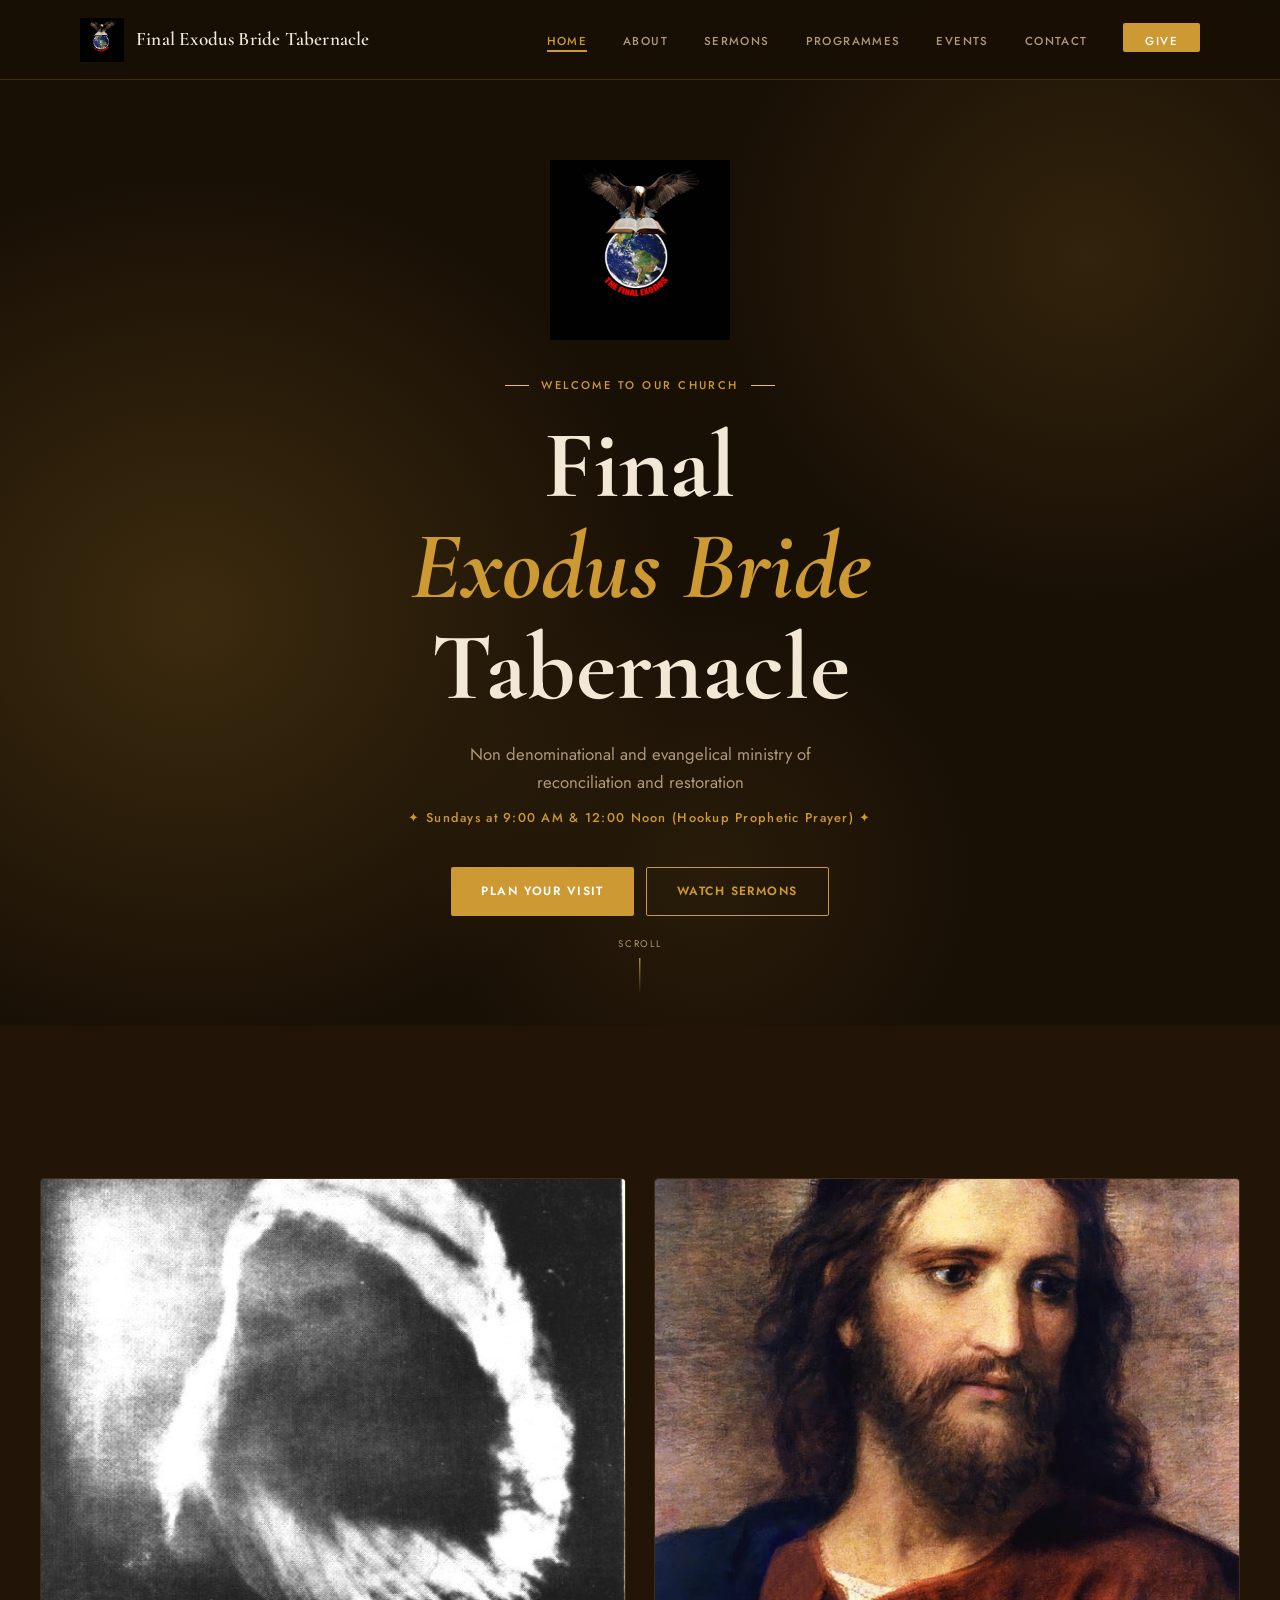
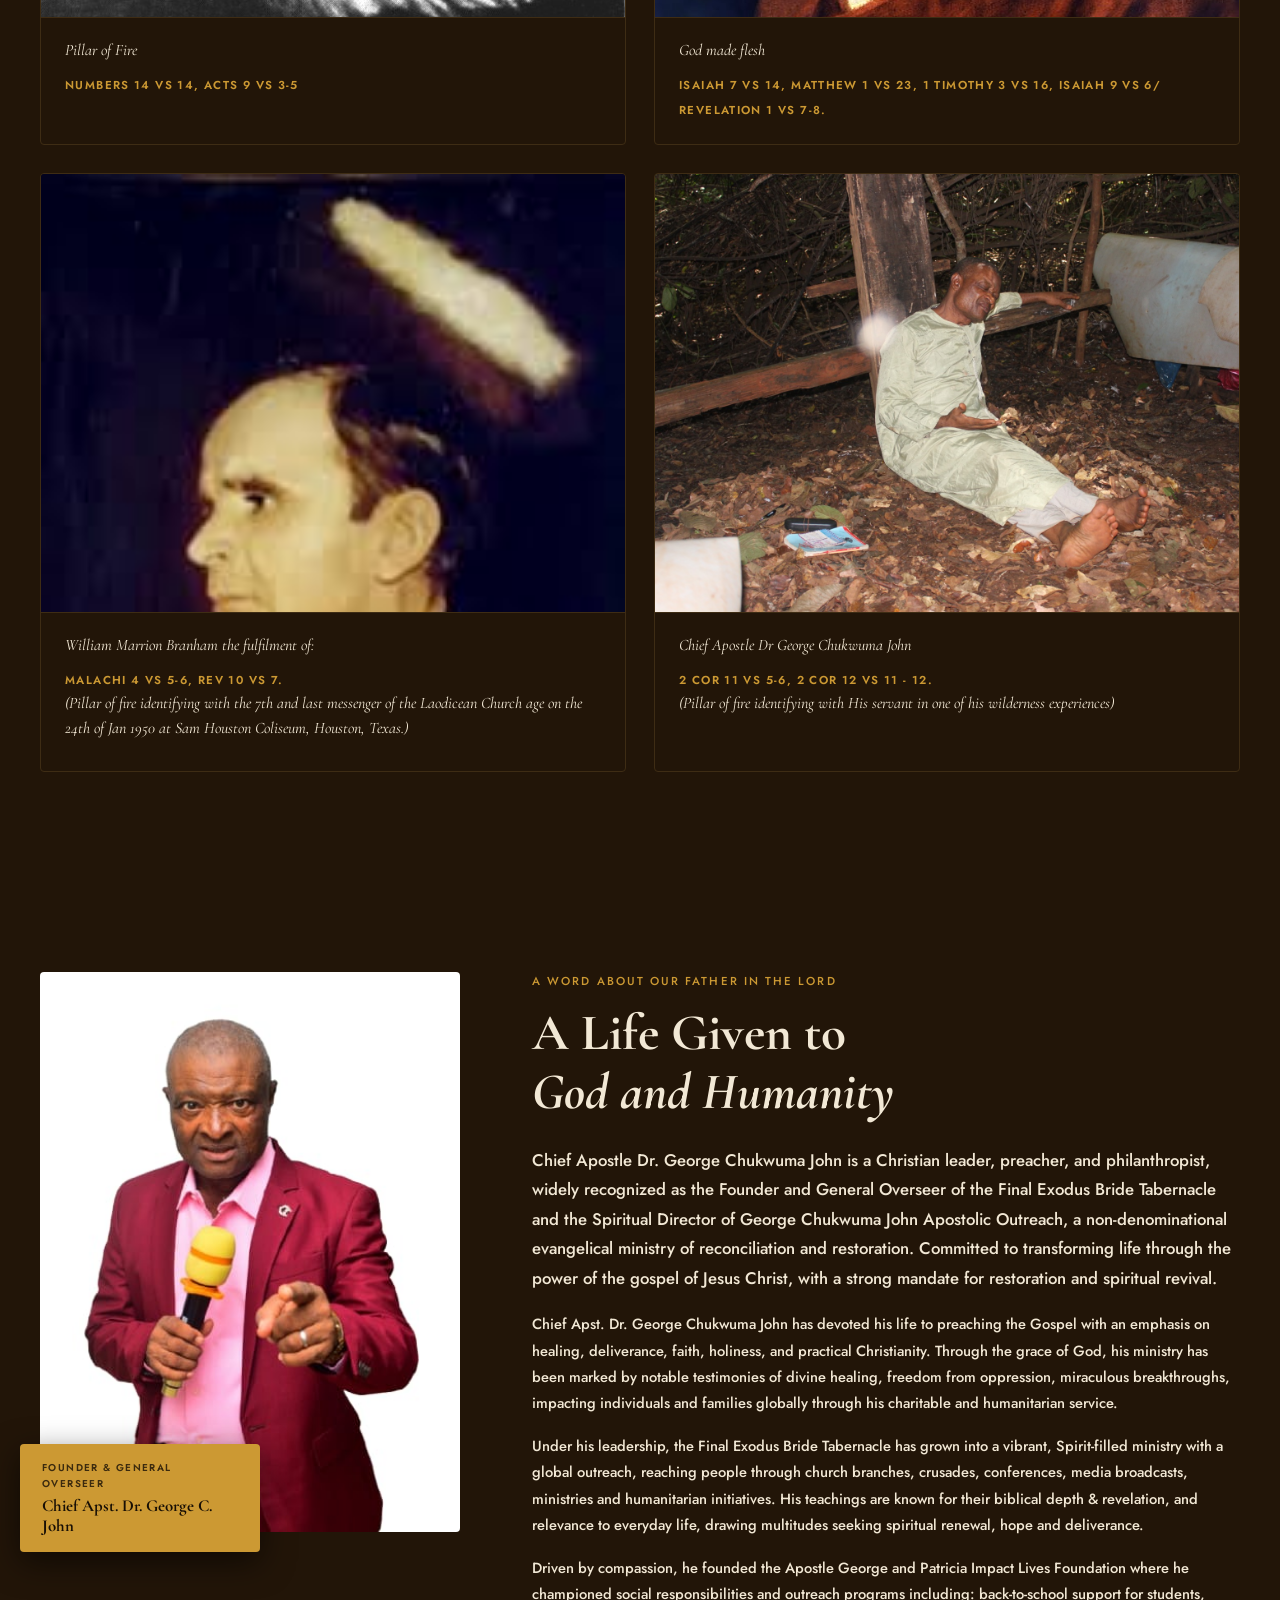
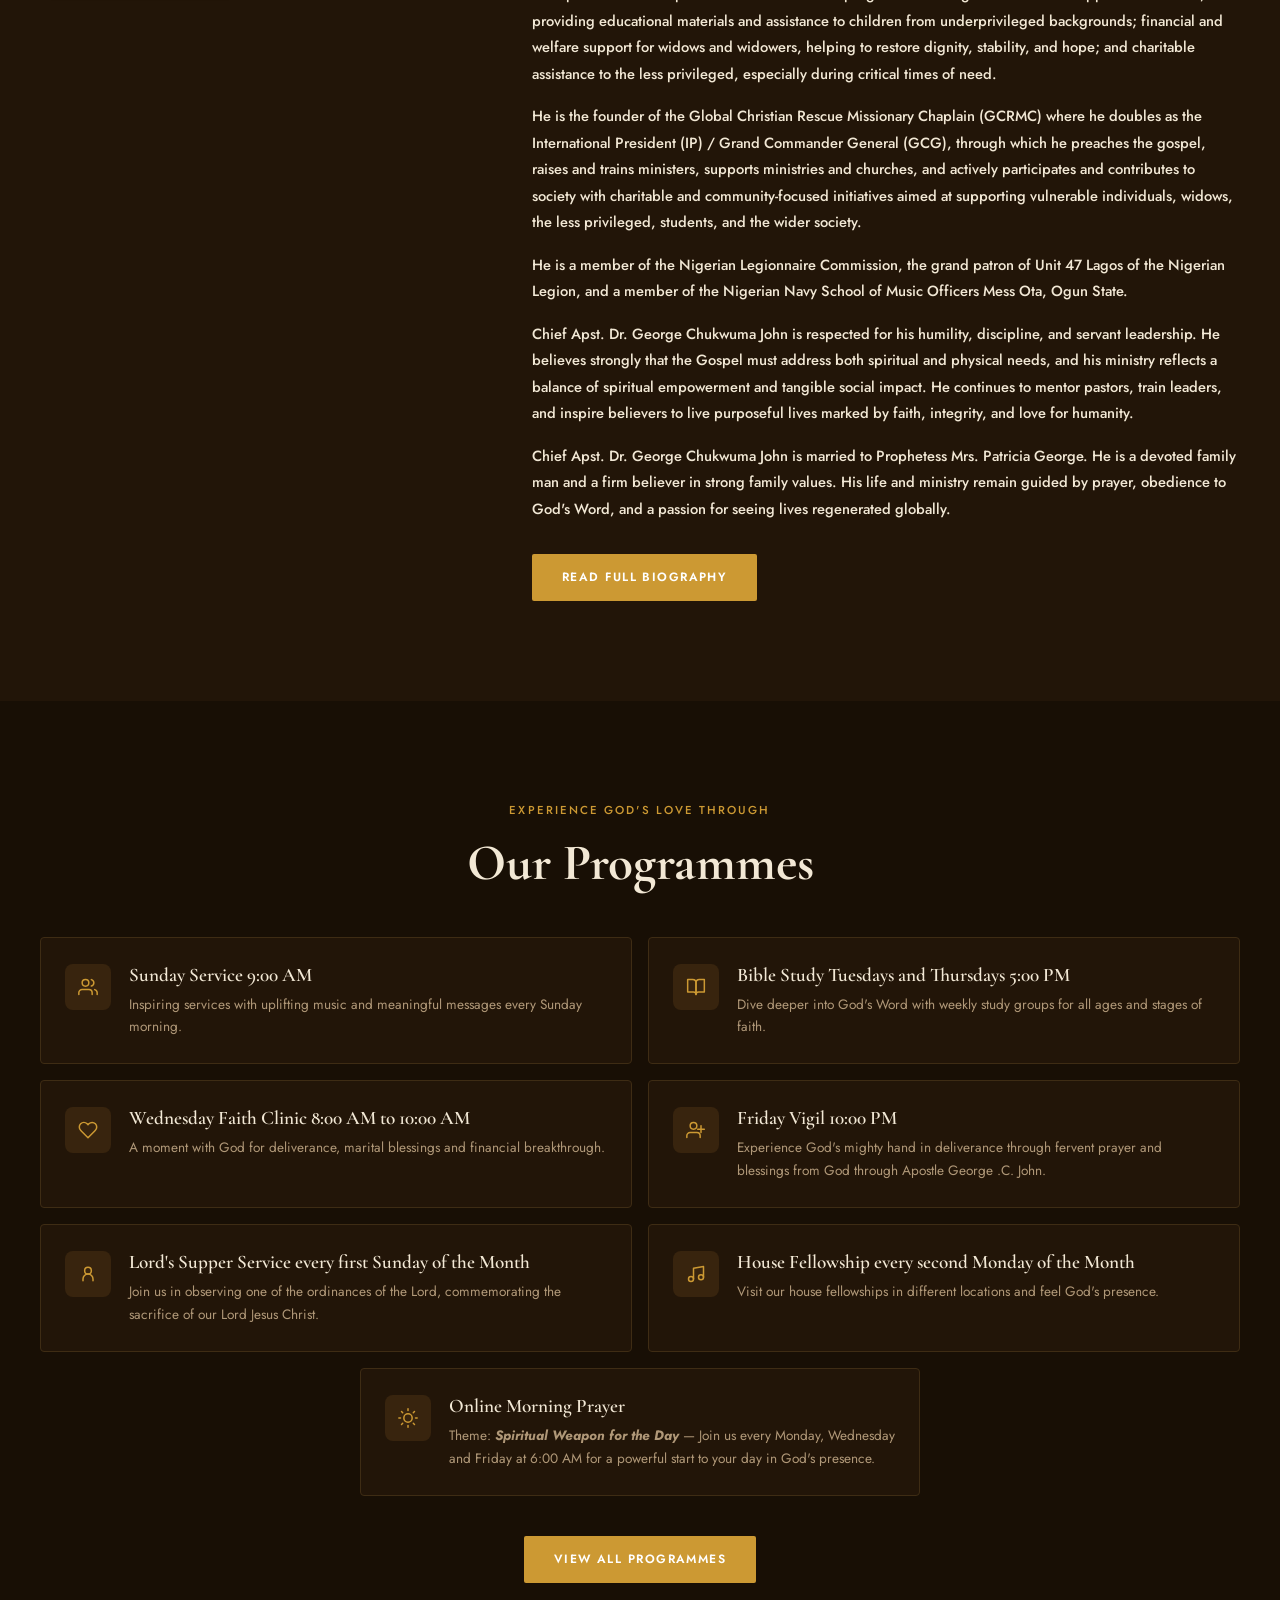
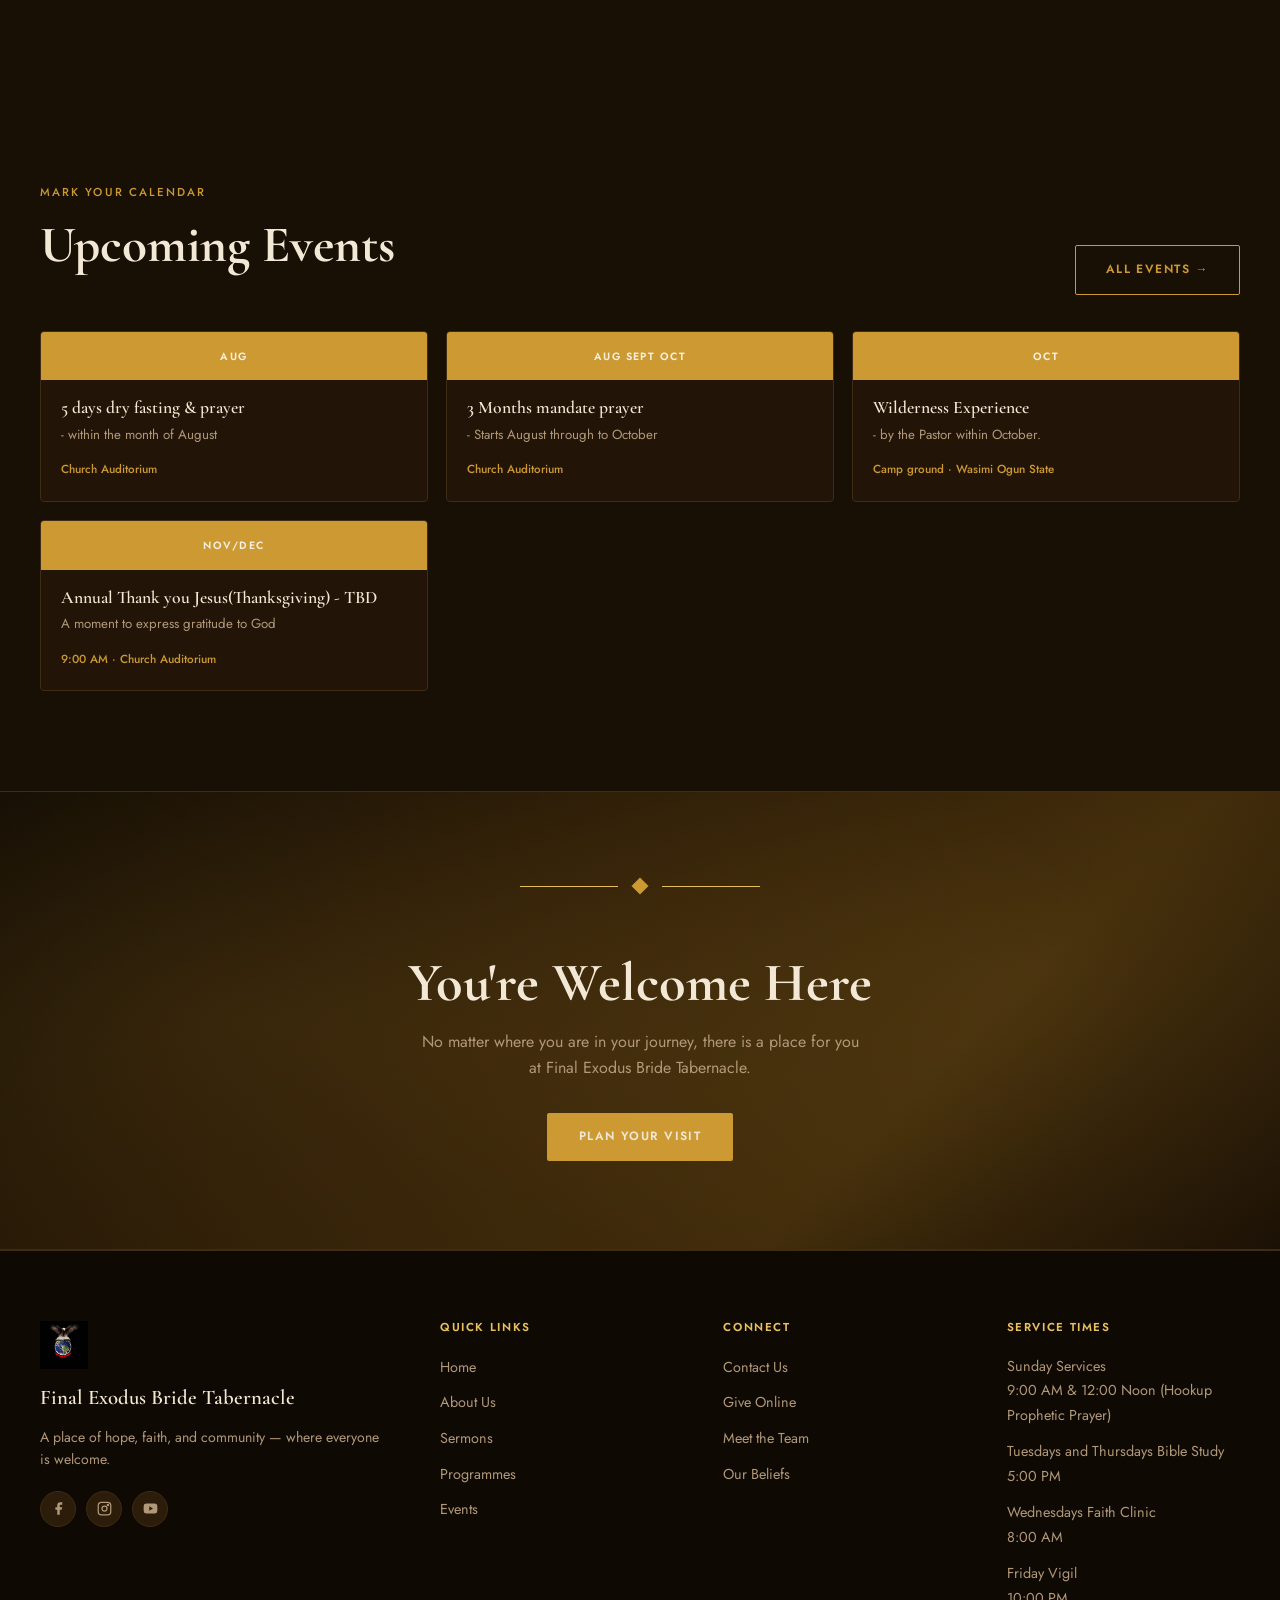
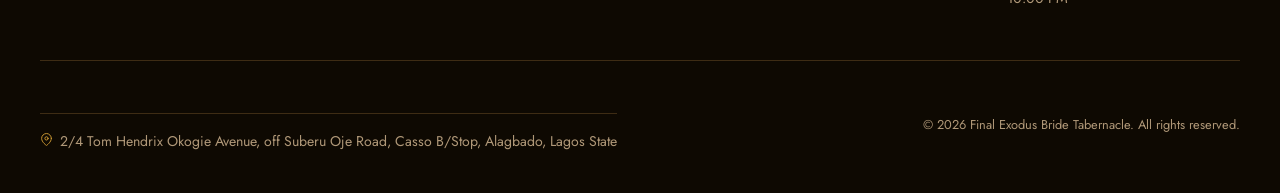
<file: index.html>
<!DOCTYPE html>
<html lang="en">
<head>
  <meta charset="UTF-8">
  <meta name="viewport" content="width=device-width, initial-scale=1.0">
  <title>Final Exodus Bride Tabernacle — Home</title>
  <link rel="preconnect" href="https://fonts.googleapis.com">
  <link rel="preconnect" href="https://fonts.gstatic.com" crossorigin>
  <link href="https://fonts.googleapis.com/css2?family=Cormorant+Garamond:ital,wght@0,400;0,500;0,600;0,700;1,400;1,600&family=Jost:wght@300;400;500;600&display=swap" rel="stylesheet">
  <link rel="icon" href="images/Logo.jpeg" type="image/jpeg">
  <link rel="stylesheet" href="assets/shared.css">
</head>
<body>

  <!-- ── NAVBAR ─────────────────────────────────────────── -->
  <nav id="navbar">
    <div class="nav-inner">
      <a href="index.html" class="nav-brand">
        <div class="nav-cross">
          <img src="images/Logo.jpeg" alt="Church Logo" class="nav-logo">
        </div>
        <span class="nav-brand-name">Final Exodus Bride Tabernacle</span>
      </a>
      <ul class="nav-links">
        <li><a href="index.html">Home</a></li>
        <li><a href="about.html">About</a></li>
        <li><a href="sermons.html">Sermons</a></li>
        <li><a href="programmes.html">Programmes</a></li>
        <li><a href="events.html">Events</a></li>
        <li><a href="contact.html">Contact</a></li>
        <li><a href="give.html" class="nav-give-btn">Give</a></li>
      </ul>
      <button class="hamburger" id="hamburger" aria-label="Toggle menu" aria-expanded="false">
        <span></span>
        <span></span>
        <span></span>
      </button>
    </div>
  </nav>

  <!-- ── MOBILE MENU ────────────────────────────────────── -->
  <div class="mobile-menu" id="mobile-menu">
    <a href="index.html">Home</a>
    <a href="about.html">About</a>
    <a href="sermons.html">Sermons</a>
    <a href="programmes.html">Programmes</a>
    <a href="events.html">Events</a>
    <a href="contact.html">Contact</a>
    <a href="give.html" class="mobile-give">Give</a>
  </div>

  <!-- ── HERO ───────────────────────────────────────────── -->
  <section class="hero">
    <div class="hero-content">
      <div class="hero-logo reveal">
        <img src="images/Logo.jpeg" alt="Final Exodus Bride Tabernacle Logo" class="hero-logo-img">
      </div>
      <p class="hero-eyebrow">Welcome to our Church</p>
      <h1 class="hero-title">Final<br><em>Exodus Bride</em><br>Tabernacle</h1>
      <p class="hero-sub">Non denominational and evangelical ministry of reconciliation and restoration</p>
      <p class="hero-times">✦ Sundays at 9:00 AM &amp; 12:00 Noon (Hookup  Prophetic Prayer) ✦</p>
      <div class="hero-ctas">
        <a href="about.html" class="btn btn-primary">Plan Your Visit</a>
        <a href="sermons.html" class="btn btn-outline">Watch Sermons</a>
      </div>
    </div>
    <div class="hero-scroll">
      <span>Scroll</span>
      <div class="scroll-line"></div>
    </div>
  </section>


 <!-- ── ABOUT TEASER ───────────────────────────────────── -->
<section class="section section-white">

    <div class="about-photo-grid">

      <div class="about-photo-tile reveal">
        <div class="about-photo-tile-img-wrap">
          <img src="images/Pillar of fire.jpeg" alt="Congregation in worship" class="about-photo-tile-img">
        </div>
        <div class="about-photo-tile-caption">
          <p class="caption-verse">Pillar of Fire</p>
          <span class="caption-ref">Numbers 14 vs 14, Acts 9 vs 3-5</span>
        </div>
      </div>

      <div class="about-photo-tile reveal">
        <div class="about-photo-tile-img-wrap">
          <img src="images/Hoffman pic of Jesus.jpeg" alt="Church community" class="about-photo-tile-img">
        </div>
        <div class="about-photo-tile-caption">
          <p class="caption-verse">God made flesh</p>
          <span class="caption-ref">Isaiah 7 vs 14, Matthew 1 vs 23, 1 Timothy 3 vs 16, Isaiah 9 vs 6/ Revelation 1 vs 7-8.</span>
        </div>
      </div>

      <div class="about-photo-tile reveal">
  <div class="about-photo-tile-img-wrap">
    <img src="images/WMB.jpeg" alt="Fellowship and community" class="about-photo-tile-img" style="object-position: center top;">
  </div>
  <div class="about-photo-tile-caption">
    <p class="caption-verse">William Marrion Branham the fulfilment of:</p>
    <span class="caption-ref">Malachi 4 vs 5-6, Rev 10 vs 7.</span>
    <p class="caption-verse">(Pillar of fire identifying with the 7th and last messenger of the Laodicean Church age on the 24th of Jan 1950 at Sam Houston Coliseum, Houston, Texas.)</p>
  </div>
</div>

      <div class="about-photo-tile reveal">
        <div class="about-photo-tile-img-wrap">
          <img src="images/Wilderness pic.jpeg" alt="Ministry in action" class="about-photo-tile-img">
        </div>
        <div class="about-photo-tile-caption">
          <p class="caption-verse">Chief Apostle Dr George Chukwuma John</p>
          <span class="caption-ref">2 cor 11 vs 5-6, 2 Cor 12 vs 11 - 12.</span>
          <p class="caption-verse">(Pillar of fire identifying with His servant in one of his wilderness experiences)</p>
        </div>
      </div>

    </div>
</section>

<!-- ── PASTOR INTRO ───────────────────────────────────── -->
<section class="section section-white">
  <div class="container">

    <div class="pastor-intro-grid">

      <!-- Image side -->
      <div class="pastor-intro-visual reveal">
        <div class="pastor-intro-img-wrap">
          <img src="images/Daddy Red suit.jpeg" alt="Chief Apostle Dr. George Chukwuma John" class="pastor-intro-img">
        </div>
        <div class="pastor-intro-badge">
          <span class="pib-role">Founder &amp; General Overseer</span>
          <span class="pib-name">Chief Apst. Dr. George C. John</span>
        </div>
      </div>

<!-- Text side -->
<div class="pastor-intro-body">

  <div class="reveal">
    <p class="section-label">A Word About Our Father in the Lord</p>
    <h2 class="section-title">A Life Given to<br><em>God and Humanity</em></h2>
  </div>

  <p class="pastor-intro-lead reveal">Chief Apostle Dr. George Chukwuma John is a Christian leader, preacher, and philanthropist, widely recognized as the Founder and General Overseer of the Final Exodus Bride Tabernacle and the Spiritual Director of George Chukwuma John Apostolic Outreach, a non-denominational evangelical ministry of reconciliation and restoration. Committed to transforming life through the power of the gospel of Jesus Christ, with a strong mandate for restoration and spiritual revival.</p>

  <p class="pastor-intro-text reveal">Chief Apst. Dr. George Chukwuma John has devoted his life to preaching the Gospel with an emphasis on healing, deliverance, faith, holiness, and practical Christianity. Through the grace of God, his ministry has been marked by notable testimonies of divine healing, freedom from oppression, miraculous breakthroughs, impacting individuals and families globally through his charitable and humanitarian service.</p>

  <p class="pastor-intro-text reveal">Under his leadership, the Final Exodus Bride Tabernacle has grown into a vibrant, Spirit-filled ministry with a global outreach, reaching people through church branches, crusades, conferences, media broadcasts, ministries and humanitarian initiatives. His teachings are known for their biblical depth &amp; revelation, and relevance to everyday life, drawing multitudes seeking spiritual renewal, hope and deliverance.</p>

  <p class="pastor-intro-text reveal">Driven by compassion, he founded the Apostle George and Patricia Impact Lives Foundation where he championed social responsibilities and outreach programs including: back-to-school support for students, providing educational materials and assistance to children from underprivileged backgrounds; financial and welfare support for widows and widowers, helping to restore dignity, stability, and hope; and charitable assistance to the less privileged, especially during critical times of need.</p>

  <p class="pastor-intro-text reveal">He is the founder of the Global Christian Rescue Missionary Chaplain (GCRMC) where he doubles as the International President (IP) / Grand Commander General (GCG), through which he preaches the gospel, raises and trains ministers, supports ministries and churches, and actively participates and contributes to society with charitable and community-focused initiatives aimed at supporting vulnerable individuals, widows, the less privileged, students, and the wider society.</p>

  <p class="pastor-intro-text reveal">He is a member of the Nigerian Legionnaire Commission, the grand patron of Unit 47 Lagos of the Nigerian Legion, and a member of the Nigerian Navy School of Music Officers Mess Ota, Ogun State.</p>

  <p class="pastor-intro-text reveal">Chief Apst. Dr. George Chukwuma John is respected for his humility, discipline, and servant leadership. He believes strongly that the Gospel must address both spiritual and physical needs, and his ministry reflects a balance of spiritual empowerment and tangible social impact. He continues to mentor pastors, train leaders, and inspire believers to live purposeful lives marked by faith, integrity, and love for humanity.</p>

  <p class="pastor-intro-text reveal">Chief Apst. Dr. George Chukwuma John is married to Prophetess Mrs. Patricia George. He is a devoted family man and a firm believer in strong family values. His life and ministry remain guided by prayer, obedience to God's Word, and a passion for seeing lives regenerated globally.</p>

  <div class="reveal" style="margin-top: 32px;">
    <a href="about.html" class="btn btn-primary">Read Full Biography</a>
  </div>

</div>
    </div>

  </div>
</section>



  <!-- ── MINISTRIES ─────────────────────────────────────── -->
  <section class="section section-bg">
    <div class="container">

      <div class="section-header reveal">
        <p class="section-label">Experience God's Love through</p>
        <h2 class="section-title">Our Programmes</h2>
      </div>

      <div class="ministries-grid">

        <div class="ministry-card reveal">
          <div class="ministry-icon">
            <svg viewBox="0 0 24 24" fill="none" stroke="currentColor" stroke-width="1.8" stroke-linecap="round" stroke-linejoin="round" width="20" height="20">
              <path d="M17 21v-2a4 4 0 0 0-4-4H5a4 4 0 0 0-4 4v2"/>
              <circle cx="9" cy="7" r="4"/>
              <path d="M23 21v-2a4 4 0 0 0-3-3.87"/>
              <path d="M16 3.13a4 4 0 0 1 0 7.75"/>
            </svg>
          </div>
          <div class="ministry-text">
            <h3>Sunday Service 9:00 AM</h3>
            <p>Inspiring services with uplifting music and meaningful messages every Sunday morning.</p>
          </div>
        </div>

        <div class="ministry-card reveal">
          <div class="ministry-icon">
            <svg viewBox="0 0 24 24" fill="none" stroke="currentColor" stroke-width="1.8" stroke-linecap="round" stroke-linejoin="round" width="20" height="20">
              <path d="M2 3h6a4 4 0 0 1 4 4v14a3 3 0 0 0-3-3H2z"/>
              <path d="M22 3h-6a4 4 0 0 0-4 4v14a3 3 0 0 1 3-3h7z"/>
            </svg>
          </div>
          <div class="ministry-text">
            <h3>Bible Study Tuesdays and Thursdays 5:00 PM</h3>
            <p>Dive deeper into God's Word with weekly study groups for all ages and stages of faith.</p>
          </div>
        </div>

        <div class="ministry-card reveal">
          <div class="ministry-icon">
            <svg viewBox="0 0 24 24" fill="none" stroke="currentColor" stroke-width="1.8" stroke-linecap="round" stroke-linejoin="round" width="20" height="20">
              <path d="M20.84 4.61a5.5 5.5 0 0 0-7.78 0L12 5.67l-1.06-1.06a5.5 5.5 0 0 0-7.78 7.78l1.06 1.06L12 21.23l7.78-7.78 1.06-1.06a5.5 5.5 0 0 0 0-7.78z"/>
            </svg>
          </div>
          <div class="ministry-text">
            <h3>Wednesday Faith Clinic 8:00 AM to 10:00 AM</h3>
            <p>A moment with God for deliverance, marital blessings and financial breakthrough.</p>
          </div>
        </div>

        <div class="ministry-card reveal">
          <div class="ministry-icon">
            <svg viewBox="0 0 24 24" fill="none" stroke="currentColor" stroke-width="1.8" stroke-linecap="round" stroke-linejoin="round" width="20" height="20">
              <path d="M17 21v-2a4 4 0 0 0-4-4H5a4 4 0 0 0-4 4v2"/>
              <circle cx="9" cy="7" r="4"/>
              <line x1="14" y1="11" x2="22" y2="11"/>
              <line x1="18" y1="7"  x2="18" y2="15"/>
            </svg>
          </div>
          <div class="ministry-text">
            <h3>Friday Vigil 10:00 PM</h3>
            <p>Experience God's mighty hand in deliverance through fervent prayer and blessings from God through Apostle George .C. John.</p>
          </div>
        </div>

        <div class="ministry-card reveal">
          <div class="ministry-icon">
            <svg viewBox="0 0 24 24" fill="none" stroke="currentColor" stroke-width="1.8" stroke-linecap="round" stroke-linejoin="round" width="20" height="20">
              <circle cx="12" cy="8" r="4"/>
              <path d="M6 20v-2a6 6 0 0 1 12 0v2"/>
            </svg>
          </div>
          <div class="ministry-text">
            <h3>Lord's Supper Service every first Sunday of the Month</h3>
            <p>Join us in observing one of the ordinances of the Lord, commemorating the sacrifice of our Lord Jesus Christ.</p>
          </div>
        </div>

        <div class="ministry-card reveal">
          <div class="ministry-icon">
            <svg viewBox="0 0 24 24" fill="none" stroke="currentColor" stroke-width="1.8" stroke-linecap="round" stroke-linejoin="round" width="20" height="20">
              <path d="M9 18V5l12-2v13"/>
              <circle cx="6"  cy="18" r="3"/>
              <circle cx="18" cy="16" r="3"/>
            </svg>
          </div>
          <div class="ministry-text">
            <h3>House Fellowship every second Monday of the Month</h3>
            <p>Visit our house fellowships in different locations and feel God's presence.</p>
          </div>
        </div>

        <div class="ministry-card reveal ministry-card-center">
          <div class="ministry-icon">
            <svg viewBox="0 0 24 24" fill="none" stroke="currentColor" stroke-width="1.8" stroke-linecap="round" stroke-linejoin="round" width="20" height="20">
              <path d="M12 1v2M12 21v2M4.22 4.22l1.42 1.42M18.36 18.36l1.42 1.42M1 12h2M21 12h2M4.22 19.78l1.42-1.42M18.36 5.64l1.42-1.42"/>
              <circle cx="12" cy="12" r="5"/>
            </svg>
          </div>
          <div class="ministry-text">
            <h3>Online Morning Prayer</h3>
            <p>Theme: <em><b>Spiritual Weapon for the Day</b></em> — Join us every Monday, Wednesday and Friday at 6:00 AM for a powerful start to your day in God's presence.</p>
          </div>
        </div>

      </div>

      <div class="section-footer reveal">
        <a href="programmes.html" class="btn btn-primary">View All Programmes</a>
      </div>

    </div>
  </section>


  <!-- ── EVENTS TEASER ──────────────────────────────────── -->
  <section class="section section-bg">
    <div class="container">

      <div class="events-header">
        <div class="reveal">
          <p class="section-label">Mark Your Calendar</p>
          <h2 class="section-title">Upcoming Events</h2>
        </div>
        <a href="events.html" class="btn btn-outline reveal">All Events →</a>
      </div>

      <div class="events-row">

        <div class="card clip event-card reveal">
          <div class="event-date-badge">
            <span class="day"></span>
            <span class="month">Aug</span>
          </div>
          <div class="event-body">
            <h3>5 days dry fasting & prayer</h3>
            <p>- within the month of August</p>
            <span class="event-meta">Church Auditorium</span>
          </div>
        </div>

        <div class="card clip event-card reveal">
          <div class="event-date-badge">
            <span class="day"></span>
            <span class="month">Aug Sept Oct</span>
          </div>
          <div class="event-body">
            <h3>3 Months mandate prayer</h3>
            <p>- Starts August through to October</p>
            <span class="event-meta">Church Auditorium</span>
          </div>
        </div>

        <div class="card clip event-card reveal">
          <div class="event-date-badge">
            <span class="day"></span>
            <span class="month">Oct</span>
          </div>
          <div class="event-body">
            <h3>Wilderness Experience</h3>
            <p>- by the Pastor within October.</p>
            <span class="event-meta">Camp ground · Wasimi Ogun State</span>
          </div>
        </div>

        <div class="card clip event-card reveal">
          <div class="event-date-badge">
            <span class="day"></span>
            <span class="month">Nov/Dec</span>
          </div>
          <div class="event-body">
            <h3>Annual Thank you Jesus(Thanksgiving) - TBD</h3>
            <p>A moment to express gratitude to God</p>
            <span class="event-meta">9:00 AM · Church Auditorium</span>
          </div>
        </div>

      </div>
    </div>
  </section>

  <!-- ── CTA BANNER ─────────────────────────────────────── -->
  <div class="cta-banner">
    <div class="ornament"><div class="ornament-cross"></div></div>
    <h2 class="reveal">You're Welcome Here</h2>
    <p class="reveal">No matter where you are in your journey, there is a place for you at Final Exodus Bride Tabernacle.</p>
    <a href="contact.html" class="btn-light reveal">Plan Your Visit</a>
  </div>

 <!-- ── FOOTER ──────────────────────────────────────────── -->
  <footer>
    <div class="footer-inner">
      <div class="footer-grid">

        <div class="footer-brand">
          <div class="nav-cross">
          <img src="images/Logo.jpeg" alt="Church Logo" class="nav-logo">
        </div>
          <p class="footer-brand-name">Final Exodus Bride Tabernacle</p>
          <p class="footer-tagline">A place of hope, faith, and community — where everyone is welcome.</p>
          <div class="footer-socials">

            <!-- PASTE FACEBOOK LINK BELOW -->
            <a href="https://www.facebook.com/share/1DDiYf6oc4/" target="_blank" rel="noopener" class="footer-social" aria-label="Facebook">
              <svg viewBox="0 0 24 24" fill="currentColor" width="15" height="15">
                <path d="M18 2h-3a5 5 0 0 0-5 5v3H7v4h3v8h4v-8h3l1-4h-4V7a1 1 0 0 1 1-1h3z"/>
              </svg>
            </a>

            <!-- PASTE INSTAGRAM LINK BELOW -->
            <a href="YOUR_INSTAGRAM_LINK_HERE" target="_blank" rel="noopener" class="footer-social" aria-label="Instagram">
              <svg viewBox="0 0 24 24" fill="none" stroke="currentColor" stroke-width="2" width="15" height="15">
                <rect x="2" y="2" width="20" height="20" rx="5"/>
                <circle cx="12" cy="12" r="4"/>
                <circle cx="17.5" cy="6.5" r="1" fill="currentColor"/>
              </svg>
            </a>

            <!-- PASTE YOUTUBE LINK BELOW -->
            <a href="http://www.youtube.com/@thefinalexodusbridetv6931" target="_blank" rel="noopener" class="footer-social" aria-label="YouTube">
              <svg viewBox="0 0 24 24" fill="currentColor" width="15" height="15">
                <path d="M22.54 6.42a2.78 2.78 0 0 0-1.95-1.96C18.88 4 12 4 12 4s-6.88 0-8.59.46A2.78 2.78 0 0 0 1.46 6.42 29 29 0 0 0 1 12a29 29 0 0 0 .46 5.58 2.78 2.78 0 0 0 1.95 1.95C5.12 20 12 20 12 20s6.88 0 8.59-.47a2.78 2.78 0 0 0 1.95-1.95A29 29 0 0 0 23 12a29 29 0 0 0-.46-5.58zM10 15.5v-7l6 3.5-6 3.5z"/>
              </svg>
            </a>

          </div>
        </div>

        <div class="footer-col">
          <h4>Quick Links</h4>
          <ul>
            <li><a href="index.html">Home</a></li>
            <li><a href="about.html">About Us</a></li>
            <li><a href="sermons.html">Sermons</a></li>
            <li><a href="programmes.html">Programmes</a></li>
            <li><a href="events.html">Events</a></li>
          </ul>
        </div>

        <div class="footer-col">
          <h4>Connect</h4>
          <ul>
            <li><a href="contact.html">Contact Us</a></li>
            <li><a href="give.html">Give Online</a></li>
            <li><a href="about.html#team">Meet the Team</a></li>
            <li><a href="about.html#beliefs">Our Beliefs</a></li>
          </ul>
        </div>

        <div class="footer-col">
          <h4>Service Times</h4>
          <p>Sunday Services<br>9:00 AM &amp; 12:00 Noon (Hookup Prophetic Prayer)</p>
          <p>Tuesdays and Thursdays Bible Study<br>5:00 PM</p>
          <p>Wednesdays Faith Clinic<br>8:00 AM</p>
          <p>Friday Vigil<br>10:00 PM</p>
        </div>

      </div>

      <div class="footer-bottom">
        <p class="footer-address">
          <svg viewBox="0 0 24 24" fill="none" stroke="currentColor" stroke-width="1.8" stroke-linecap="round" stroke-linejoin="round" width="13" height="13"><path d="M21 10c0 7-9 13-9 13s-9-6-9-13a9 9 0 0 1 18 0z"/><circle cx="12" cy="10" r="3"/></svg>
          2/4 Tom Hendrix Okogie Avenue, off Suberu Oje Road, Casso B/Stop, Alagbado, Lagos State
        </p>
        <span>© <span id="copyright-year"></span> Final Exodus Bride Tabernacle. All rights reserved.</span>
      </div>

    </div>
  </footer>

  <script src="assets/shared.js"></script>

</body>
</html>
</file>
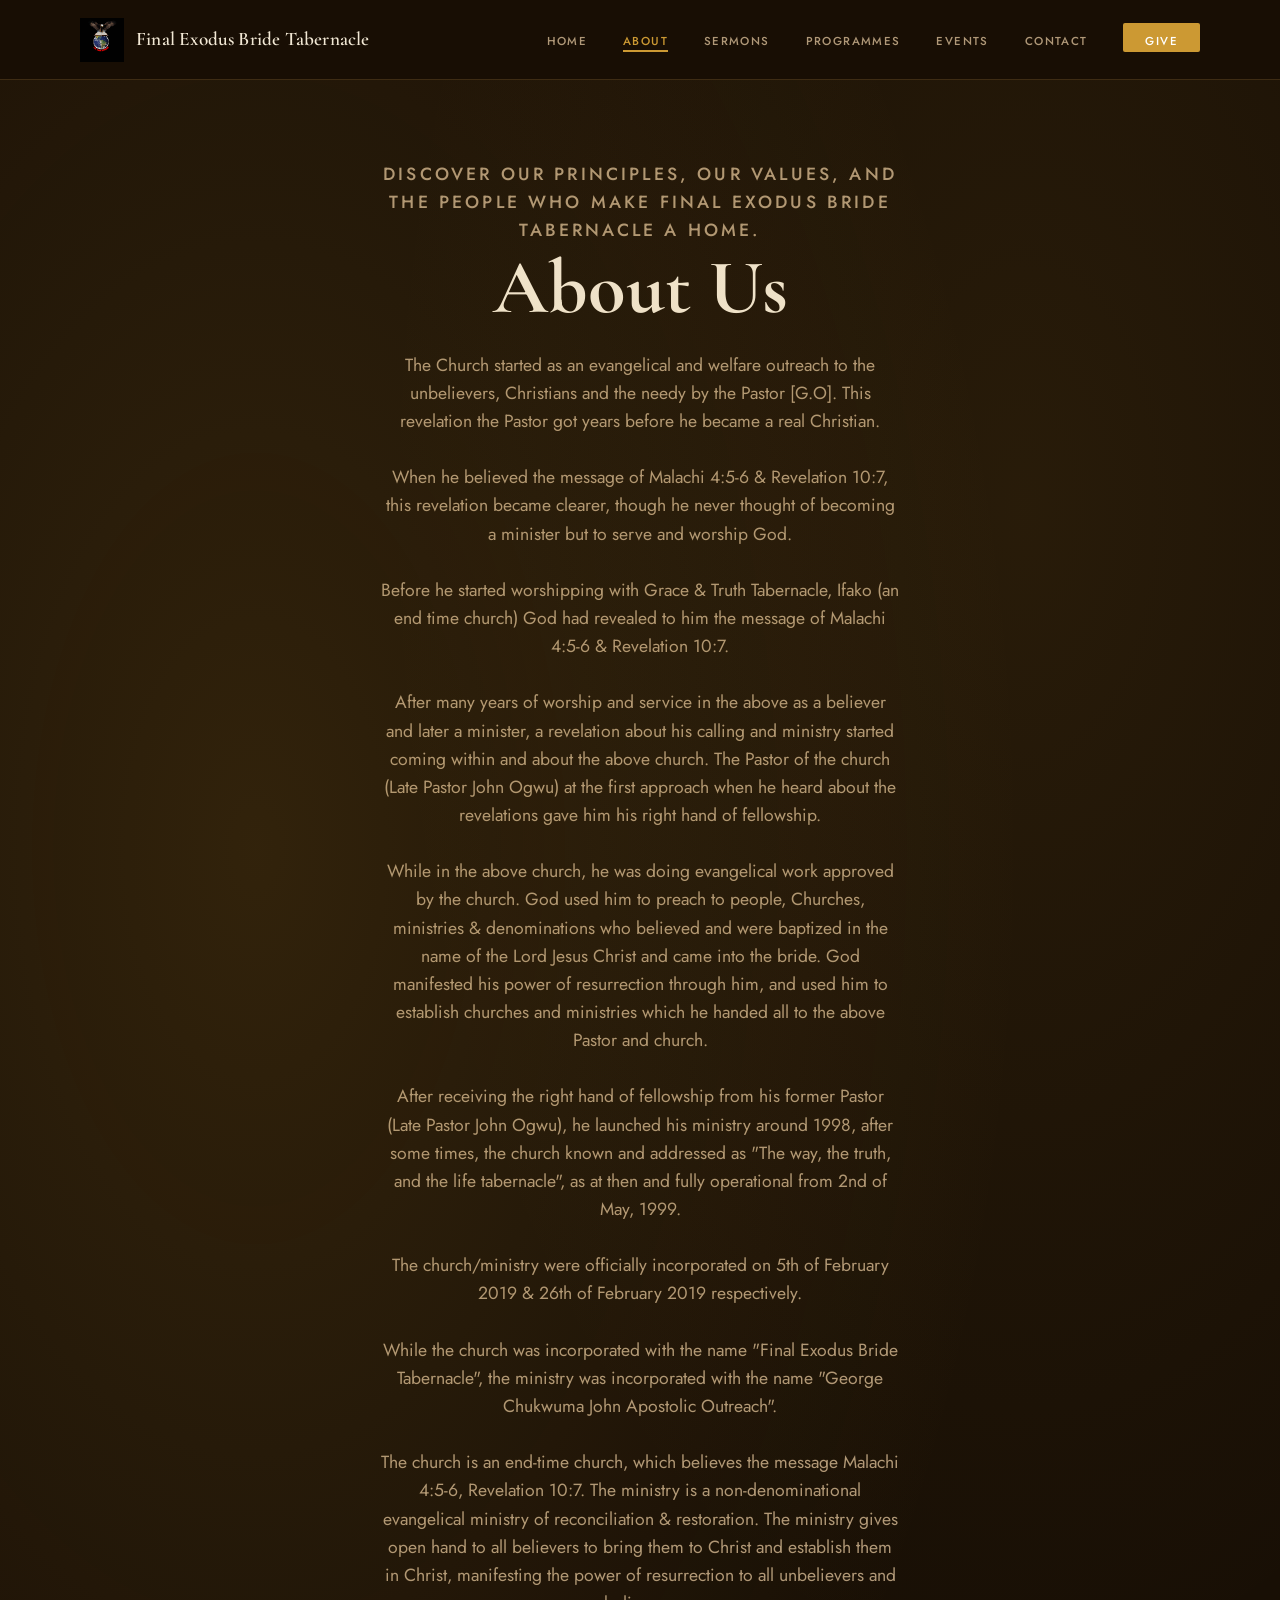
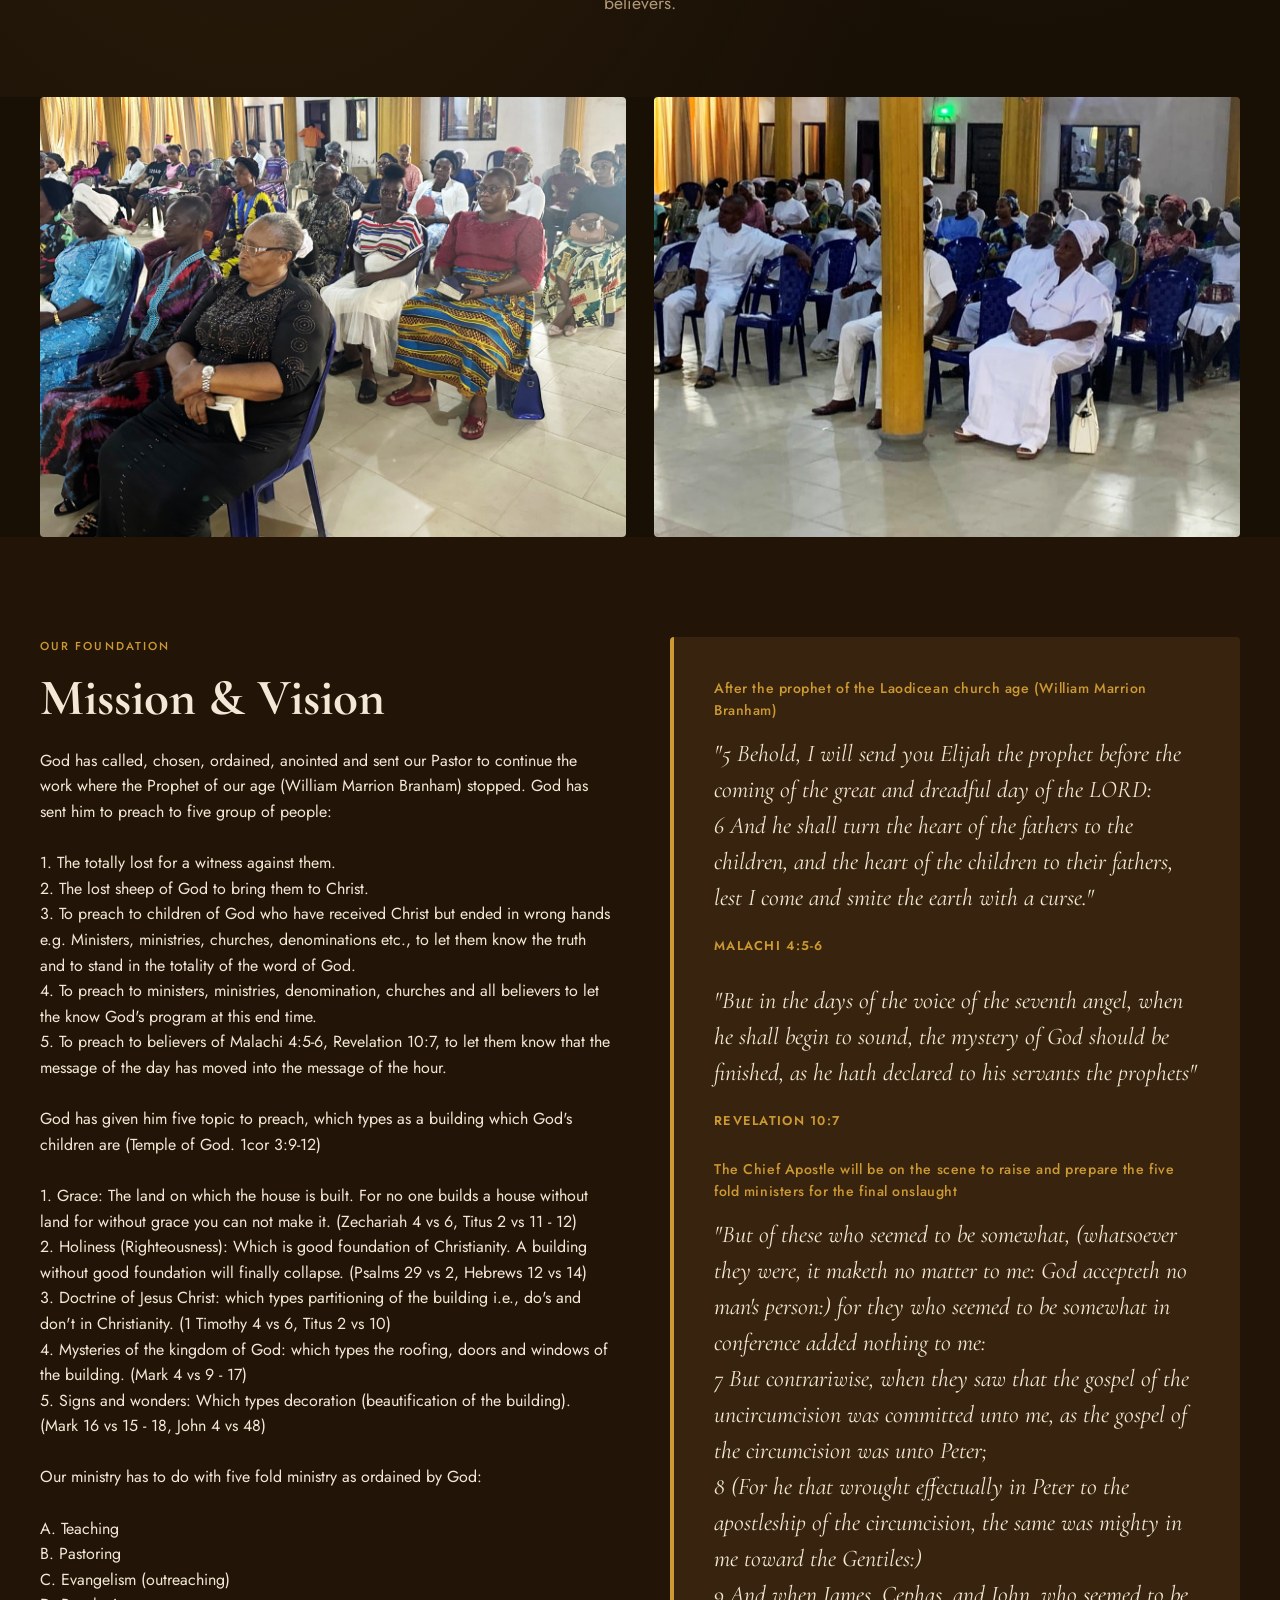
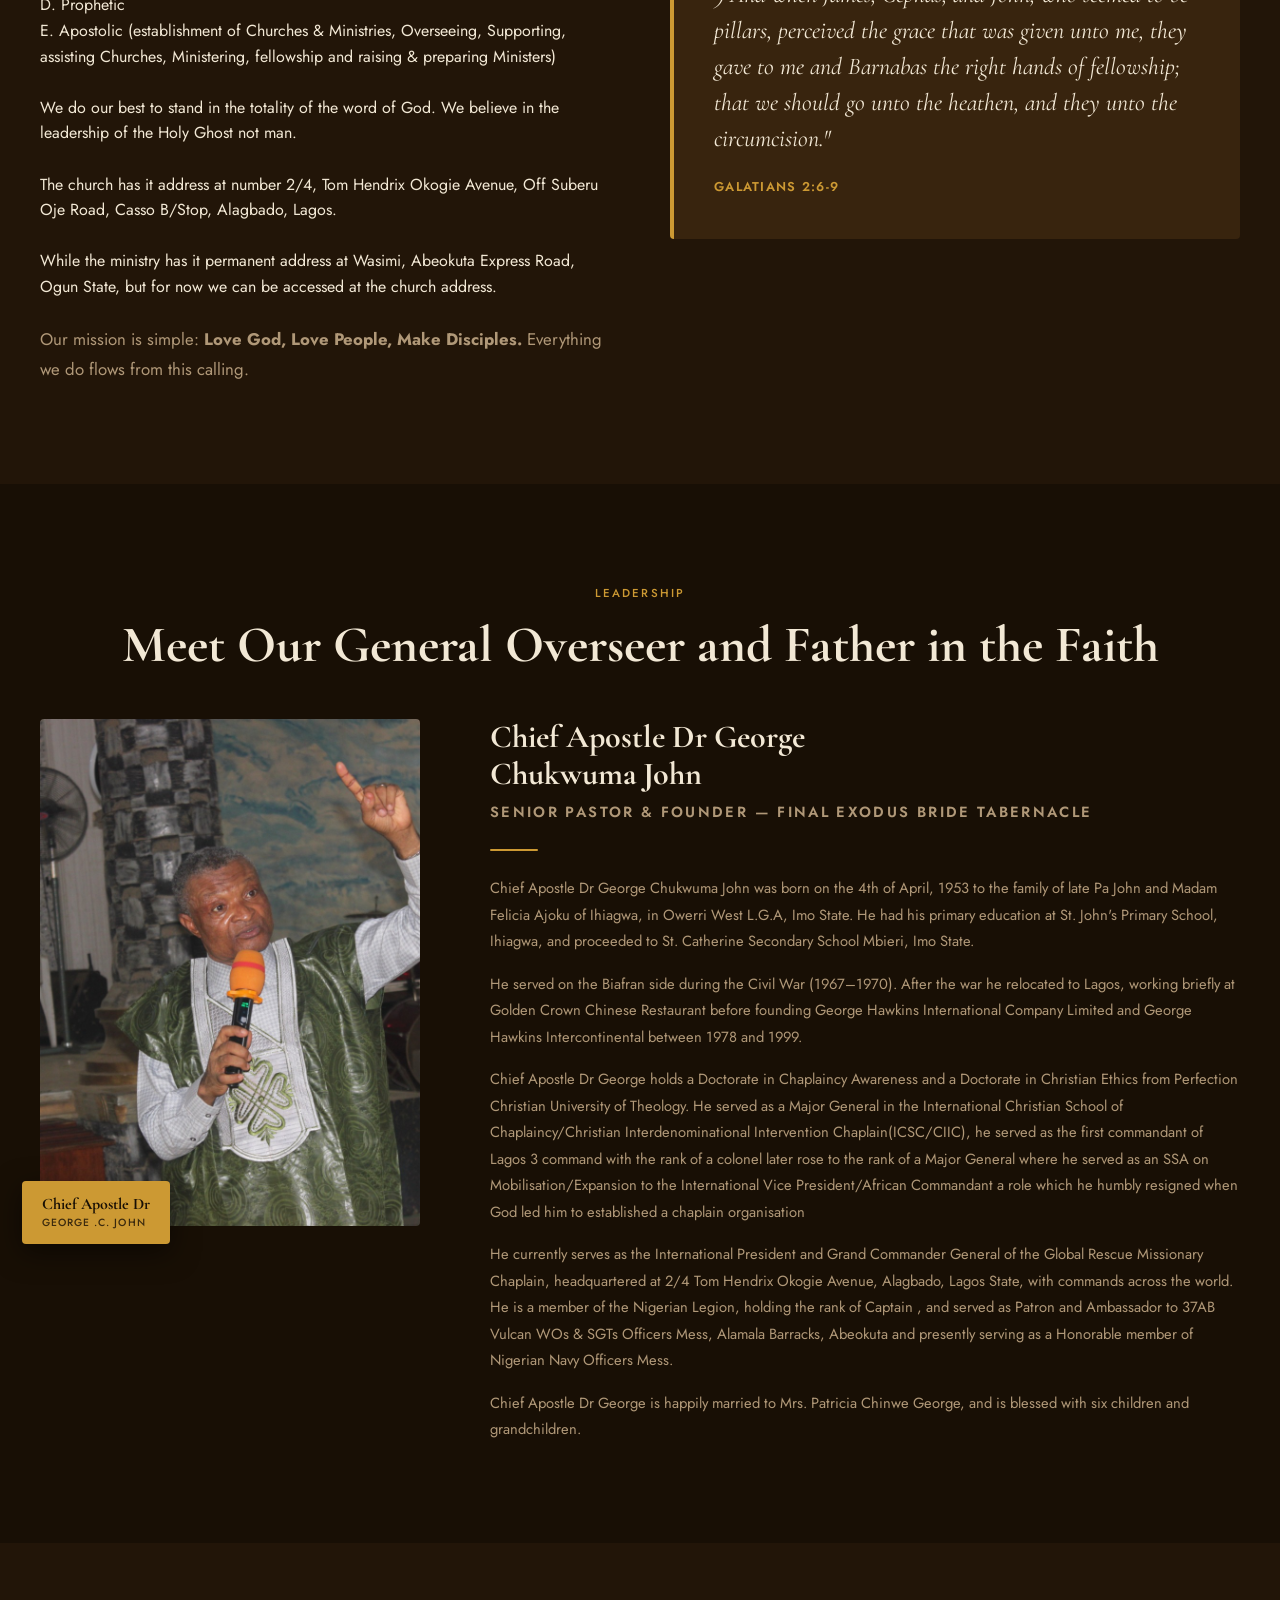
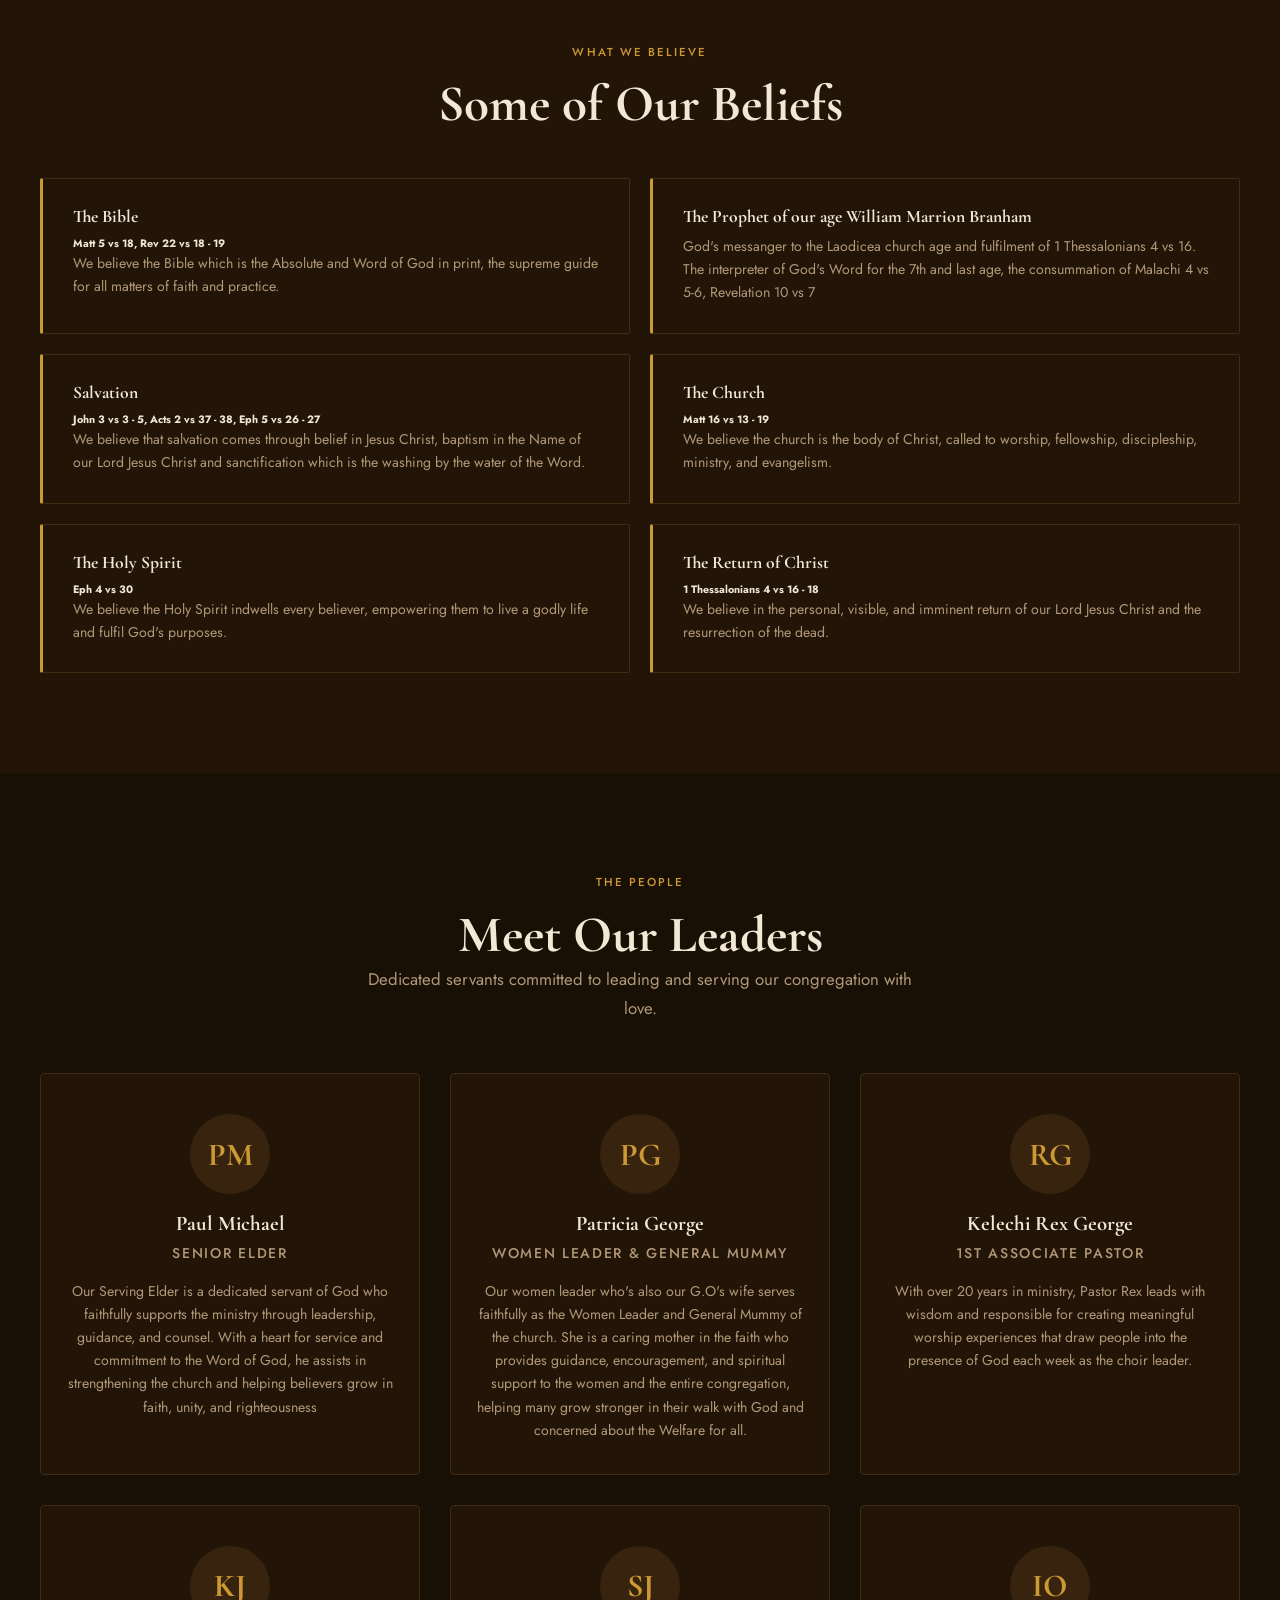
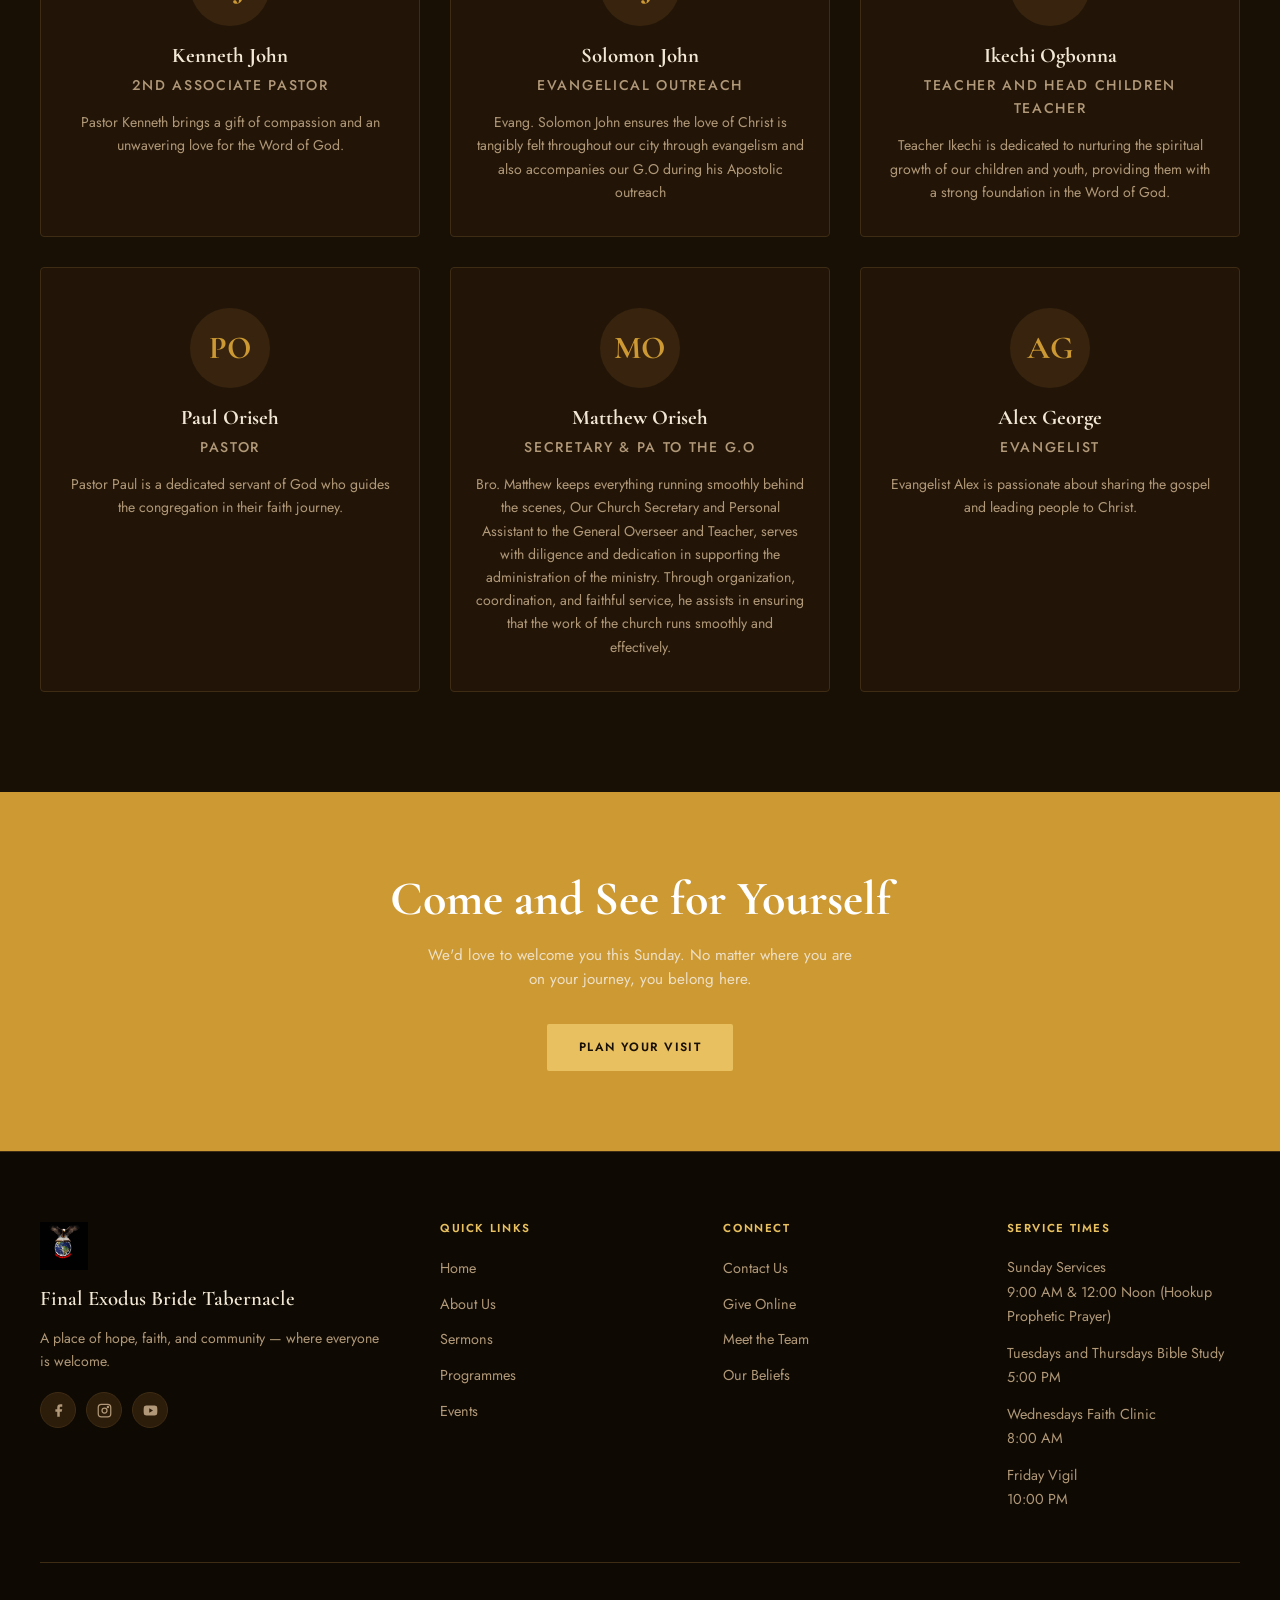
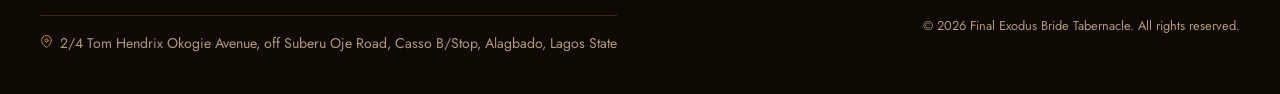
<file: about.html>
<!DOCTYPE html>
<html lang="en">
<head>
  <meta charset="UTF-8">
  <meta name="viewport" content="width=device-width, initial-scale=1.0">
  <title>Final Exodus Bride Tabernacle — Home</title>
  <link rel="preconnect" href="https://fonts.googleapis.com">
  <link rel="preconnect" href="https://fonts.gstatic.com" crossorigin>
  <link href="https://fonts.googleapis.com/css2?family=Cormorant+Garamond:ital,wght@0,400;0,500;0,600;0,700;1,400;1,600&family=Jost:wght@300;400;500;600&display=swap" rel="stylesheet">
  <link rel="icon" href="images/Logo.jpeg" type="image/jpeg">
  <link rel="stylesheet" href="assets/shared.css">
</head>
<body>

   <!-- ── NAVBAR ─────────────────────────────────────────── -->
  <nav id="navbar">
    <div class="nav-inner">
      <a href="index.html" class="nav-brand">
        <div class="nav-cross">
          <img src="images/Logo.jpeg" alt="Church Logo" class="nav-logo">
        </div>
        <span class="nav-brand-name">Final Exodus Bride Tabernacle</span>
      </a>
      <ul class="nav-links">
        <li><a href="index.html">Home</a></li>
        <li><a href="about.html">About</a></li>
        <li><a href="sermons.html">Sermons</a></li>
        <li><a href="programmes.html">Programmes</a></li>
        <li><a href="events.html">Events</a></li>
        <li><a href="contact.html">Contact</a></li>
        <li><a href="give.html" class="nav-give-btn">Give</a></li>
      </ul>
      <button class="hamburger" id="hamburger" aria-label="Toggle menu" aria-expanded="false">
        <span></span>
        <span></span>
        <span></span>
      </button>
    </div>
  </nav>

  <!-- ── MOBILE MENU ────────────────────────────────────── -->
  <div class="mobile-menu" id="mobile-menu">
    <a href="index.html">Home</a>
    <a href="about.html">About</a>
    <a href="sermons.html">Sermons</a>
    <a href="programmes.html">Programmes</a>
    <a href="events.html">Events</a>
    <a href="contact.html">Contact</a>
    <a href="give.html" class="mobile-give">Give</a>
  </div>

  <!-- ── PAGE HEADER ────────────────────────────────────── -->
  <div class="page-header">
    <p class="page-header-label">Discover our principles, our values, and the people who make Final Exodus Bride Tabernacle a home.</p>
    <h1>About Us</h1>
    <p>
The Church started as an evangelical and welfare outreach to the unbelievers, Christians and the needy by the Pastor [G.O]. This revelation the Pastor got years before he became a real Christian.<br><br>

When he believed the message of Malachi 4:5-6 & Revelation 10:7, this revelation became clearer, though he never thought of becoming a minister but to serve and worship God.<br><br>

Before he started worshipping with Grace & Truth Tabernacle, Ifako (an end time church) God had revealed to him the message of Malachi 4:5-6 & Revelation 10:7.<br><br>

After many years of worship and service in the above as a believer and later a minister, a revelation about his calling and ministry started coming within and about the above church. The Pastor of the church (Late Pastor John Ogwu) at the first approach when he heard about the revelations gave him his right hand of fellowship.<br><br>

While in the above church, he was doing evangelical work approved by the church. God used him to preach to people, Churches, ministries & denominations who believed and were baptized in the name of the Lord Jesus Christ and came into the bride. God manifested his power of resurrection through him, and used him to establish churches and ministries which he handed all to the above Pastor and church.<br><br>

After receiving the right hand of fellowship from his former Pastor (Late Pastor John Ogwu), he launched his ministry around 1998, after some times, the church known and addressed as "The way, the truth, and the life tabernacle", as at then and fully operational from 2nd of May, 1999.<br><br>

The church/ministry were officially incorporated on 5th of February 2019 & 26th of February 2019 respectively.<br><br>

While the church was incorporated with the name "Final Exodus Bride Tabernacle", the ministry was incorporated with the name "George Chukwuma John Apostolic Outreach".<br><br>

The church is an end-time church, which believes the message Malachi 4:5-6, Revelation 10:7. The ministry is a non-denominational evangelical ministry of reconciliation & restoration. The ministry gives open hand to all believers to bring them to Christ and establish them in Christ, manifesting the power of resurrection to all unbelievers and believers.
</p>
  </div>

  <!-- ABOUT PHOTO PAIR -->
  <div class="about-photo-pair">
    <!-- IMAGE 1: replace with your first image filename -->
    <div class="about-photo-item">
      <img src="images/mummy sitted updated.jpeg" alt="Final Exodus Bride Tabernacle" class="about-photo-img">
    </div>
    <!-- IMAGE 2: replace with your second image filename -->
    <div class="about-photo-item">
      <img src="images/church sitted updated.jpeg" alt="Final Exodus Bride Tabernacle" class="about-photo-img">
    </div>
  </div>

  <!-- MISSION & VISION -->
  <section class="section section-white">
    <div class="container">
      <div class="mission-grid">
        <div class="reveal">
          <p class="section-label">Our Foundation</p>
          <h2 class="section-title">Mission &amp; Vision</h2>
          <p class="section-body"><p>

God has called, chosen, ordained, anointed and sent our Pastor to continue the work where the Prophet of our age (William Marrion Branham) stopped. God has sent him to preach to five group of people:<br><br>

1. The totally lost for a witness against them.<br>
2. The lost sheep of God to bring them to Christ.<br>
3. To preach to children of God who have received Christ but ended in wrong hands e.g. Ministers, ministries, churches, denominations etc., to let them know the truth and to stand in the totality of the word of God.<br>
4. To preach to ministers, ministries, denomination, churches and all believers to let the know God's program at this end time.<br>
5. To preach to believers of Malachi 4:5-6, Revelation 10:7, to let them know that the message of the day has moved into the message of the hour.<br><br>


God has given him five topic to preach, which types as a building which God's children are (Temple of God. 1cor 3:9-12)<br><br>

1. Grace: The land on which the house is built. For no one builds a house without land for without grace you can not make it.    (Zechariah 4 vs 6, Titus 2 vs 11 - 12)<br>
2. Holiness (Righteousness): Which is good foundation of Christianity. A building without good foundation will finally collapse.   (Psalms 29 vs 2, Hebrews 12 vs 14)<br>
3. Doctrine of Jesus Christ: which types partitioning of the building i.e., do's and don't in Christianity.    (1 Timothy 4 vs 6, Titus 2 vs 10)<br>
4. Mysteries of the kingdom of God: which types the roofing, doors and windows of the building.   (Mark 4 vs 9 - 17)<br>
5. Signs and wonders: Which types decoration (beautification of the building).   (Mark 16 vs 15 - 18, John 4 vs 48)<br><br>


Our ministry has to do with five fold ministry as ordained by God:<br><br>

A. Teaching<br>
B. Pastoring<br>
C. Evangelism (outreaching)<br>
D. Prophetic<br>
E. Apostolic (establishment of Churches & Ministries, Overseeing, Supporting, assisting Churches, Ministering, fellowship and raising & preparing Ministers)<br><br>


We do our best to stand in the totality of the word of God. We believe in the leadership of the Holy Ghost not man.<br><br>

The church has it address at number 2/4, Tom Hendrix Okogie Avenue, Off Suberu Oje Road, Casso B/Stop, Alagbado, Lagos.<br><br>

While the ministry has it permanent address at Wasimi, Abeokuta Express Road, Ogun State, but for now we can be accessed at the church address.

</p></p><br>
          <p class="section-body">Our mission is simple: <strong>Love God, Love People, Make Disciples.</strong> Everything we do flows from this calling.</p>
        </div>
        <div class="reveal">
          <div class="scripture-block">
            <p class="scripture-intro">After the prophet of the Laodicean church age (William Marrion Branham)</p>
            <blockquote>"5 Behold, I will send you Elijah the prophet before the coming of the great and dreadful day of the LORD: <br>
                        6 And he shall turn the heart of the fathers to the children, and the heart of the children to their fathers, lest I come and smite the earth with a curse."</blockquote>
            <cite>Malachi 4:5-6</cite><br><br>
            <blockquote>"But in the days of the voice of the seventh angel, when he shall begin to sound, the mystery of God should be finished, as he hath declared to his servants the prophets"</blockquote>
            <cite>Revelation 10:7</cite><br><br>
            <p class="scripture-intro">The Chief Apostle will be on the scene to raise and prepare the five fold ministers for the final onslaught</p>
            <blockquote>"But of these who seemed to be somewhat, (whatsoever they were, it maketh no matter to me: God accepteth no man's person:) for they who seemed to be somewhat in conference added nothing to me: <br>7 But contrariwise, when they saw that the gospel of the uncircumcision was committed unto me, as the gospel of the circumcision was unto Peter; <br>8 (For he that wrought effectually in Peter to the apostleship of the circumcision, the same was mighty in me toward the Gentiles:) <br>9 And when James, Cephas, and John, who seemed to be pillars, perceived the grace that was given unto me, they gave to me and Barnabas the right hands of fellowship; that we should go unto the heathen, and they unto the circumcision."</blockquote>
            <cite>Galatians 2:6-9</cite>
          </div>
        </div>
      </div>
    </div>
  </section>

  <!-- SENIOR PASTOR -->
  <section class="section section-bg">
    <div class="container">

      <div class="section-header reveal">
        <p class="section-label">Leadership</p>
        <h2 class="section-title">Meet Our General Overseer and Father in the Faith</h2>
      </div>

      <div class="pastor-grid">

        <!-- PHOTO -->
        <div class="pastor-img-wrap reveal">
          <img src="images/Daddy meet our general overseer.jpeg" alt="Apostle George Chukwuma John" class="pastor-img">
          <div class="pastor-img-badge">
            Chief Apostle Dr
            <span>George .C. John</span>
          </div>
        </div>

        <!-- BIOGRAPHY -->
        <div class="pastor-bio reveal">
          <h3>Chief Apostle Dr George<br>Chukwuma John</h3>
          <p class="pastor-title">Senior Pastor &amp; Founder — Final Exodus Bride Tabernacle</p>
          <div class="pastor-divider"></div>

          <p>Chief Apostle Dr George Chukwuma John was born on the 4th of April, 1953 to the family of late Pa John and Madam Felicia Ajoku of Ihiagwa, in Owerri West L.G.A, Imo State. He had his primary education at St. John's Primary School, Ihiagwa, and proceeded to St. Catherine Secondary School Mbieri, Imo State.</p>

          <p>He served on the Biafran side during the Civil War (1967–1970). After the war he relocated to Lagos, working briefly at Golden Crown Chinese Restaurant before founding George Hawkins International Company Limited and George Hawkins Intercontinental between 1978 and 1999.</p>

          <p>Chief Apostle Dr George holds a Doctorate in Chaplaincy Awareness and a Doctorate in Christian Ethics from Perfection Christian University of Theology. He served as a Major General in the International Christian School of Chaplaincy/Christian Interdenominational Intervention Chaplain(ICSC/CIIC), he served as the first commandant of Lagos 3 command with the rank of a colonel later rose to the rank of a Major General where he served as an SSA on Mobilisation/Expansion to the International Vice President/African Commandant a role which he humbly resigned when God led him to established a chaplain organisation</p>

          <p>He currently serves as the International President and Grand Commander General of the Global Rescue Missionary Chaplain, headquartered at 2/4 Tom Hendrix Okogie Avenue, Alagbado, Lagos State, with commands across the world. He is a member of the Nigerian Legion, holding the rank of Captain , and served as Patron and Ambassador to 37AB Vulcan WOs &amp; SGTs Officers Mess, Alamala Barracks, Abeokuta and presently serving as a Honorable member of Nigerian Navy Officers Mess.</p>

          <p>Chief Apostle Dr George is happily married to Mrs. Patricia Chinwe George, and is blessed with six children and grandchildren.</p>
        </div>

      </div>
    </div>
  </section>
  <!-- CORE BELIEFS -->
  <section class="section section-white" id="beliefs">
    <div class="container">
      <div class="section-header reveal">
        <p class="section-label">What We Believe</p>
        <h2 class="section-title">Some of Our Beliefs</h2>
      </div>
      <div class="belief-grid">
        <div class="belief-item reveal"><h4>The Bible <br><h6>Matt 5 vs 18,  Rev 22 vs 18 - 19 </h6></h4><p>We believe the Bible which is the Absolute and Word of God in print, the supreme guide for all matters of faith and practice.</p></div>
        <div class="belief-item reveal"><h4>The Prophet of our age William Marrion Branham</h4><p>God's messanger to the Laodicea church age and fulfilment of 1 Thessalonians 4 vs 16. The interpreter of God's Word for the 7th and last age, the consummation of Malachi 4 vs 5-6, Revelation 10 vs 7</p></div>
        <div class="belief-item reveal"><h4>Salvation <br><h6>John 3 vs 3 - 5, Acts 2 vs 37 - 38, Eph 5 vs 26 - 27</h6></h4><p>We believe that salvation comes through belief in Jesus Christ, baptism in the Name of our Lord Jesus Christ and sanctification which is the washing by the water of the Word.</p></div>
        <div class="belief-item reveal"><h4>The Church <br><h6>Matt 16 vs 13 - 19</h6></h4><p>We believe the church is the body of Christ, called to worship, fellowship, discipleship, ministry, and evangelism.</p></div>
        <div class="belief-item reveal"><h4>The Holy Spirit <br><h6>Eph 4 vs 30</h6></h4><p>We believe the Holy Spirit indwells every believer, empowering them to live a godly life and fulfil God's purposes.</p></div>
        <div class="belief-item reveal"><h4>The Return of Christ <br><h6>1 Thessalonians 4 vs 16 - 18</h6></h4><p>We believe in the personal, visible, and imminent return of our Lord Jesus Christ and the resurrection of the dead.</p></div>
      </div>
    </div>
  </section>

  <!-- TEAM -->
  <section class="section section-bg" id="team">
    <div class="container">
      <div class="section-header reveal">
        <p class="section-label">The People</p>
        <h2 class="section-title">Meet Our Leaders</h2>
        <p class="section-body">Dedicated servants committed to leading and serving our congregation with love.</p>
      </div>
      <div class="team-grid">
        <div class="card team-card reveal"><div class="team-avatar">PM</div><h3>Paul Michael</h3><p class="team-role">Senior Elder</p><p>Our Serving Elder is a dedicated servant of God who faithfully supports the ministry through leadership, guidance, and counsel. With a heart for service and commitment to the Word of God, he assists in strengthening the church and helping believers grow in faith, unity, and righteousness</p></div>
        <div class="card team-card reveal"><div class="team-avatar">PG</div><h3>Patricia George</h3><p class="team-role">Women Leader &amp; General Mummy</p><p>Our women leader who's also our G.O's wife serves faithfully as the Women Leader and General Mummy of the church. She is a caring mother in the faith who provides guidance, encouragement, and spiritual support to the women and the entire congregation, helping many grow stronger in their walk with God and concerned about the Welfare for all.</p></div>
        <div class="card team-card reveal"><div class="team-avatar">RG</div><h3>Kelechi Rex George</h3><p class="team-role">1st Associate Pastor</p><p>With over 20 years in ministry, Pastor Rex leads with wisdom  and responsible for creating meaningful worship experiences that draw people into the presence of God each week as the choir leader. </p></div>
        <div class="card team-card reveal"><div class="team-avatar">KJ</div><h3>Kenneth John</h3><p class="team-role">2nd Associate Pastor</p><p>Pastor Kenneth brings a gift of compassion and an unwavering love for the Word of God.</p></div>
        <div class="card team-card reveal"><div class="team-avatar">SJ</div><h3>Solomon John</h3><p class="team-role">Evangelical Outreach</p><p>Evang. Solomon John ensures the love of Christ is tangibly felt throughout our city through evangelism and also accompanies our G.O during his Apostolic outreach</p></div>
        <div class="card team-card reveal"><div class="team-avatar">IO</div><h3>Ikechi Ogbonna</h3><p class="team-role">Teacher and Head Children Teacher</p><p>Teacher Ikechi is dedicated to nurturing the spiritual growth of our children and youth, providing them with a strong foundation in the Word of God.</p></div>
        <div class="card team-card reveal"><div class="team-avatar">PO</div><h3>Paul Oriseh</h3><p class="team-role">Pastor</p><p>Pastor Paul is a dedicated servant of God who guides the congregation in their faith journey.</p></div>
        <div class="card team-card reveal"><div class="team-avatar">MO</div><h3>Matthew Oriseh</h3><p class="team-role">Secretary &amp; PA to the G.O</p><p>Bro. Matthew keeps everything running smoothly behind the scenes, Our Church Secretary and Personal Assistant to the General Overseer and Teacher, serves with diligence and dedication in supporting the administration of the ministry. Through organization, coordination, and faithful service, he assists in ensuring that the work of the church runs smoothly and effectively.</p></div>
        <div class="card team-card reveal"><div class="team-avatar">AG</div><h3>Alex George</h3><p class="team-role">Evangelist</p><p>Evangelist Alex is passionate about sharing the gospel and leading people to Christ.</p></div>
      </div>
    </div>
  </section>

  <!-- VISIT CTA -->
  <div class="cta-gold">
    <h2 class="reveal">Come and See for Yourself</h2>
    <p class="reveal">We'd love to welcome you this Sunday. No matter where you are on your journey, you belong here.</p>
    <a href="contact.html" class="btn-white reveal">Plan Your Visit</a>
  </div>

 <!-- ── FOOTER ──────────────────────────────────────────── -->
  <footer>
    <div class="footer-inner">
      <div class="footer-grid">

        <div class="footer-brand">
          <div class="nav-cross">
          <img src="images/Logo.jpeg" alt="Church Logo" class="nav-logo">
        </div>
          <p class="footer-brand-name">Final Exodus Bride Tabernacle</p>
          <p class="footer-tagline">A place of hope, faith, and community — where everyone is welcome.</p>
          <div class="footer-socials">

            <!-- PASTE FACEBOOK LINK BELOW -->
            <a href="https://www.facebook.com/share/1DDiYf6oc4/" target="_blank" rel="noopener" class="footer-social" aria-label="Facebook">
              <svg viewBox="0 0 24 24" fill="currentColor" width="15" height="15">
                <path d="M18 2h-3a5 5 0 0 0-5 5v3H7v4h3v8h4v-8h3l1-4h-4V7a1 1 0 0 1 1-1h3z"/>
              </svg>
            </a>

            <!-- PASTE INSTAGRAM LINK BELOW -->
            <a href="YOUR_INSTAGRAM_LINK_HERE" target="_blank" rel="noopener" class="footer-social" aria-label="Instagram">
              <svg viewBox="0 0 24 24" fill="none" stroke="currentColor" stroke-width="2" width="15" height="15">
                <rect x="2" y="2" width="20" height="20" rx="5"/>
                <circle cx="12" cy="12" r="4"/>
                <circle cx="17.5" cy="6.5" r="1" fill="currentColor"/>
              </svg>
            </a>

            <!-- PASTE YOUTUBE LINK BELOW -->
            <a href="http://www.youtube.com/@thefinalexodusbridetv6931" target="_blank" rel="noopener" class="footer-social" aria-label="YouTube">
              <svg viewBox="0 0 24 24" fill="currentColor" width="15" height="15">
                <path d="M22.54 6.42a2.78 2.78 0 0 0-1.95-1.96C18.88 4 12 4 12 4s-6.88 0-8.59.46A2.78 2.78 0 0 0 1.46 6.42 29 29 0 0 0 1 12a29 29 0 0 0 .46 5.58 2.78 2.78 0 0 0 1.95 1.95C5.12 20 12 20 12 20s6.88 0 8.59-.47a2.78 2.78 0 0 0 1.95-1.95A29 29 0 0 0 23 12a29 29 0 0 0-.46-5.58zM10 15.5v-7l6 3.5-6 3.5z"/>
              </svg>
            </a>

          </div>
        </div>

        <div class="footer-col">
          <h4>Quick Links</h4>
          <ul>
            <li><a href="index.html">Home</a></li>
            <li><a href="about.html">About Us</a></li>
            <li><a href="sermons.html">Sermons</a></li>
            <li><a href="programmes.html">Programmes</a></li>
            <li><a href="events.html">Events</a></li>
          </ul>
        </div>

        <div class="footer-col">
          <h4>Connect</h4>
          <ul>
            <li><a href="contact.html">Contact Us</a></li>
            <li><a href="give.html">Give Online</a></li>
            <li><a href="about.html#team">Meet the Team</a></li>
            <li><a href="about.html#beliefs">Our Beliefs</a></li>
          </ul>
        </div>

        <div class="footer-col">
          <h4>Service Times</h4>
          <p>Sunday Services<br>9:00 AM &amp; 12:00 Noon (Hookup Prophetic Prayer)</p>
          <p>Tuesdays and Thursdays Bible Study<br>5:00 PM</p>
          <p>Wednesdays Faith Clinic<br>8:00 AM</p>
          <p>Friday Vigil<br>10:00 PM</p>
        </div>

      </div>

      <div class="footer-bottom">
        <p class="footer-address">
          <svg viewBox="0 0 24 24" fill="none" stroke="currentColor" stroke-width="1.8" stroke-linecap="round" stroke-linejoin="round" width="13" height="13"><path d="M21 10c0 7-9 13-9 13s-9-6-9-13a9 9 0 0 1 18 0z"/><circle cx="12" cy="10" r="3"/></svg>
          2/4 Tom Hendrix Okogie Avenue, off Suberu Oje Road, Casso B/Stop, Alagbado, Lagos State
        </p>
        <span>© <span id="copyright-year"></span> Final Exodus Bride Tabernacle. All rights reserved.</span>
      </div>

    </div>
  </footer>

  <script src="assets/shared.js"></script>

</body>
</html>
</file>
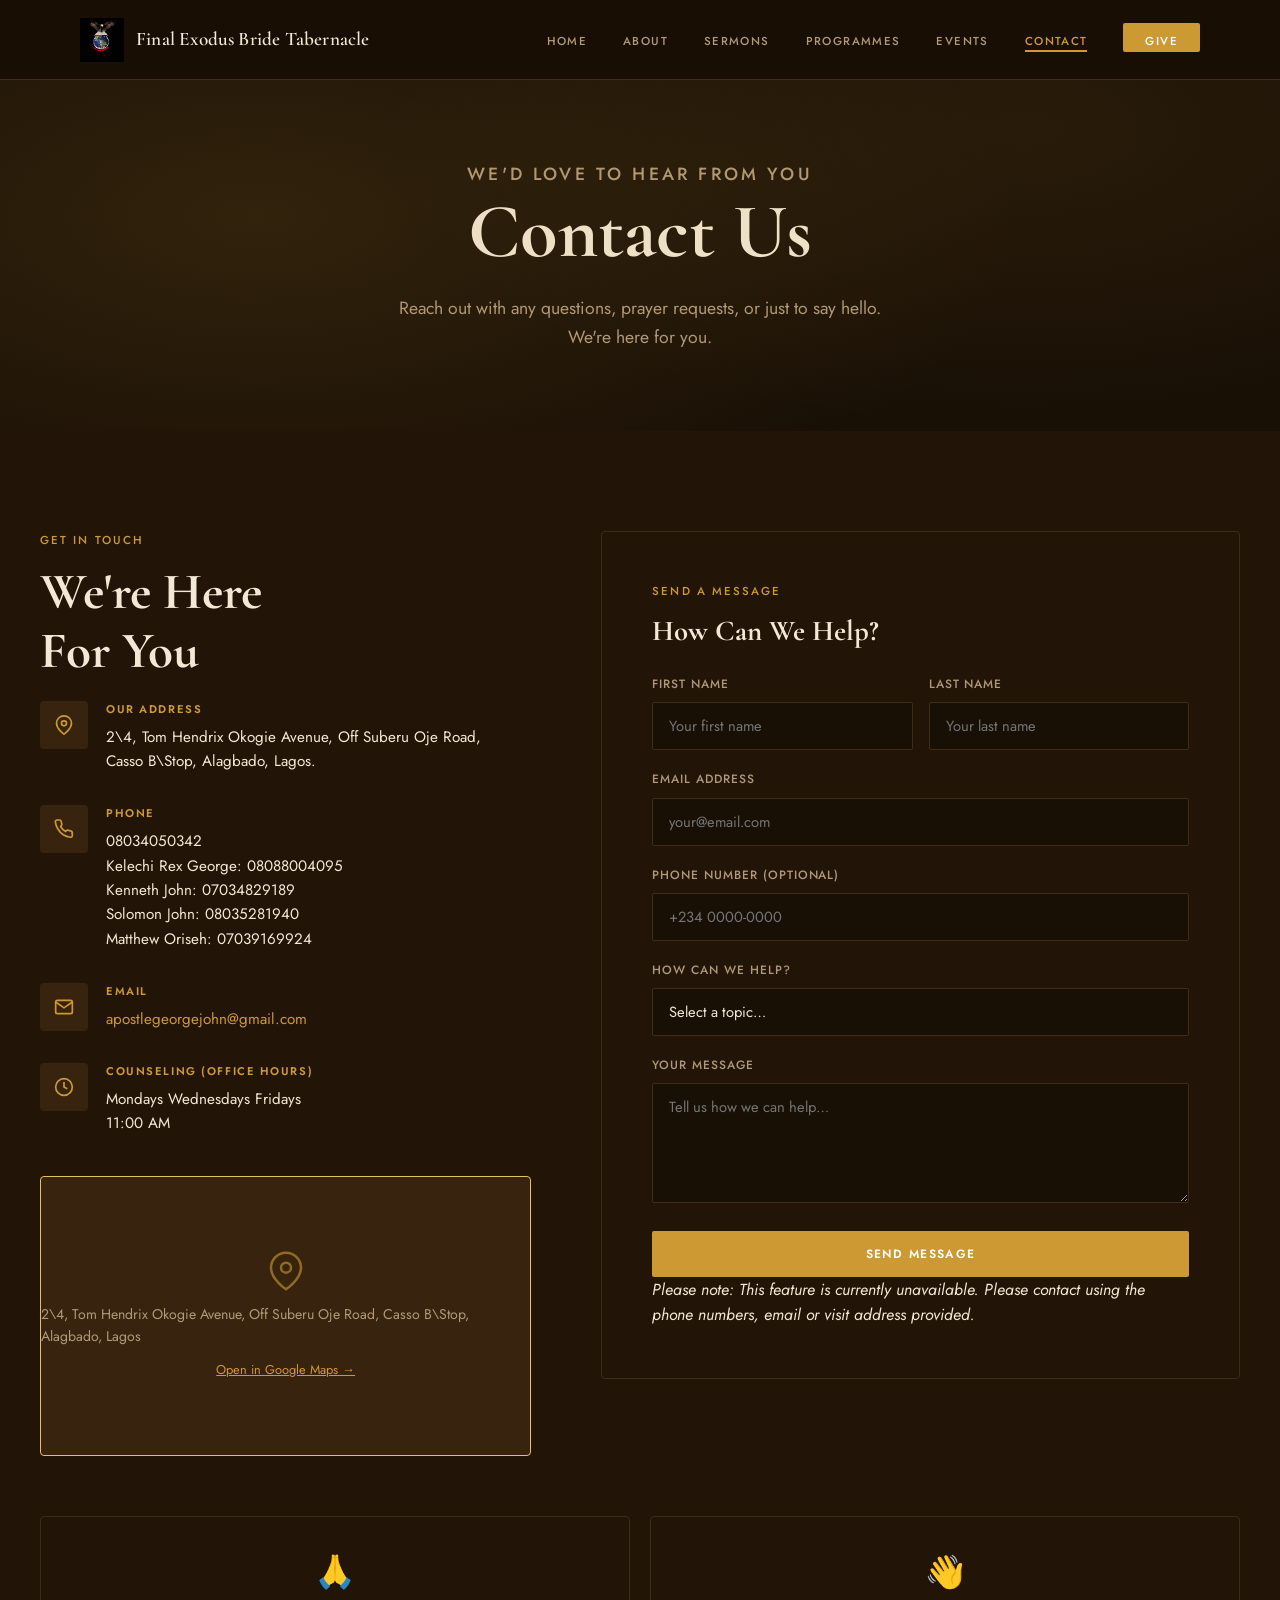
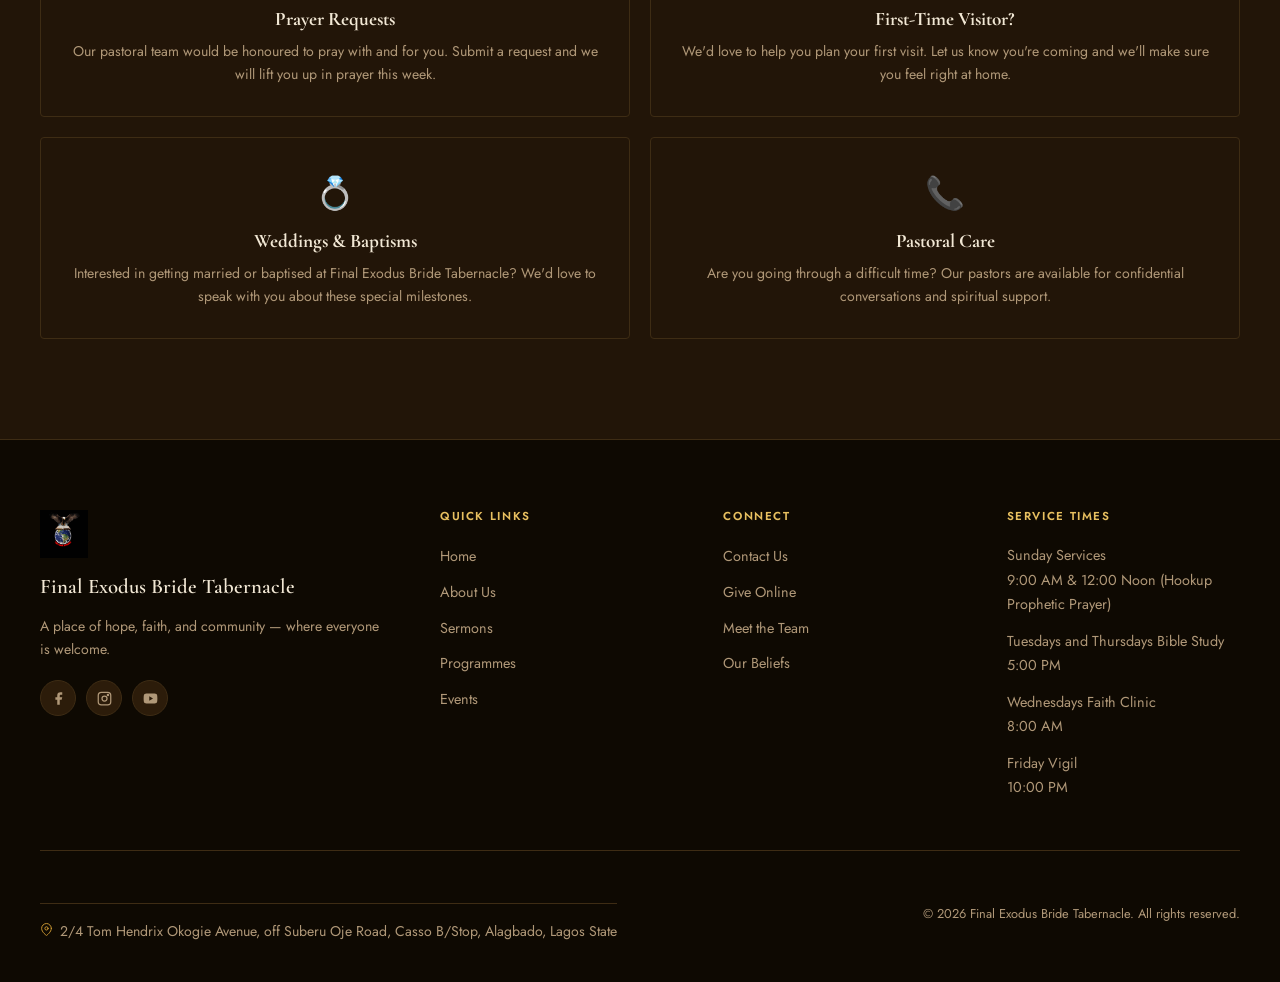
<file: contact.html>
<!DOCTYPE html>
<html lang="en">
<head>
  <meta charset="UTF-8">
  <meta name="viewport" content="width=device-width, initial-scale=1.0">
  <title>Final Exodus Bride Tabernacle — Home</title>
  <link rel="preconnect" href="https://fonts.googleapis.com">
  <link rel="preconnect" href="https://fonts.gstatic.com" crossorigin>
  <link href="https://fonts.googleapis.com/css2?family=Cormorant+Garamond:ital,wght@0,400;0,500;0,600;0,700;1,400;1,600&family=Jost:wght@300;400;500;600&display=swap" rel="stylesheet">
  <link rel="icon" href="images/Logo.jpeg" type="image/jpeg">
  <link rel="stylesheet" href="assets/shared.css">
</head>
<body>

  <!-- ── NAVBAR ─────────────────────────────────────────── -->
  <nav id="navbar">
    <div class="nav-inner">
      <a href="index.html" class="nav-brand">
        <div class="nav-cross">
          <img src="images/Logo.jpeg" alt="Church Logo" class="nav-logo">
        </div>
        <span class="nav-brand-name">Final Exodus Bride Tabernacle</span>
      </a>
      <ul class="nav-links">
        <li><a href="index.html">Home</a></li>
        <li><a href="about.html">About</a></li>
        <li><a href="sermons.html">Sermons</a></li>
        <li><a href="programmes.html">Programmes</a></li>
        <li><a href="events.html">Events</a></li>
        <li><a href="contact.html">Contact</a></li>
        <li><a href="give.html" class="nav-give-btn">Give</a></li>
      </ul>
      <button class="hamburger" id="hamburger" aria-label="Toggle menu" aria-expanded="false">
        <span></span>
        <span></span>
        <span></span>
      </button>
    </div>
  </nav>

  <!-- ── MOBILE MENU ────────────────────────────────────── -->
  <div class="mobile-menu" id="mobile-menu">
    <a href="index.html">Home</a>
    <a href="about.html">About</a>
    <a href="sermons.html">Sermons</a>
    <a href="programmes.html">Programmes</a>
    <a href="events.html">Events</a>
    <a href="contact.html">Contact</a>
    <a href="give.html" class="mobile-give">Give</a>
  </div>

  <!-- ── PAGE HEADER ────────────────────────────────────── -->
  <div class="page-header">
    <p class="page-header-label">We'd Love to Hear From You</p>
    <h1>Contact Us</h1>
    <p>Reach out with any questions, prayer requests, or just to say hello. We're here for you.</p>
  </div>
  
  <section class="section section-white">
    <div class="container">
      <div class="contact-grid">

        <!-- INFO COLUMN -->
        <div>
          <p class="section-label">Get In Touch</p>
          <h2 class="section-title">We're Here<br>For You</h2>

          <div class="contact-info-item reveal">
            <div class="ci-icon">
              <svg viewBox="0 0 24 24" fill="none" stroke="currentColor" stroke-width="2" width="20" height="20"><path d="M21 10c0 7-9 13-9 13s-9-6-9-13a9 9 0 0 1 18 0z"/><circle cx="12" cy="10" r="3"/></svg>
            </div>
            <div>
              <p class="ci-label">Our Address</p>
              <p class="ci-value">2\4, Tom Hendrix Okogie Avenue, Off Suberu Oje Road, <br>Casso B\Stop, Alagbado, Lagos.</p>
            </div>
          </div>

          <div class="contact-info-item reveal">
            <div class="ci-icon">
              <svg viewBox="0 0 24 24" fill="none" stroke="currentColor" stroke-width="2" width="20" height="20"><path d="M22 16.92v3a2 2 0 0 1-2.18 2 19.79 19.79 0 0 1-8.63-3.07A19.5 19.5 0 0 1 4.69 12 19.79 19.79 0 0 1 1.61 3.42 2 2 0 0 1 3.6 1.24h3a2 2 0 0 1 2 1.72c.127.96.361 1.903.7 2.81a2 2 0 0 1-.45 2.11L7.91 8.96a16 16 0 0 0 6 6l.94-.94a2 2 0 0 1 2.11-.45c.907.339 1.85.573 2.81.7A2 2 0 0 1 21.73 16.92z"/></svg>
            </div>
            <div>
              <p class="ci-label">Phone</p>
              <p class="ci-value">08034050342</p>
              <p class="ci-value">Kelechi Rex George: 08088004095</p>
              <p class="ci-value">Kenneth John: 07034829189</p>
              <p class="ci-value">Solomon John: 08035281940</p>
              <p class="ci-value">Matthew Oriseh: 07039169924</p>
            </div>
          </div>

          <div class="contact-info-item reveal">
            <div class="ci-icon">
              <svg viewBox="0 0 24 24" fill="none" stroke="currentColor" stroke-width="2" width="20" height="20"><path d="M4 4h16c1.1 0 2 .9 2 2v12c0 1.1-.9 2-2 2H4c-1.1 0-2-.9-2-2V6c0-1.1.9-2 2-2z"/><polyline points="22,6 12,13 2,6"/></svg>
            </div>
            <div>
              <p class="ci-label">Email</p>
              <p class="ci-value"><a href="mailto:apostlegeorgejohn@gmail.com">apostlegeorgejohn@gmail.com</a></p>
            </div>
          </div>

          <div class="contact-info-item reveal">
            <div class="ci-icon">
              <svg viewBox="0 0 24 24" fill="none" stroke="currentColor" stroke-width="2" width="20" height="20"><circle cx="12" cy="12" r="10"/><polyline points="12 6 12 12 16 14"/></svg>
            </div>
            <div>
              <p class="ci-label">Counseling (Office Hours)</p>
              <p class="ci-value">Mondays   Wednesdays   Fridays <br>11:00 AM</p>
            </div>
          </div>

          <div class="map-placeholder reveal">
            <svg viewBox="0 0 24 24" fill="none" stroke="currentColor" stroke-width="1.5" width="40" height="40"><path d="M21 10c0 7-9 13-9 13s-9-6-9-13a9 9 0 0 1 18 0z"/><circle cx="12" cy="10" r="3"/></svg>
            <p>2\4, Tom Hendrix Okogie Avenue, Off Suberu Oje Road, Casso B\Stop, Alagbado, Lagos</p>
            <a href="https://maps.google.com" target="_blank" rel="noopener">Open in Google Maps →</a>
          </div>
        </div>

        <!-- FORM COLUMN -->
        <div class="contact-form-wrap reveal">
          <p class="section-label">Send a Message</p>
          <h3>How Can We Help?</h3>
          <form id="contact-form">
            <div class="form-row">
              <div class="form-group">
                <label for="fname">First Name</label>
                <input type="text" id="fname" placeholder="Your first name" required>
              </div>
              <div class="form-group">
                <label for="lname">Last Name</label>
                <input type="text" id="lname" placeholder="Your last name" required>
              </div>
            </div>
            <div class="form-group">
              <label for="email">Email Address</label>
              <input type="email" id="email" placeholder="your@email.com" required>
            </div>
            <div class="form-group">
              <label for="phone">Phone Number (Optional)</label>
              <input type="tel" id="phone" placeholder="+234 0000-0000">
            </div>
            <div class="form-group">
              <label for="subject">How Can We Help?</label>
              <select id="subject">
                <option value="">Select a topic…</option>
                <option>General Enquiry</option>
                <option>Planning My First Visit</option>
                <option>Prayer Request</option>
                <option>Bible Discussion</option>
                <option>Speaking to a Pastor</option>
                <option>Wedding / Baptism Enquiry</option>
                <option>Other</option>
              </select>
            </div>
            <div class="form-group">
              <label for="message">Your Message</label>
              <textarea id="message" placeholder="Tell us how we can help…" required></textarea>
            </div>
            <button type="submit" class="btn btn-primary btn-full">Send Message</button>
            <p class="form-note"><i>Please note: This feature is currently unavailable. Please contact using the phone numbers, email or visit address provided.</i></p>
          </form>
        </div>

      </div>

      <!-- VISIT CARDS -->
      <div class="visit-cards">
        <div class="card visit-card reveal">
          <div class="vc-emoji">🙏</div>
          <h4>Prayer Requests</h4>
          <p>Our pastoral team would be honoured to pray with and for you. Submit a request and we will lift you up in prayer this week.</p>
        </div>
        <div class="card visit-card reveal">
          <div class="vc-emoji">👋</div>
          <h4>First-Time Visitor?</h4>
          <p>We'd love to help you plan your first visit. Let us know you're coming and we'll make sure you feel right at home.</p>
        </div>
        <div class="card visit-card reveal">
          <div class="vc-emoji">💍</div>
          <h4>Weddings &amp; Baptisms</h4>
          <p>Interested in getting married or baptised at Final Exodus Bride Tabernacle? We'd love to speak with you about these special milestones.</p>
        </div>
        <div class="card visit-card reveal">
          <div class="vc-emoji">📞</div>
          <h4>Pastoral Care</h4>
          <p>Are you going through a difficult time? Our pastors are available for confidential conversations and spiritual support.</p>
        </div>
      </div>

    </div>
  </section>

  <!-- ── FOOTER ──────────────────────────────────────────── -->
  <footer>
    <div class="footer-inner">
      <div class="footer-grid">

        <div class="footer-brand">
          <div class="nav-cross">
          <img src="images/Logo.jpeg" alt="Church Logo" class="nav-logo">
        </div>
          <p class="footer-brand-name">Final Exodus Bride Tabernacle</p>
          <p class="footer-tagline">A place of hope, faith, and community — where everyone is welcome.</p>
          <div class="footer-socials">

            <!-- PASTE FACEBOOK LINK BELOW -->
            <a href="https://www.facebook.com/share/1DDiYf6oc4/" target="_blank" rel="noopener" class="footer-social" aria-label="Facebook">
              <svg viewBox="0 0 24 24" fill="currentColor" width="15" height="15">
                <path d="M18 2h-3a5 5 0 0 0-5 5v3H7v4h3v8h4v-8h3l1-4h-4V7a1 1 0 0 1 1-1h3z"/>
              </svg>
            </a>

            <!-- PASTE INSTAGRAM LINK BELOW -->
            <a href="YOUR_INSTAGRAM_LINK_HERE" target="_blank" rel="noopener" class="footer-social" aria-label="Instagram">
              <svg viewBox="0 0 24 24" fill="none" stroke="currentColor" stroke-width="2" width="15" height="15">
                <rect x="2" y="2" width="20" height="20" rx="5"/>
                <circle cx="12" cy="12" r="4"/>
                <circle cx="17.5" cy="6.5" r="1" fill="currentColor"/>
              </svg>
            </a>

            <!-- PASTE YOUTUBE LINK BELOW -->
            <a href="http://www.youtube.com/@thefinalexodusbridetv6931" target="_blank" rel="noopener" class="footer-social" aria-label="YouTube">
              <svg viewBox="0 0 24 24" fill="currentColor" width="15" height="15">
                <path d="M22.54 6.42a2.78 2.78 0 0 0-1.95-1.96C18.88 4 12 4 12 4s-6.88 0-8.59.46A2.78 2.78 0 0 0 1.46 6.42 29 29 0 0 0 1 12a29 29 0 0 0 .46 5.58 2.78 2.78 0 0 0 1.95 1.95C5.12 20 12 20 12 20s6.88 0 8.59-.47a2.78 2.78 0 0 0 1.95-1.95A29 29 0 0 0 23 12a29 29 0 0 0-.46-5.58zM10 15.5v-7l6 3.5-6 3.5z"/>
              </svg>
            </a>

          </div>
        </div>

        <div class="footer-col">
          <h4>Quick Links</h4>
          <ul>
            <li><a href="index.html">Home</a></li>
            <li><a href="about.html">About Us</a></li>
            <li><a href="sermons.html">Sermons</a></li>
            <li><a href="programmes.html">Programmes</a></li>
            <li><a href="events.html">Events</a></li>
          </ul>
        </div>

        <div class="footer-col">
          <h4>Connect</h4>
          <ul>
            <li><a href="contact.html">Contact Us</a></li>
            <li><a href="give.html">Give Online</a></li>
            <li><a href="about.html#team">Meet the Team</a></li>
            <li><a href="about.html#beliefs">Our Beliefs</a></li>
          </ul>
        </div>

        <div class="footer-col">
          <h4>Service Times</h4>
          <p>Sunday Services<br>9:00 AM &amp; 12:00 Noon (Hookup Prophetic Prayer)</p>
          <p>Tuesdays and Thursdays Bible Study<br>5:00 PM</p>
          <p>Wednesdays Faith Clinic<br>8:00 AM</p>
          <p>Friday Vigil<br>10:00 PM</p>
        </div>

      </div>

      <div class="footer-bottom">
        <p class="footer-address">
          <svg viewBox="0 0 24 24" fill="none" stroke="currentColor" stroke-width="1.8" stroke-linecap="round" stroke-linejoin="round" width="13" height="13"><path d="M21 10c0 7-9 13-9 13s-9-6-9-13a9 9 0 0 1 18 0z"/><circle cx="12" cy="10" r="3"/></svg>
          2/4 Tom Hendrix Okogie Avenue, off Suberu Oje Road, Casso B/Stop, Alagbado, Lagos State
        </p>
        <span>© <span id="copyright-year"></span> Final Exodus Bride Tabernacle. All rights reserved.</span>
      </div>

    </div>
  </footer>

  <script src="assets/shared.js"></script>

</body>
</html>
</file>
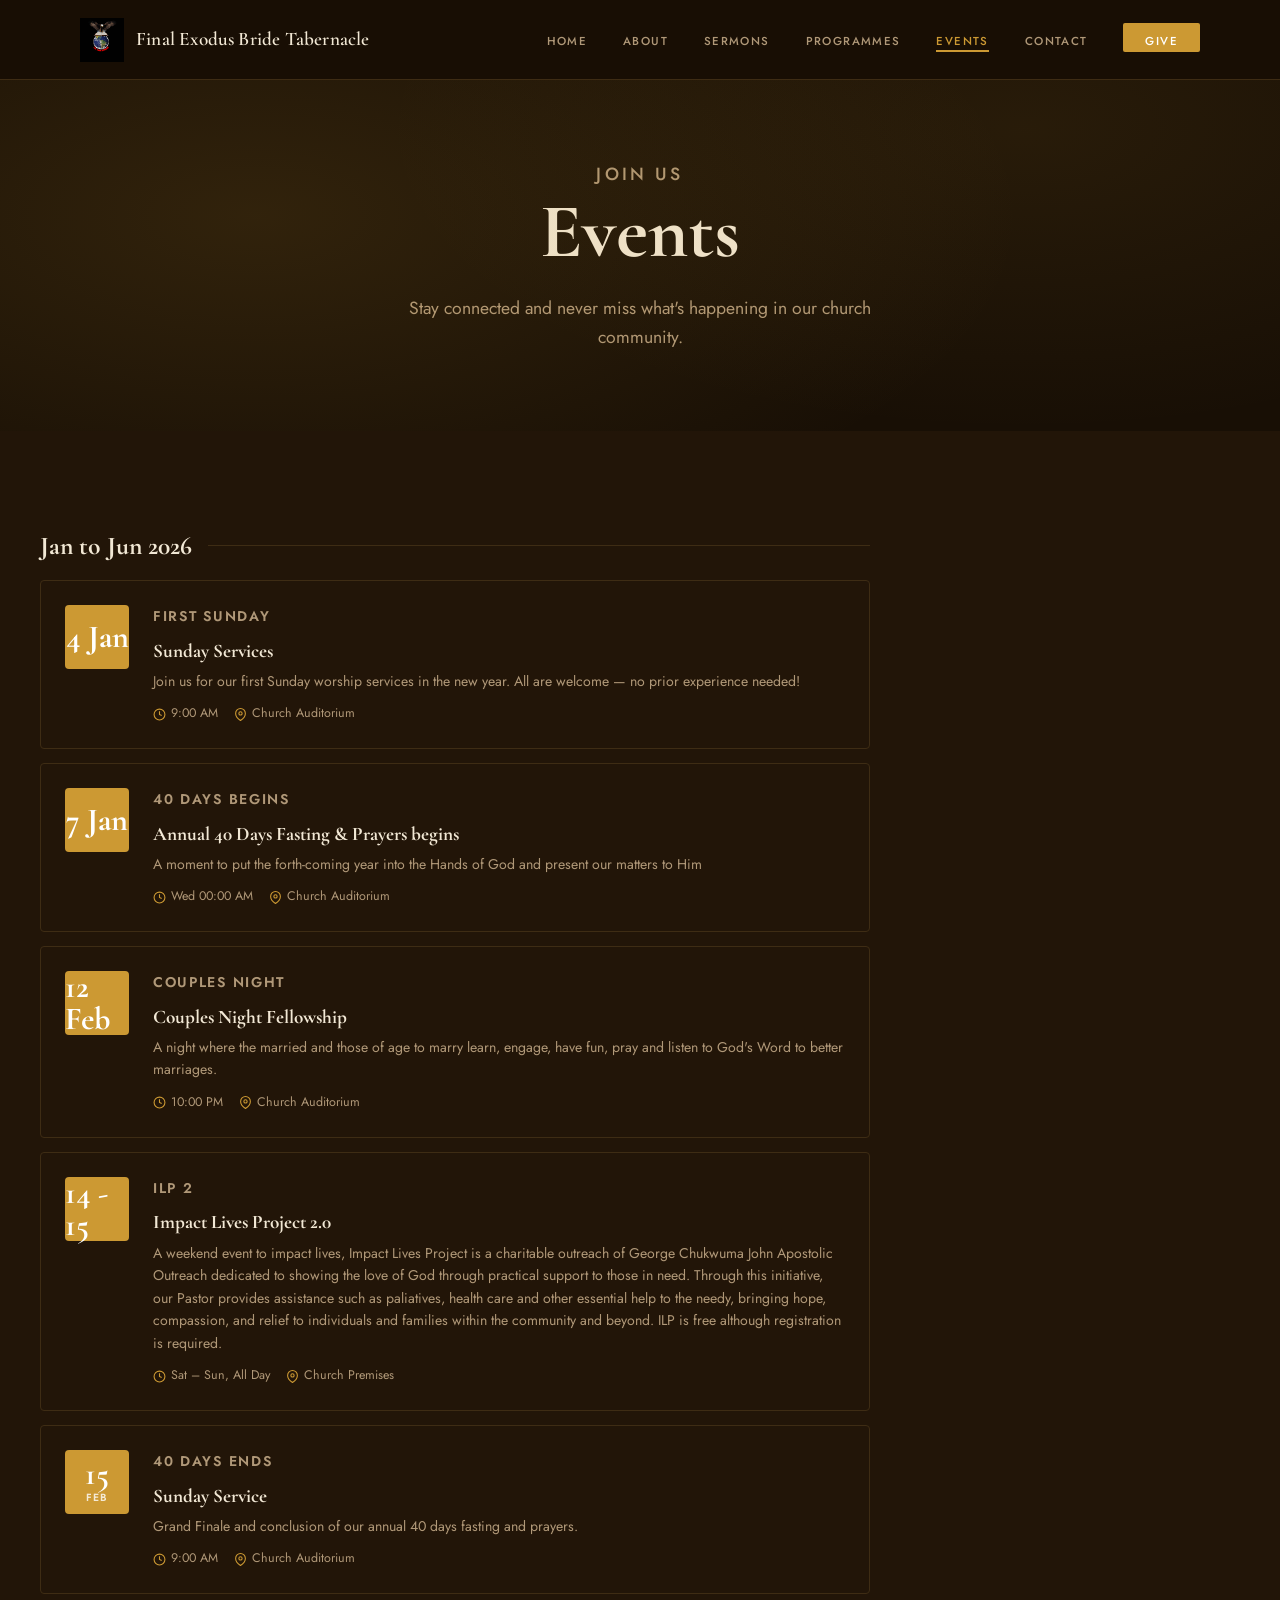
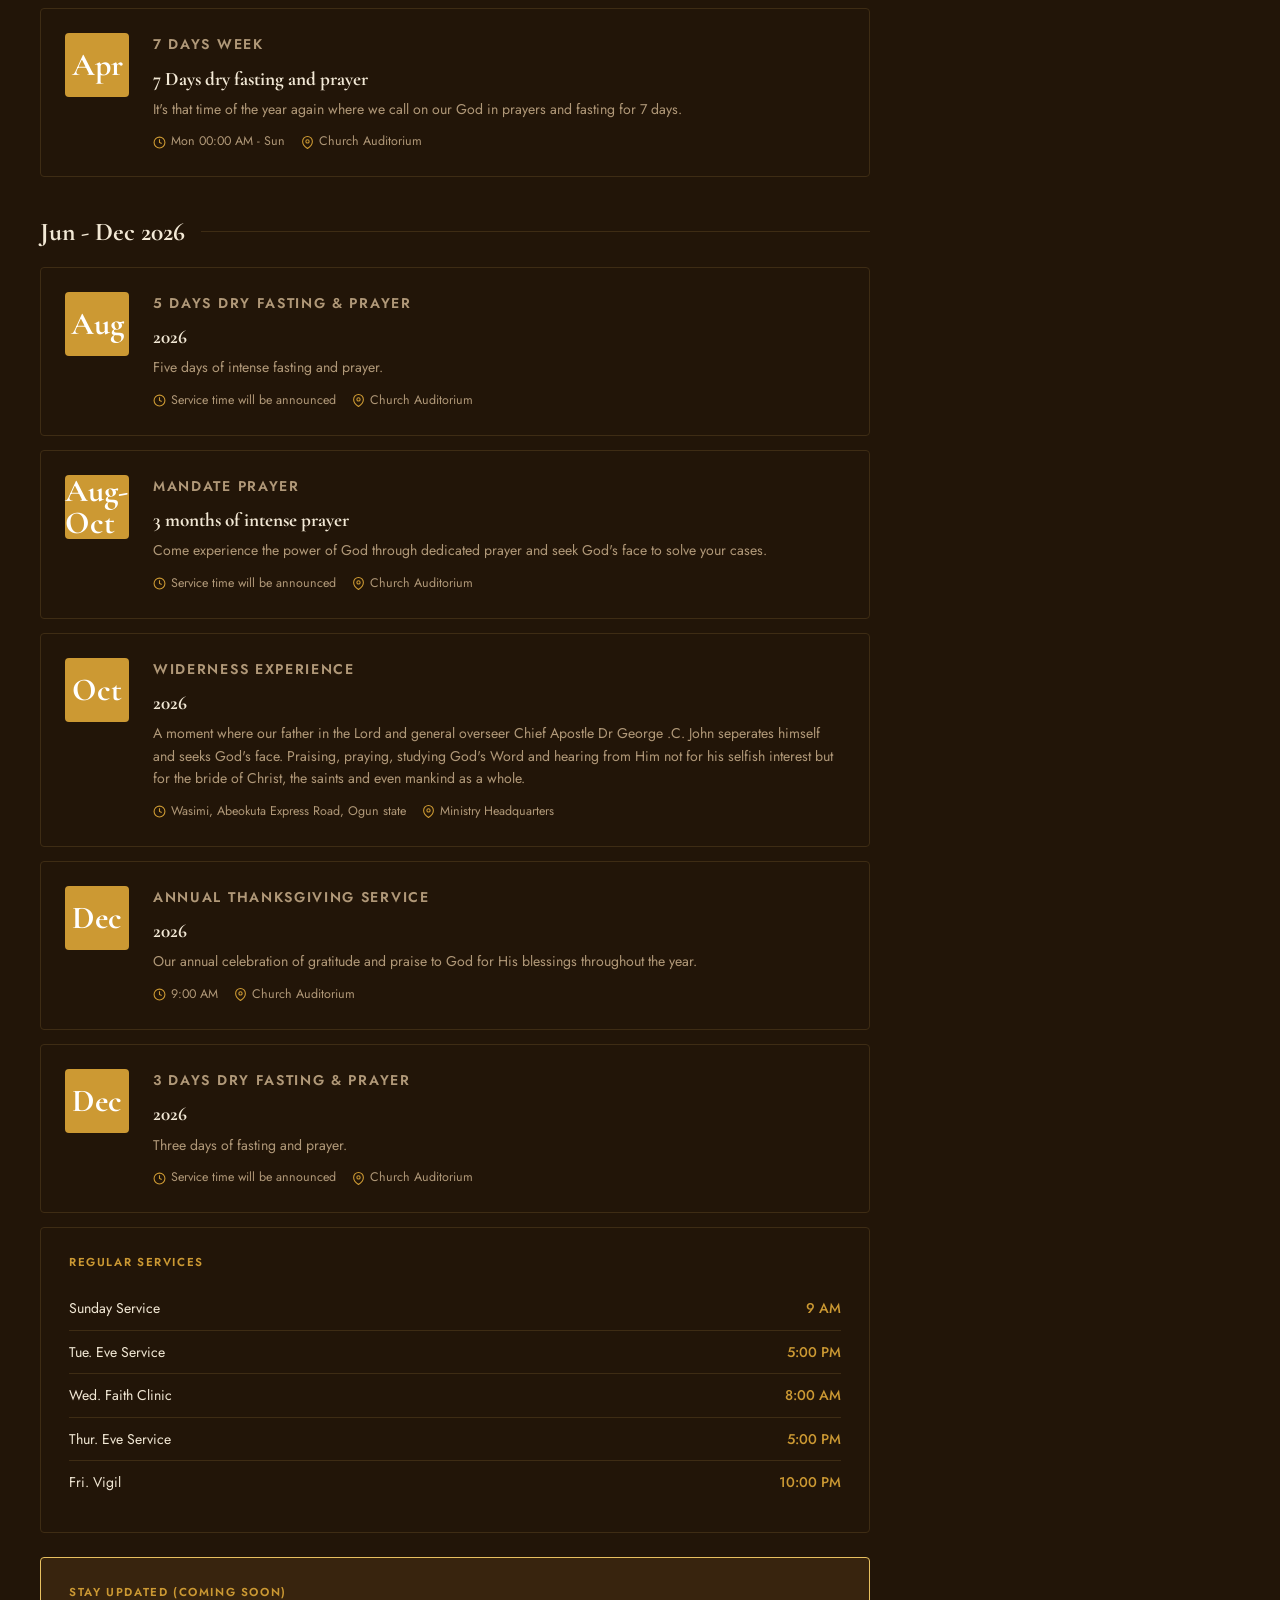
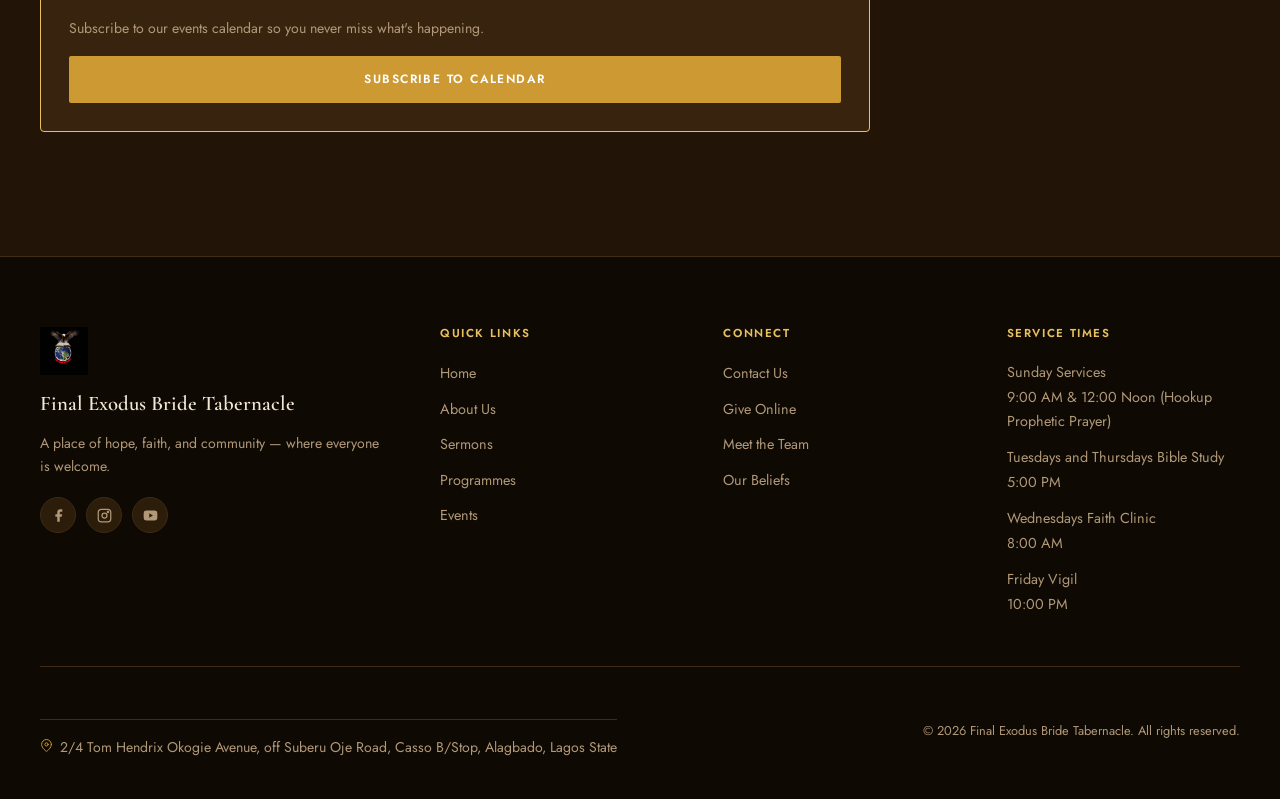
<file: events.html>
<!DOCTYPE html>
<html lang="en">
<head>
  <meta charset="UTF-8">
  <meta name="viewport" content="width=device-width, initial-scale=1.0">
  <title>Final Exodus Bride Tabernacle — Home</title>
  <link rel="preconnect" href="https://fonts.googleapis.com">
  <link rel="preconnect" href="https://fonts.gstatic.com" crossorigin>
  <link href="https://fonts.googleapis.com/css2?family=Cormorant+Garamond:ital,wght@0,400;0,500;0,600;0,700;1,400;1,600&family=Jost:wght@300;400;500;600&display=swap" rel="stylesheet">
  <link rel="icon" href="images/Logo.jpeg" type="image/jpeg">
  <link rel="stylesheet" href="assets/shared.css">
</head>
<body>

  <!-- ── NAVBAR ─────────────────────────────────────────── -->
  <nav id="navbar">
    <div class="nav-inner">
      <a href="index.html" class="nav-brand">
        <div class="nav-cross">
          <img src="images/Logo.jpeg" alt="Church Logo" class="nav-logo">
        </div>
        <span class="nav-brand-name">Final Exodus Bride Tabernacle</span>
      </a>
      <ul class="nav-links">
        <li><a href="index.html">Home</a></li>
        <li><a href="about.html">About</a></li>
        <li><a href="sermons.html">Sermons</a></li>
        <li><a href="programmes.html">Programmes</a></li>
        <li><a href="events.html">Events</a></li>
        <li><a href="contact.html">Contact</a></li>
        <li><a href="give.html" class="nav-give-btn">Give</a></li>
      </ul>
      <button class="hamburger" id="hamburger" aria-label="Toggle menu" aria-expanded="false">
        <span></span>
        <span></span>
        <span></span>
      </button>
    </div>
  </nav>

  <!-- ── MOBILE MENU ────────────────────────────────────── -->
  <div class="mobile-menu" id="mobile-menu">
    <a href="index.html">Home</a>
    <a href="about.html">About</a>
    <a href="sermons.html">Sermons</a>
    <a href="programmes.html">Programmes</a>
    <a href="events.html">Events</a>
    <a href="contact.html">Contact</a>
    <a href="give.html" class="mobile-give">Give</a>
  </div>

  <!-- ── PAGE HEADER ────────────────────────────────────── -->
  <div class="page-header">
    <p class="page-header-label">Join Us</p>
    <h1>Events</h1>
    <p>Stay connected and never miss what's happening in our church community.</p>
  </div>
  
  <section class="section section-white">
    <div class="container">
      <div class="events-layout">

        <!-- EVENTS LIST -->
        <div>

          <div class="month-header reveal">
            <h3>Jan to Jun 2026</h3>
            <div class="month-line"></div>
          </div>

          <div class="event-row reveal">
            <div class="event-date-col long"><span class="day">4 Jan</span><span class="dow"></span></div>
            <div class="event-main">
              <p class="event-category">First Sunday</p>
              <h3>Sunday Services</h3>
              <p>Join us for our first Sunday worship services in the new year. All are welcome — no prior experience needed!</p>
              <div class="event-details">
                <span class="event-detail"><svg viewBox="0 0 24 24" fill="none" stroke="currentColor" stroke-width="2" width="13" height="13"><circle cx="12" cy="12" r="10"/><polyline points="12 6 12 12 16 14"/></svg> 9:00 AM</span>
                <span class="event-detail"><svg viewBox="0 0 24 24" fill="none" stroke="currentColor" stroke-width="2" width="13" height="13"><path d="M21 10c0 7-9 13-9 13s-9-6-9-13a9 9 0 0 1 18 0z"/><circle cx="12" cy="10" r="3"/></svg> Church Auditorium</span>
              </div>
            </div>
          </div>

          <div class="event-row reveal">
            <div class="event-date-col long"><span class="day">7 Jan</span><span class="dow"></span></div>
            <div class="event-main">
              <p class="event-category">40 Days Begins</p>
              <h3>Annual 40 Days Fasting & Prayers begins</h3>
              <p>A moment to put the forth-coming year into the Hands of God and present our matters to Him</p>
              <div class="event-details">
                <span class="event-detail"><svg viewBox="0 0 24 24" fill="none" stroke="currentColor" stroke-width="2" width="13" height="13"><circle cx="12" cy="12" r="10"/><polyline points="12 6 12 12 16 14"/></svg> Wed 00:00 AM</span>
                <span class="event-detail"><svg viewBox="0 0 24 24" fill="none" stroke="currentColor" stroke-width="2" width="13" height="13"><path d="M21 10c0 7-9 13-9 13s-9-6-9-13a9 9 0 0 1 18 0z"/><circle cx="12" cy="10" r="3"/></svg> Church Auditorium</span>
              </div>
            </div>
          </div>

          <div class="event-row reveal">
            <div class="event-date-col long"><span class="day">12 Feb</span><span class="dow"></span></div>
            <div class="event-main">
              <p class="event-category">Couples Night</p>
              <h3>Couples Night Fellowship</h3>
              <p>A night where the married and those of age to marry learn, engage, have fun, pray and listen to God's Word to better marriages.</p>
              <div class="event-details">
                <span class="event-detail"><svg viewBox="0 0 24 24" fill="none" stroke="currentColor" stroke-width="2" width="13" height="13"><circle cx="12" cy="12" r="10"/><polyline points="12 6 12 12 16 14"/></svg> 10:00 PM</span>
                <span class="event-detail"><svg viewBox="0 0 24 24" fill="none" stroke="currentColor" stroke-width="2" width="13" height="13"><path d="M21 10c0 7-9 13-9 13s-9-6-9-13a9 9 0 0 1 18 0z"/><circle cx="12" cy="10" r="3"/></svg> Church Auditorium</span>
              </div>
            </div>
          </div>

          <div class="event-row reveal">
            <div class="event-date-col long"><span class="day">14 - 15</span><span class="dow"></span></div>
            <div class="event-main">
              <p class="event-category">ILP 2</p>
              <h3>Impact Lives Project 2.0</h3>
              <p>A weekend event to impact lives, Impact Lives Project is a charitable outreach of George Chukwuma John Apostolic Outreach dedicated to showing the love of God through practical support to those in need. Through this initiative, our Pastor provides assistance such as paliatives, health care and other essential help to the needy, bringing hope, compassion, and relief to individuals and families within the community and beyond. ILP is free although registration is required.</p>
              <div class="event-details">
                <span class="event-detail"><svg viewBox="0 0 24 24" fill="none" stroke="currentColor" stroke-width="2" width="13" height="13"><circle cx="12" cy="12" r="10"/><polyline points="12 6 12 12 16 14"/></svg> Sat – Sun, All Day</span>
                <span class="event-detail"><svg viewBox="0 0 24 24" fill="none" stroke="currentColor" stroke-width="2" width="13" height="13"><path d="M21 10c0 7-9 13-9 13s-9-6-9-13a9 9 0 0 1 18 0z"/><circle cx="12" cy="10" r="3"/></svg> Church Premises</span>
              </div>
            </div>
          </div>

          <div class="event-row reveal">
            <div class="event-date-col long"><span class="day">15</span><span class="dow">Feb</span></div>
            <div class="event-main">
              <p class="event-category">40 Days Ends</p>
              <h3>Sunday Service</h3>
              <p>Grand Finale and conclusion of our annual 40 days fasting and prayers.</p>
              <div class="event-details">
                <span class="event-detail"><svg viewBox="0 0 24 24" fill="none" stroke="currentColor" stroke-width="2" width="13" height="13"><circle cx="12" cy="12" r="10"/><polyline points="12 6 12 12 16 14"/></svg> 9:00 AM</span>
                <span class="event-detail"><svg viewBox="0 0 24 24" fill="none" stroke="currentColor" stroke-width="2" width="13" height="13"><path d="M21 10c0 7-9 13-9 13s-9-6-9-13a9 9 0 0 1 18 0z"/><circle cx="12" cy="10" r="3"/></svg> Church Auditorium</span>
              </div>
            </div>
          </div>
          
          <div class="event-row reveal">
            <div class="event-date-col long"><span class="day">Apr</span><span class="dow"></span></div>
            <div class="event-main">
              <p class="event-category">7 Days Week</p>
              <h3>7 Days dry fasting and prayer</h3>
              <p>It's that time of the year again where we call on our God in prayers and fasting for 7 days.</p>
              <div class="event-details">
                <span class="event-detail"><svg viewBox="0 0 24 24" fill="none" stroke="currentColor" stroke-width="2" width="13" height="13"><circle cx="12" cy="12" r="10"/><polyline points="12 6 12 12 16 14"/></svg> Mon 00:00 AM - Sun</span>
                <span class="event-detail"><svg viewBox="0 0 24 24" fill="none" stroke="currentColor" stroke-width="2" width="13" height="13"><path d="M21 10c0 7-9 13-9 13s-9-6-9-13a9 9 0 0 1 18 0z"/><circle cx="12" cy="10" r="3"/></svg> Church Auditorium</span>
              </div>
            </div>
          </div>

          <div class="month-header reveal">
            <h3>Jun - Dec 2026</h3>
            <div class="month-line"></div>
          </div>

          <div class="event-row reveal">
            <div class="event-date-col long"><span class="day">Aug</span><span class="dow"></span></div>
            <div class="event-main">
              <p class="event-category">5 days dry Fasting & Prayer</p>
              <h3>2026</h3>
              <p>Five days of intense fasting and prayer.</p>
              <div class="event-details">
                <span class="event-detail"><svg viewBox="0 0 24 24" fill="none" stroke="currentColor" stroke-width="2" width="13" height="13"><circle cx="12" cy="12" r="10"/><polyline points="12 6 12 12 16 14"/></svg> Service time will be announced</span>
                <span class="event-detail"><svg viewBox="0 0 24 24" fill="none" stroke="currentColor" stroke-width="2" width="13" height="13"><path d="M21 10c0 7-9 13-9 13s-9-6-9-13a9 9 0 0 1 18 0z"/><circle cx="12" cy="10" r="3"/></svg> Church Auditorium</span>
              </div>
            </div>
          </div>

          <div class="event-row reveal">
            <div class="event-date-col long"><span class="day">Aug-Oct</span><span class="dow"></span></div>
            <div class="event-main">
              <p class="event-category">Mandate Prayer</p>
              <h3>3 months of intense prayer</h3>
              <p>Come experience the power of God through dedicated prayer and seek God's face to solve your cases.</p>
              <div class="event-details">
                <span class="event-detail"><svg viewBox="0 0 24 24" fill="none" stroke="currentColor" stroke-width="2" width="13" height="13"><circle cx="12" cy="12" r="10"/><polyline points="12 6 12 12 16 14"/></svg> Service time will be announced</span>
                <span class="event-detail"><svg viewBox="0 0 24 24" fill="none" stroke="currentColor" stroke-width="2" width="13" height="13"><path d="M21 10c0 7-9 13-9 13s-9-6-9-13a9 9 0 0 1 18 0z"/><circle cx="12" cy="10" r="3"/></svg> Church Auditorium</span>
              </div>
            </div>
          </div>

          <div class="event-row reveal">
            <div class="event-date-col long"><span class="day">Oct</span><span class="dow"></span></div>
            <div class="event-main">
              <p class="event-category">Widerness Experience</p>
              <h3>2026</h3>
              <p>A moment where our father in the Lord and general overseer Chief Apostle Dr George .C. John seperates himself and seeks God's face. Praising, praying, studying God's Word and hearing from Him not for his selfish interest but for the bride of Christ, the saints and even mankind as a whole.</p>
              <div class="event-details">
                <span class="event-detail"><svg viewBox="0 0 24 24" fill="none" stroke="currentColor" stroke-width="2" width="13" height="13"><circle cx="12" cy="12" r="10"/><polyline points="12 6 12 12 16 14"/></svg> Wasimi, Abeokuta Express Road, Ogun state</span>
                <span class="event-detail"><svg viewBox="0 0 24 24" fill="none" stroke="currentColor" stroke-width="2" width="13" height="13"><path d="M21 10c0 7-9 13-9 13s-9-6-9-13a9 9 0 0 1 18 0z"/><circle cx="12" cy="10" r="3"/></svg> Ministry Headquarters</span>
              </div>
            </div>
          </div>

          <div class="event-row reveal">
            <div class="event-date-col long"><span class="day">Dec</span><span class="dow"></span></div>
            <div class="event-main">
              <p class="event-category">Annual Thanksgiving Service</p>
              <h3>2026</h3>
              <p>Our annual celebration of gratitude and praise to God for His blessings throughout the year.</p>
              <div class="event-details">
                <span class="event-detail"><svg viewBox="0 0 24 24" fill="none" stroke="currentColor" stroke-width="2" width="13" height="13"><circle cx="12" cy="12" r="10"/><polyline points="12 6 12 12 16 14"/></svg> 9:00 AM</span>
                <span class="event-detail"><svg viewBox="0 0 24 24" fill="none" stroke="currentColor" stroke-width="2" width="13" height="13"><path d="M21 10c0 7-9 13-9 13s-9-6-9-13a9 9 0 0 1 18 0z"/><circle cx="12" cy="10" r="3"/></svg> Church Auditorium</span>
              </div>
            </div>
          </div>

          <div class="event-row reveal">
            <div class="event-date-col long"><span class="day">Dec</span><span class="dow"></span></div>
            <div class="event-main">
              <p class="event-category">3 Days dry Fasting & Prayer</p>
              <h3>2026</h3>
              <p>Three days of fasting and prayer.</p>
              <div class="event-details">
                <span class="event-detail"><svg viewBox="0 0 24 24" fill="none" stroke="currentColor" stroke-width="2" width="13" height="13"><circle cx="12" cy="12" r="10"/><polyline points="12 6 12 12 16 14"/></svg> Service time will be announced</span>
                <span class="event-detail"><svg viewBox="0 0 24 24" fill="none" stroke="currentColor" stroke-width="2" width="13" height="13"><path d="M21 10c0 7-9 13-9 13s-9-6-9-13a9 9 0 0 1 18 0z"/><circle cx="12" cy="10" r="3"/></svg> Church Auditorium</span>
              </div>
            </div>
          </div>

        <!-- SIDEBAR -->
        <div>

          <div class="sidebar-widget reveal">
            <h4>Regular Services</h4>
            <ul class="service-times-list">
              <li><span>Sunday Service</span><span class="time">9 AM</span></li>
              <li><span>Tue. Eve Service</span><span class="time">5:00 PM</span></li>
              <li><span>Wed. Faith Clinic </span><span class="time">8:00 AM</span></li>
              <li><span>Thur. Eve Service</span><span class="time">5:00 PM</span></li>
              <li><span>Fri. Vigil</span><span class="time">10:00 PM</span></li>
            </ul>
          </div>

          <div class="sidebar-widget tinted reveal">
            <h4>Stay Updated (Coming Soon)</h4>
            <p>Subscribe to our events calendar so you never miss what's happening.</p>
            <a href="contact.html" class="btn btn-primary btn-full">Subscribe to Calendar</a>
          </div>

        </div>
      </div>
    </div>
  </section>

  <!-- ── FOOTER ──────────────────────────────────────────── -->
  <footer>
    <div class="footer-inner">
      <div class="footer-grid">

        <div class="footer-brand">
          <div class="nav-cross">
          <img src="images/Logo.jpeg" alt="Church Logo" class="nav-logo">
        </div>
          <p class="footer-brand-name">Final Exodus Bride Tabernacle</p>
          <p class="footer-tagline">A place of hope, faith, and community — where everyone is welcome.</p>
          <div class="footer-socials">

            <!-- PASTE FACEBOOK LINK BELOW -->
            <a href="https://www.facebook.com/share/1DDiYf6oc4/" target="_blank" rel="noopener" class="footer-social" aria-label="Facebook">
              <svg viewBox="0 0 24 24" fill="currentColor" width="15" height="15">
                <path d="M18 2h-3a5 5 0 0 0-5 5v3H7v4h3v8h4v-8h3l1-4h-4V7a1 1 0 0 1 1-1h3z"/>
              </svg>
            </a>

            <!-- PASTE INSTAGRAM LINK BELOW -->
            <a href="YOUR_INSTAGRAM_LINK_HERE" target="_blank" rel="noopener" class="footer-social" aria-label="Instagram">
              <svg viewBox="0 0 24 24" fill="none" stroke="currentColor" stroke-width="2" width="15" height="15">
                <rect x="2" y="2" width="20" height="20" rx="5"/>
                <circle cx="12" cy="12" r="4"/>
                <circle cx="17.5" cy="6.5" r="1" fill="currentColor"/>
              </svg>
            </a>

            <!-- PASTE YOUTUBE LINK BELOW -->
            <a href="http://www.youtube.com/@thefinalexodusbridetv6931" target="_blank" rel="noopener" class="footer-social" aria-label="YouTube">
              <svg viewBox="0 0 24 24" fill="currentColor" width="15" height="15">
                <path d="M22.54 6.42a2.78 2.78 0 0 0-1.95-1.96C18.88 4 12 4 12 4s-6.88 0-8.59.46A2.78 2.78 0 0 0 1.46 6.42 29 29 0 0 0 1 12a29 29 0 0 0 .46 5.58 2.78 2.78 0 0 0 1.95 1.95C5.12 20 12 20 12 20s6.88 0 8.59-.47a2.78 2.78 0 0 0 1.95-1.95A29 29 0 0 0 23 12a29 29 0 0 0-.46-5.58zM10 15.5v-7l6 3.5-6 3.5z"/>
              </svg>
            </a>

          </div>
        </div>

        <div class="footer-col">
          <h4>Quick Links</h4>
          <ul>
            <li><a href="index.html">Home</a></li>
            <li><a href="about.html">About Us</a></li>
            <li><a href="sermons.html">Sermons</a></li>
            <li><a href="programmes.html">Programmes</a></li>
            <li><a href="events.html">Events</a></li>
          </ul>
        </div>

        <div class="footer-col">
          <h4>Connect</h4>
          <ul>
            <li><a href="contact.html">Contact Us</a></li>
            <li><a href="give.html">Give Online</a></li>
            <li><a href="about.html#team">Meet the Team</a></li>
            <li><a href="about.html#beliefs">Our Beliefs</a></li>
          </ul>
        </div>

        <div class="footer-col">
          <h4>Service Times</h4>
          <p>Sunday Services<br>9:00 AM &amp; 12:00 Noon (Hookup Prophetic Prayer)</p>
          <p>Tuesdays and Thursdays Bible Study<br>5:00 PM</p>
          <p>Wednesdays Faith Clinic<br>8:00 AM</p>
          <p>Friday Vigil<br>10:00 PM</p>
        </div>

      </div>

      <div class="footer-bottom">
        <p class="footer-address">
          <svg viewBox="0 0 24 24" fill="none" stroke="currentColor" stroke-width="1.8" stroke-linecap="round" stroke-linejoin="round" width="13" height="13"><path d="M21 10c0 7-9 13-9 13s-9-6-9-13a9 9 0 0 1 18 0z"/><circle cx="12" cy="10" r="3"/></svg>
          2/4 Tom Hendrix Okogie Avenue, off Suberu Oje Road, Casso B/Stop, Alagbado, Lagos State
        </p>
        <span>© <span id="copyright-year"></span> Final Exodus Bride Tabernacle. All rights reserved.</span>
      </div>

    </div>
  </footer>

  <script src="assets/shared.js"></script>

</body>
</html>
</file>
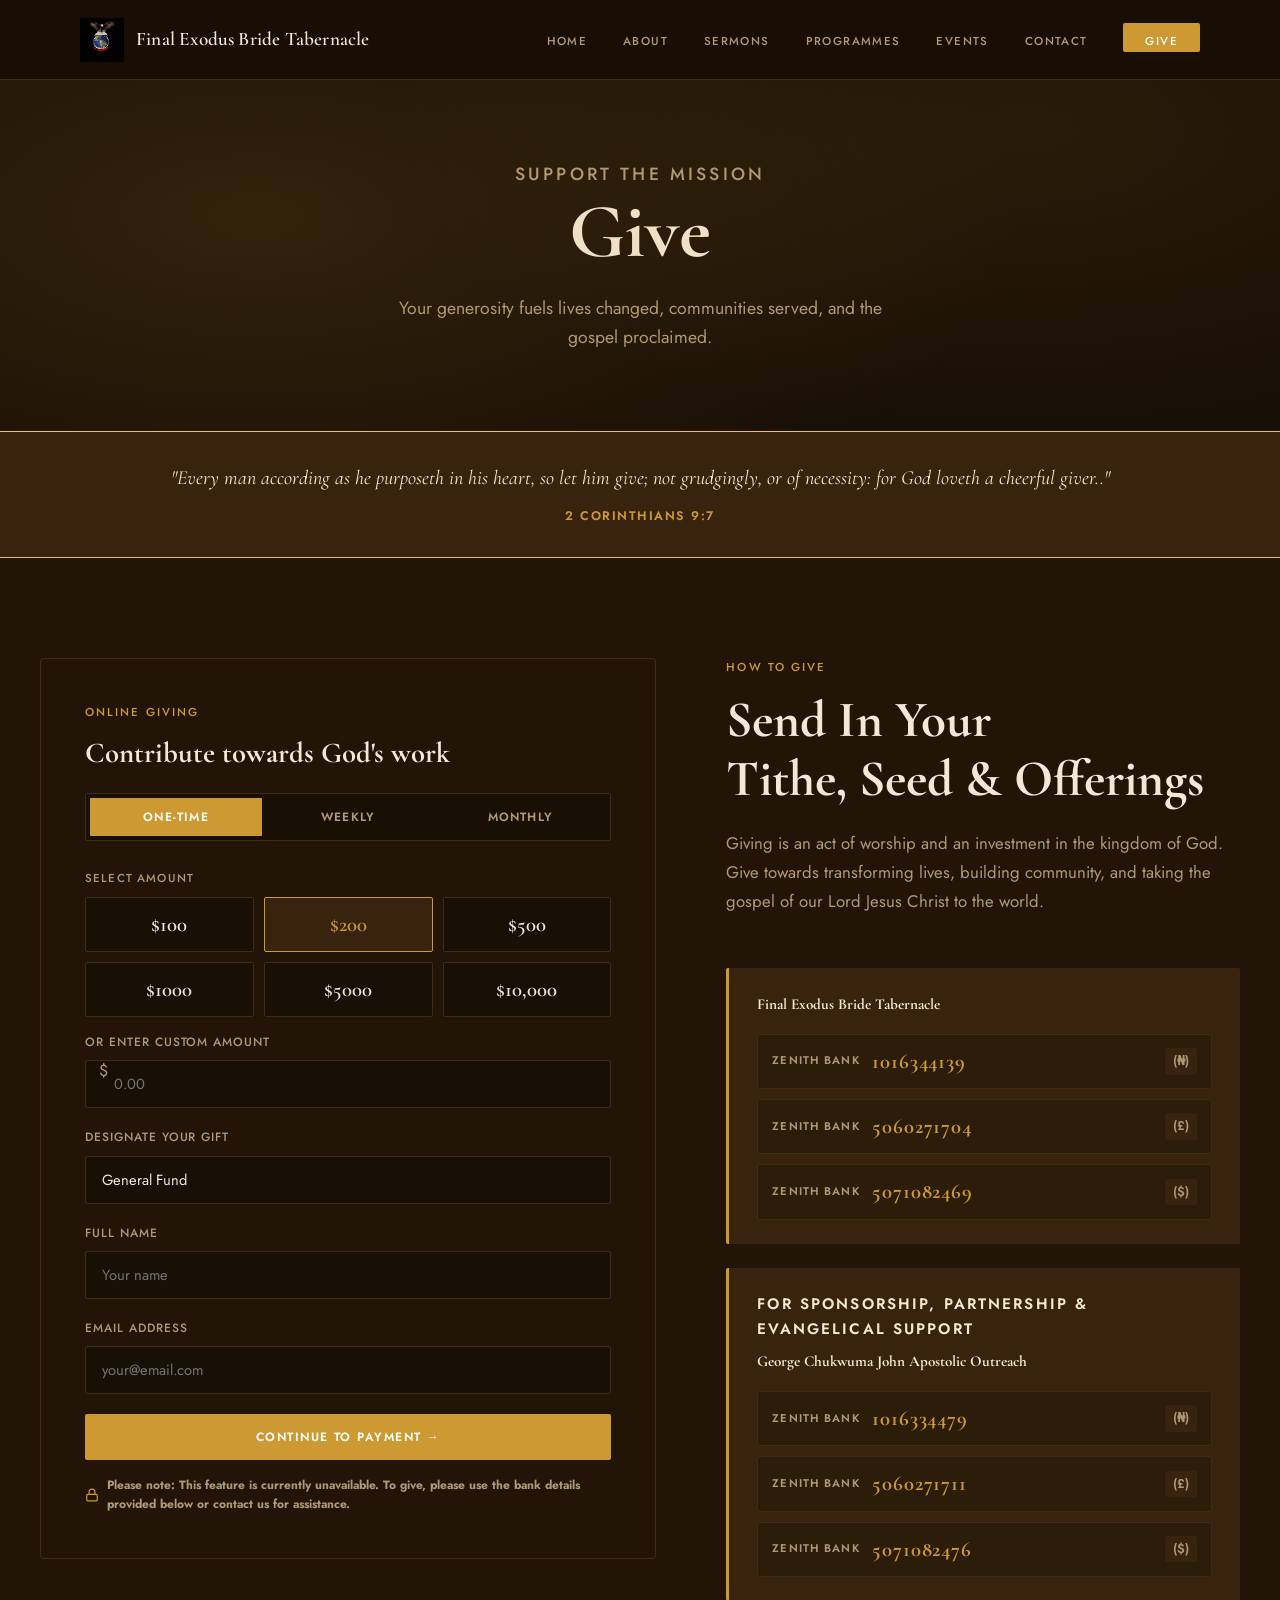
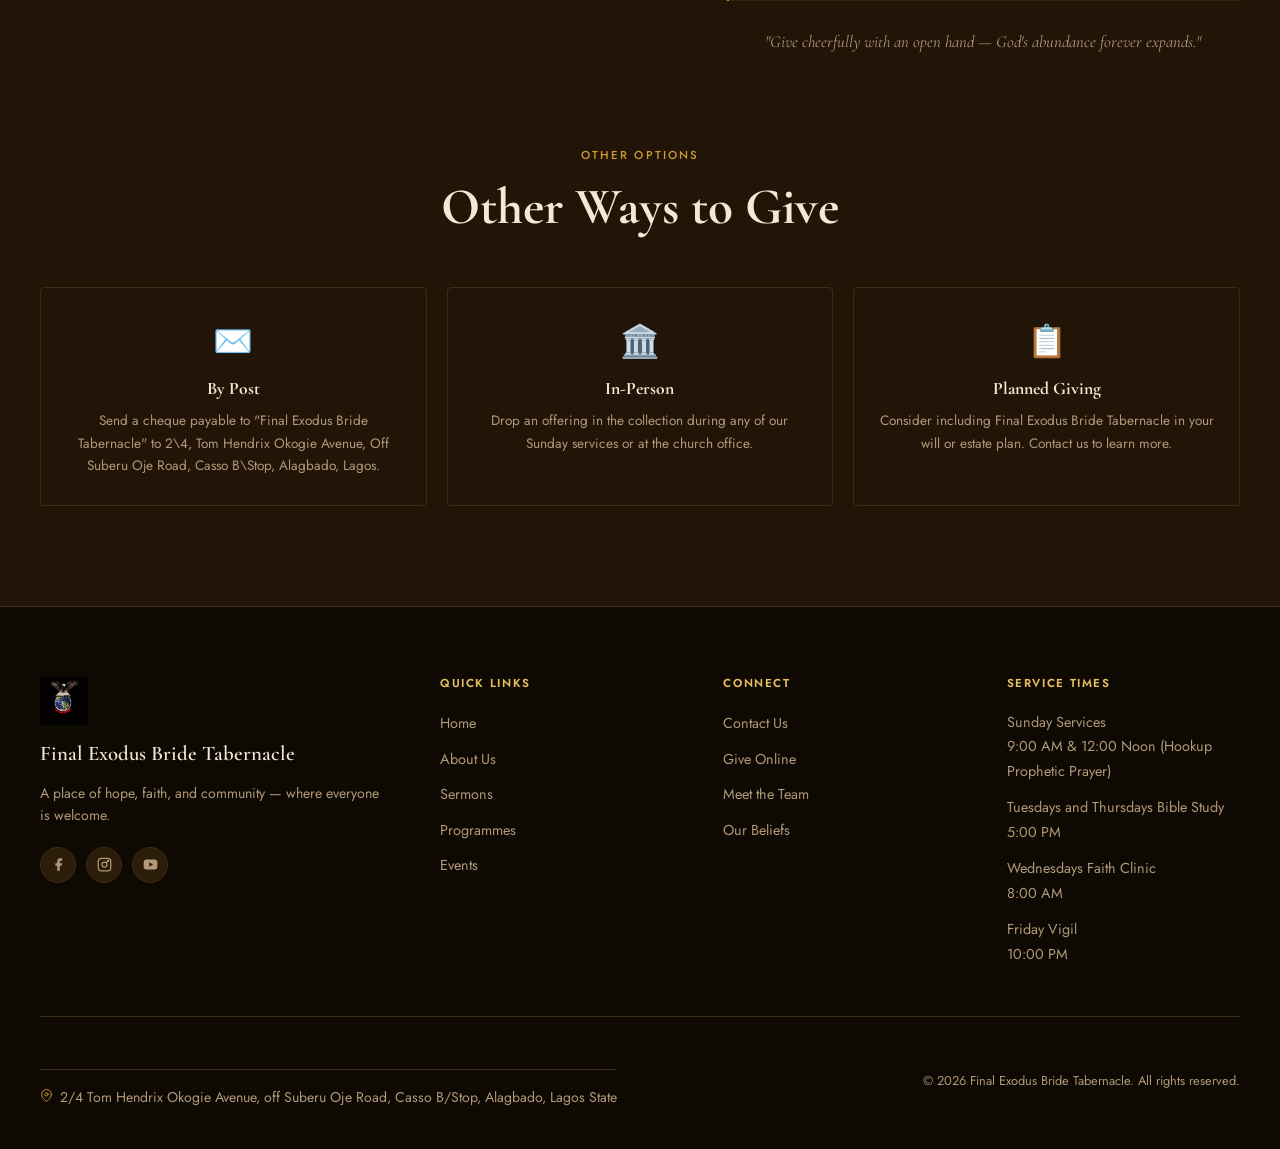
<file: give.html>
<!DOCTYPE html>
<html lang="en">
<head>
  <meta charset="UTF-8">
  <meta name="viewport" content="width=device-width, initial-scale=1.0">
  <title>Final Exodus Bride Tabernacle — Home</title>
  <link rel="preconnect" href="https://fonts.googleapis.com">
  <link rel="preconnect" href="https://fonts.gstatic.com" crossorigin>
  <link href="https://fonts.googleapis.com/css2?family=Cormorant+Garamond:ital,wght@0,400;0,500;0,600;0,700;1,400;1,600&family=Jost:wght@300;400;500;600&display=swap" rel="stylesheet">
  <link rel="icon" href="images/Logo.jpeg" type="image/jpeg">
  <link rel="stylesheet" href="assets/shared.css">
</head>
<body>

  <!-- ── NAVBAR ─────────────────────────────────────────── -->
  <nav id="navbar">
    <div class="nav-inner">
      <a href="index.html" class="nav-brand">
        <div class="nav-cross">
          <img src="images/Logo.jpeg" alt="Church Logo" class="nav-logo">
        </div>
        <span class="nav-brand-name">Final Exodus Bride Tabernacle</span>
      </a>
      <ul class="nav-links">
        <li><a href="index.html">Home</a></li>
        <li><a href="about.html">About</a></li>
        <li><a href="sermons.html">Sermons</a></li>
        <li><a href="programmes.html">Programmes</a></li>
        <li><a href="events.html">Events</a></li>
        <li><a href="contact.html">Contact</a></li>
        <li><a href="give.html" class="nav-give-btn">Give</a></li>
      </ul>
      <button class="hamburger" id="hamburger" aria-label="Toggle menu" aria-expanded="false">
        <span></span>
        <span></span>
        <span></span>
      </button>
    </div>
  </nav>

  <!-- ── MOBILE MENU ────────────────────────────────────── -->
  <div class="mobile-menu" id="mobile-menu">
    <a href="index.html">Home</a>
    <a href="about.html">About</a>
    <a href="sermons.html">Sermons</a>
    <a href="programmes.html">Programmes</a>
    <a href="events.html">Events</a>
    <a href="contact.html">Contact</a>
    <a href="give.html" class="mobile-give">Give</a>
  </div>

  <!-- ── PAGE HEADER ────────────────────────────────────── -->
  <div class="page-header">
    <p class="page-header-label">Support the Mission</p>
    <h1>Give</h1>
    <p>Your generosity fuels lives changed, communities served, and the gospel proclaimed.</p>
  </div>

  <!-- SCRIPTURE STRIP -->
  <div class="scripture-strip">
    <blockquote>"Every man according as he purposeth in his heart, so let him give; not grudgingly, or of necessity: for God loveth a cheerful giver.."</blockquote>
    <cite>2 Corinthians 9:7</cite>
  </div>

  <section class="section section-white">
    <div class="container">
      <div class="give-grid">

        <!-- GIVE FORM -->
        <div class="give-form reveal">
          <p class="section-label">Online Giving</p>
          <h3>Contribute towards God's work</h3>

          <div class="freq-toggle">
            <button class="freq-btn active">One-Time</button>
            <button class="freq-btn">Weekly</button>
            <button class="freq-btn">Monthly</button>
          </div>

          <p class="amount-label">Select Amount</p>
          <div class="amount-grid">
            <button class="amount-btn">$100</button>
            <button class="amount-btn selected">$200</button>
            <button class="amount-btn">$500</button>
            <button class="amount-btn">$1000</button>
            <button class="amount-btn">$5000</button>
            <button class="amount-btn">$10,000</button>
          </div>

          <div class="form-group custom-amount">
            <label for="custom-amount">Or Enter Custom Amount</label>
            <span class="currency">$</span>
            <input type="number" id="custom-amount" placeholder="0.00" min="1">
          </div>

          <div class="form-group">
            <label for="fund">Designate Your Gift</label>
            <select id="fund">
              <option>General Fund</option>
              <option>Building &amp; Facilities</option>
              <option>Community Outreach</option>
              <option>Youth Ministry</option>
              <option>Missions</option>
            </select>
          </div>

          <div class="form-group">
            <label for="gname">Full Name</label>
            <input type="text" id="gname" placeholder="Your name">
          </div>

          <div class="form-group">
            <label for="gemail">Email Address</label>
            <input type="email" id="gemail" placeholder="your@email.com">
          </div>

          <button class="btn btn-primary btn-full">Continue to Payment →</button>

          <div class="secure-badge">
            <svg viewBox="0 0 24 24" fill="none" stroke="currentColor" stroke-width="2" width="14" height="14"><rect x="3" y="11" width="18" height="11" rx="2" ry="2"/><path d="M7 11V7a5 5 0 0 1 10 0v4"/></svg>
            <b>Please note: This feature is currently unavailable. To give, please use the bank details provided below or contact us for assistance.</b>
          </div>
        </div>

                <!-- WHY GIVE -->
        <div>
          <p class="section-label reveal">How to Give</p>
          <h2 class="section-title reveal">Send In Your<br>Tithe, Seed &amp; Offerings</h2>
          <p class="section-body reveal">Giving is an act of worship and an investment in the kingdom of God. Give towards transforming lives, building community, and taking the gospel of our Lord Jesus Christ to the world.</p><br><br>
 
          <!-- Tithes & Offerings -->
          <div class="why-give-highlight reveal">
            <p class="give-org-name">Final Exodus Bride Tabernacle</p>
            <div class="bank-entries">
              <div class="bank-entry">
                <span class="bank-name">Zenith Bank</span>
                <span class="bank-acct">1016344139</span>
                <span class="bank-currency">(₦)</span>
              </div>
              <div class="bank-entry">
                <span class="bank-name">Zenith Bank</span>
                <span class="bank-acct">5060271704</span>
                <span class="bank-currency">(£)</span>
              </div>
              <div class="bank-entry">
                <span class="bank-name">Zenith Bank</span>
                <span class="bank-acct">5071082469</span>
                <span class="bank-currency">($)</span>
              </div>
            </div>
          </div>
 
          <!-- Sponsorship & Partnership -->
          <div class="why-give-highlight reveal">
            <p class="give-section-sub">For Sponsorship, Partnership &amp; Evangelical Support</p>
            <p class="give-org-name">George Chukwuma John Apostolic Outreach</p>
            <div class="bank-entries">
              <div class="bank-entry">
                <span class="bank-name">Zenith Bank</span>
                <span class="bank-acct">1016334479</span>
                <span class="bank-currency">(₦)</span>
              </div>
              <div class="bank-entry">
                <span class="bank-name">Zenith Bank</span>
                <span class="bank-acct">5060271711</span>
                <span class="bank-currency">(£)</span>
              </div>
              <div class="bank-entry">
                <span class="bank-name">Zenith Bank</span>
                <span class="bank-acct">5071082476</span>
                <span class="bank-currency">($)</span>
              </div>
            </div>
          </div>
 
          <p class="give-tagline reveal"><em>"Give cheerfully with an open hand — God's abundance forever expands."</em></p>
        </div>
 
      </div>

      </div>

      <!-- OTHER WAYS TO GIVE -->
      <div class="other-ways-header reveal">
        <p class="section-label">Other Options</p>
        <h2 class="section-title">Other Ways to Give</h2>
      </div>
      <div class="other-ways">
        <div class="card way-card reveal">
          <div class="way-emoji">✉️</div>
          <h4>By Post</h4>
          <p>Send a cheque payable to "Final Exodus Bride Tabernacle" to 2\4, Tom Hendrix Okogie Avenue, Off Suberu Oje Road, Casso B\Stop, Alagbado, Lagos.</p>
        </div>
        <div class="card way-card reveal">
          <div class="way-emoji">🏛️</div>
          <h4>In-Person</h4>
          <p>Drop an offering in the collection during any of our Sunday services or at the church office.</p>
        </div>
        <div class="card way-card reveal">
          <div class="way-emoji">📋</div>
          <h4>Planned Giving</h4>
          <p>Consider including Final Exodus Bride Tabernacle in your will or estate plan. Contact us to learn more.</p>
        </div>
      </div>

    </div>
  </section>

<!-- ── FOOTER ──────────────────────────────────────────── -->
  <footer>
    <div class="footer-inner">
      <div class="footer-grid">

        <div class="footer-brand">
          <div class="nav-cross">
          <img src="images/Logo.jpeg" alt="Church Logo" class="nav-logo">
        </div>
          <p class="footer-brand-name">Final Exodus Bride Tabernacle</p>
          <p class="footer-tagline">A place of hope, faith, and community — where everyone is welcome.</p>
          <div class="footer-socials">

            <!-- PASTE FACEBOOK LINK BELOW -->
            <a href="https://www.facebook.com/share/1DDiYf6oc4/" target="_blank" rel="noopener" class="footer-social" aria-label="Facebook">
              <svg viewBox="0 0 24 24" fill="currentColor" width="15" height="15">
                <path d="M18 2h-3a5 5 0 0 0-5 5v3H7v4h3v8h4v-8h3l1-4h-4V7a1 1 0 0 1 1-1h3z"/>
              </svg>
            </a>

            <!-- PASTE INSTAGRAM LINK BELOW -->
            <a href="YOUR_INSTAGRAM_LINK_HERE" target="_blank" rel="noopener" class="footer-social" aria-label="Instagram">
              <svg viewBox="0 0 24 24" fill="none" stroke="currentColor" stroke-width="2" width="15" height="15">
                <rect x="2" y="2" width="20" height="20" rx="5"/>
                <circle cx="12" cy="12" r="4"/>
                <circle cx="17.5" cy="6.5" r="1" fill="currentColor"/>
              </svg>
            </a>

            <!-- PASTE YOUTUBE LINK BELOW -->
            <a href="http://www.youtube.com/@thefinalexodusbridetv6931" target="_blank" rel="noopener" class="footer-social" aria-label="YouTube">
              <svg viewBox="0 0 24 24" fill="currentColor" width="15" height="15">
                <path d="M22.54 6.42a2.78 2.78 0 0 0-1.95-1.96C18.88 4 12 4 12 4s-6.88 0-8.59.46A2.78 2.78 0 0 0 1.46 6.42 29 29 0 0 0 1 12a29 29 0 0 0 .46 5.58 2.78 2.78 0 0 0 1.95 1.95C5.12 20 12 20 12 20s6.88 0 8.59-.47a2.78 2.78 0 0 0 1.95-1.95A29 29 0 0 0 23 12a29 29 0 0 0-.46-5.58zM10 15.5v-7l6 3.5-6 3.5z"/>
              </svg>
            </a>

          </div>
        </div>

        <div class="footer-col">
          <h4>Quick Links</h4>
          <ul>
            <li><a href="index.html">Home</a></li>
            <li><a href="about.html">About Us</a></li>
            <li><a href="sermons.html">Sermons</a></li>
            <li><a href="programmes.html">Programmes</a></li>
            <li><a href="events.html">Events</a></li>
          </ul>
        </div>

        <div class="footer-col">
          <h4>Connect</h4>
          <ul>
            <li><a href="contact.html">Contact Us</a></li>
            <li><a href="give.html">Give Online</a></li>
            <li><a href="about.html#team">Meet the Team</a></li>
            <li><a href="about.html#beliefs">Our Beliefs</a></li>
          </ul>
        </div>

        <div class="footer-col">
          <h4>Service Times</h4>
          <p>Sunday Services<br>9:00 AM &amp; 12:00 Noon (Hookup Prophetic Prayer)</p>
          <p>Tuesdays and Thursdays Bible Study<br>5:00 PM</p>
          <p>Wednesdays Faith Clinic<br>8:00 AM</p>
          <p>Friday Vigil<br>10:00 PM</p>
        </div>

      </div>

      <div class="footer-bottom">
        <p class="footer-address">
          <svg viewBox="0 0 24 24" fill="none" stroke="currentColor" stroke-width="1.8" stroke-linecap="round" stroke-linejoin="round" width="13" height="13"><path d="M21 10c0 7-9 13-9 13s-9-6-9-13a9 9 0 0 1 18 0z"/><circle cx="12" cy="10" r="3"/></svg>
          2/4 Tom Hendrix Okogie Avenue, off Suberu Oje Road, Casso B/Stop, Alagbado, Lagos State
        </p>
        <span>© <span id="copyright-year"></span> Final Exodus Bride Tabernacle. All rights reserved.</span>
      </div>

    </div>
  </footer>

  <script src="assets/shared.js"></script>

</body>
</html>
</file>
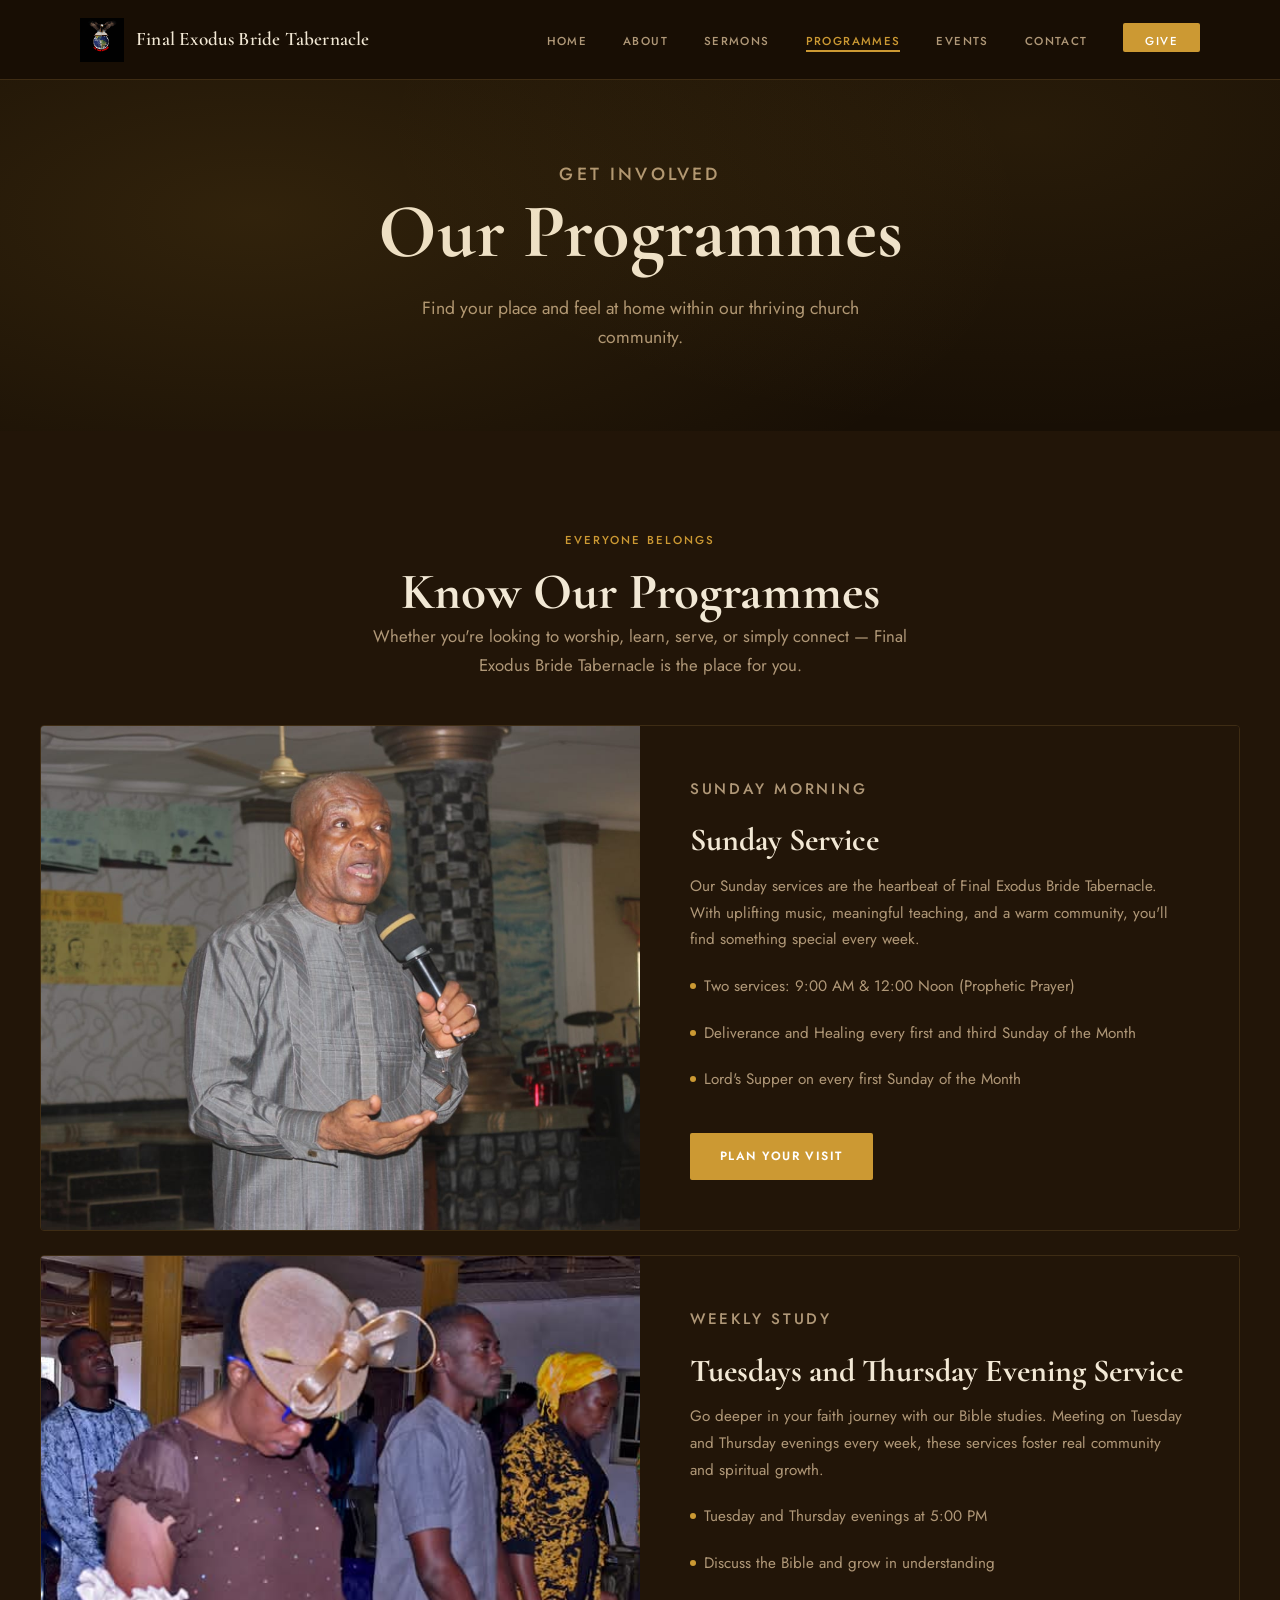
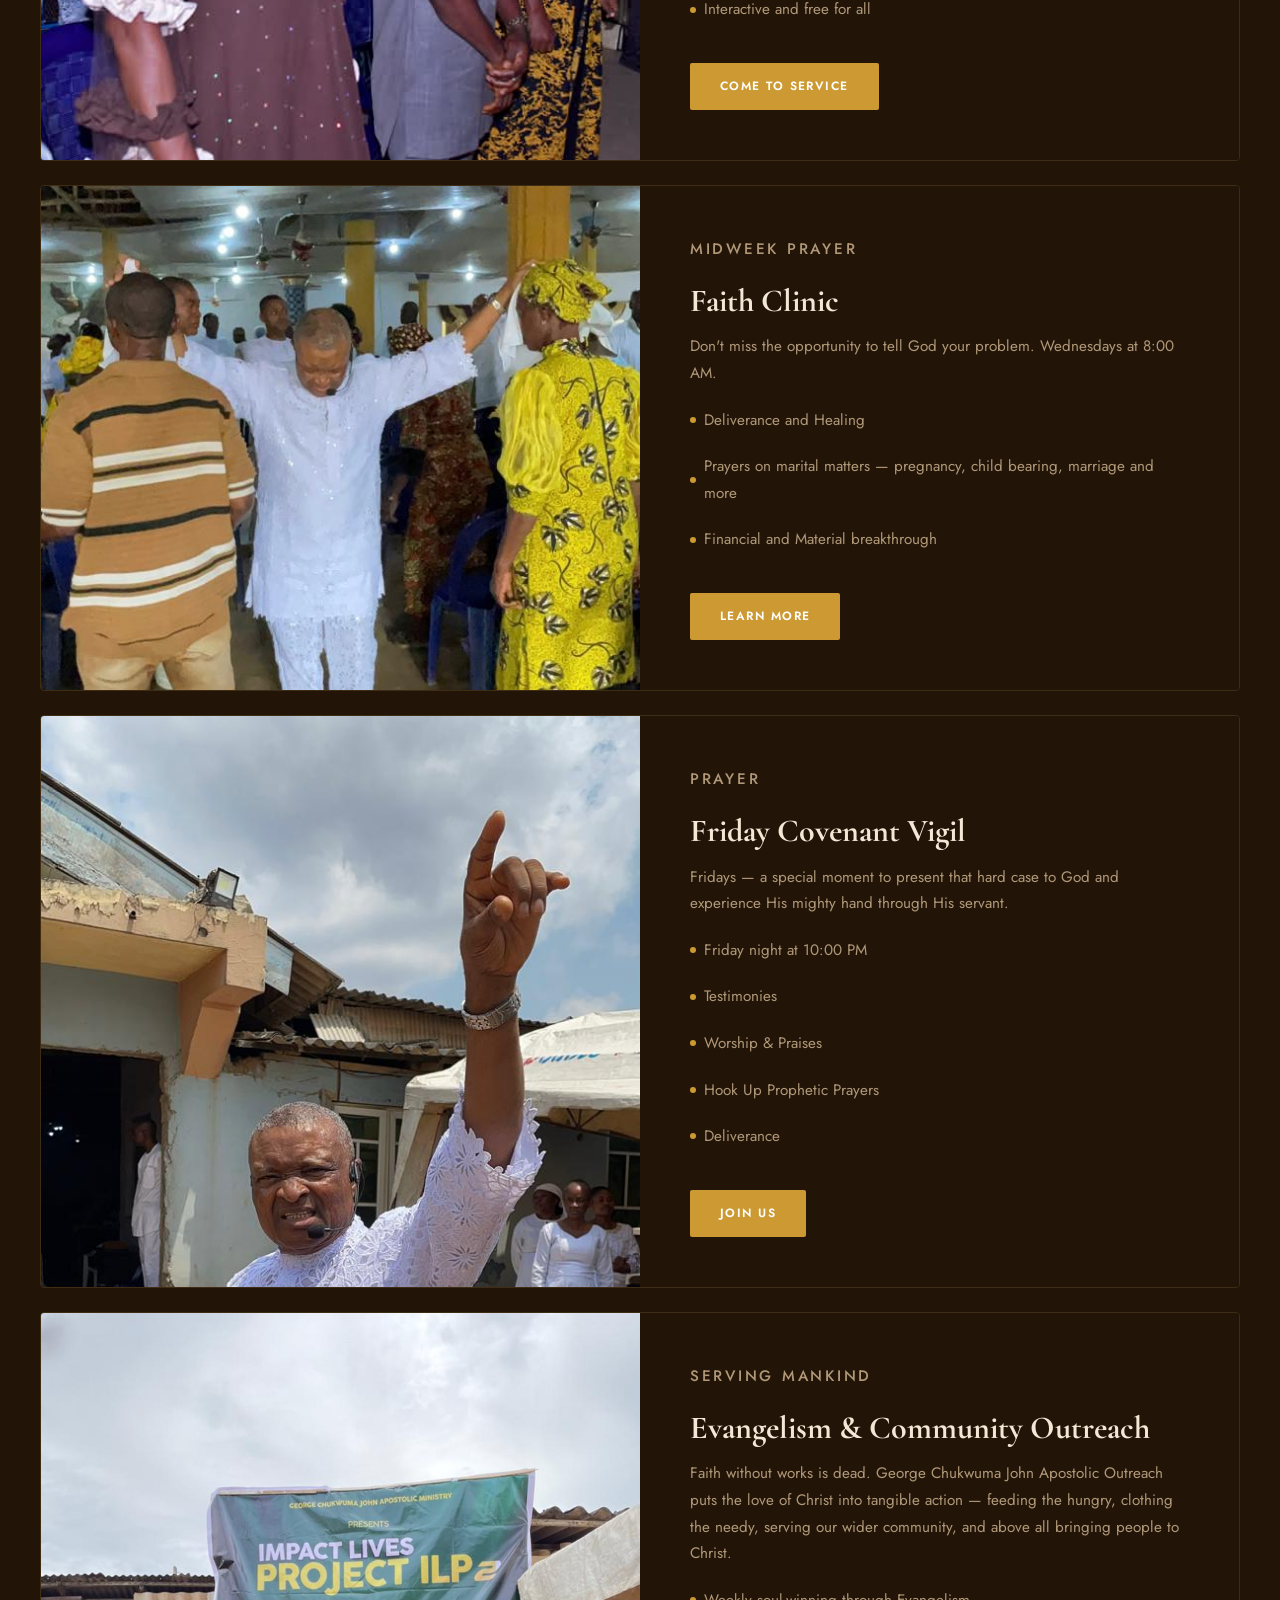
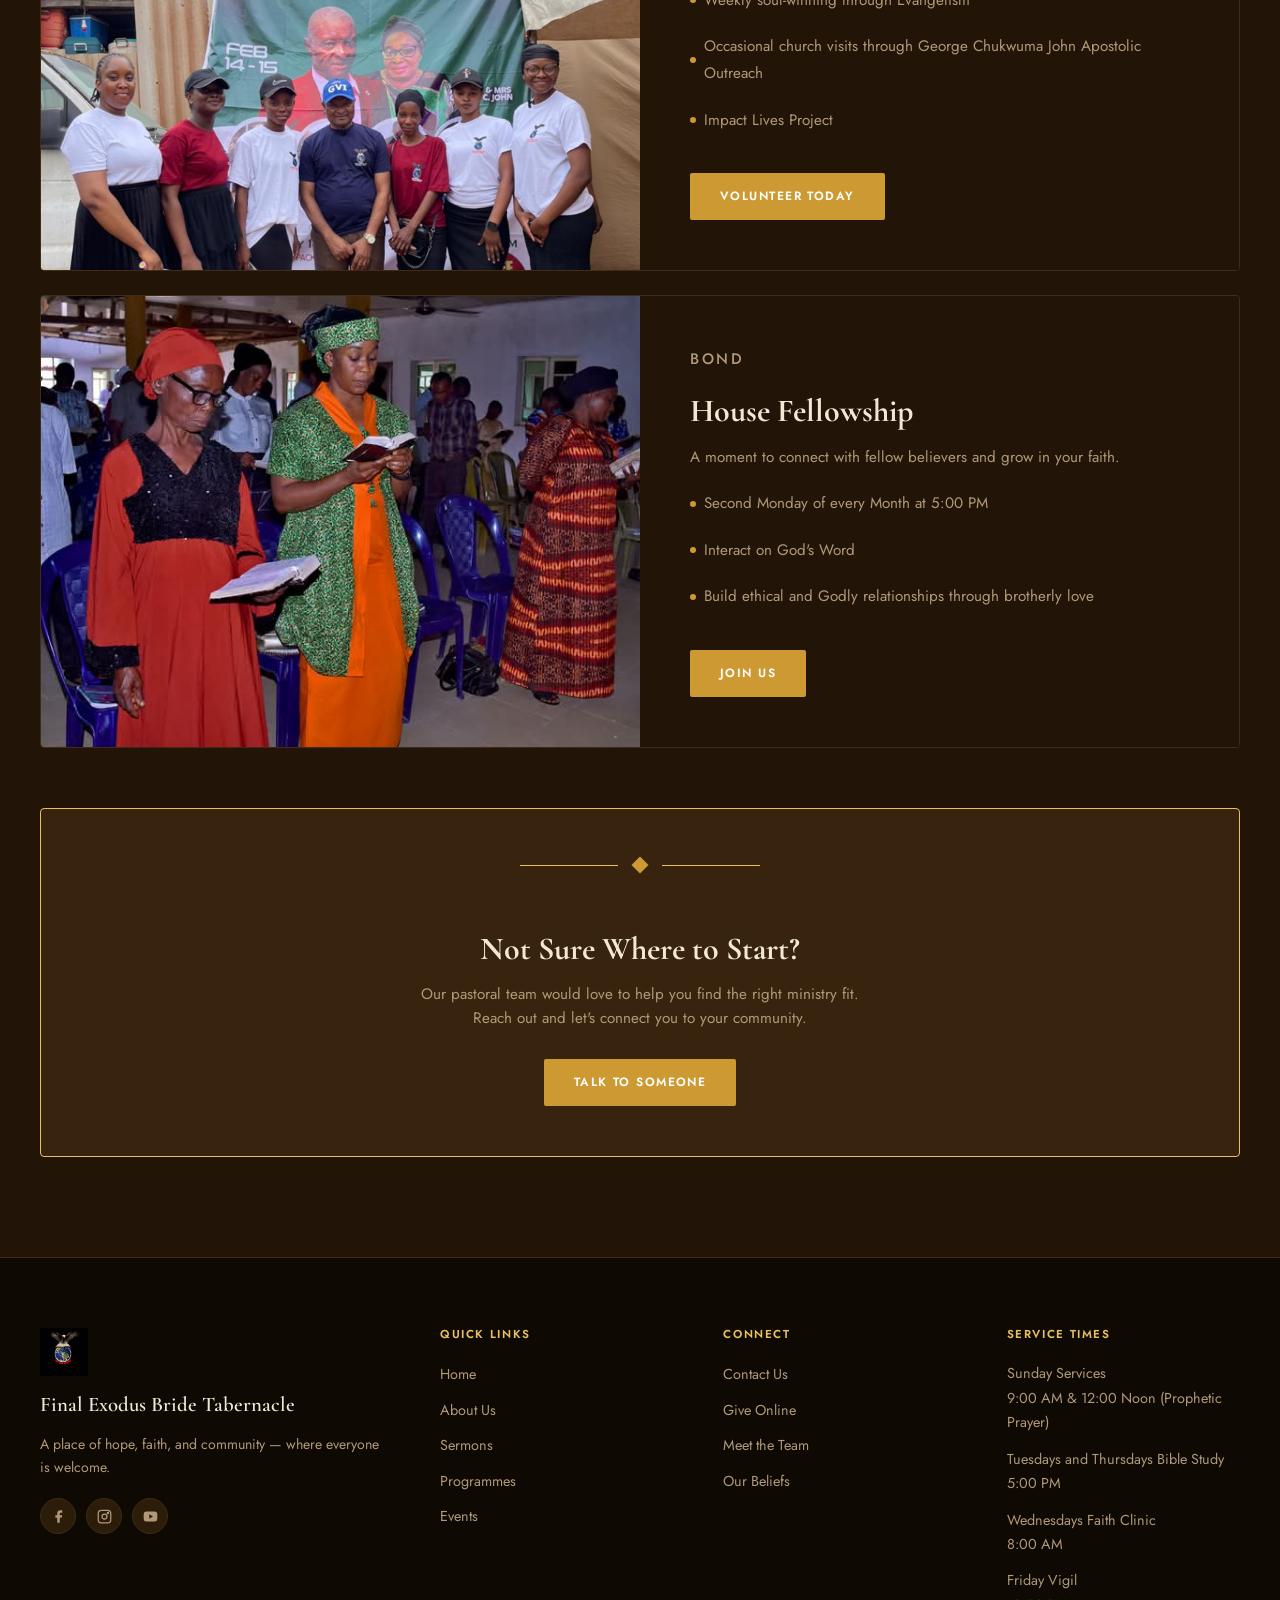
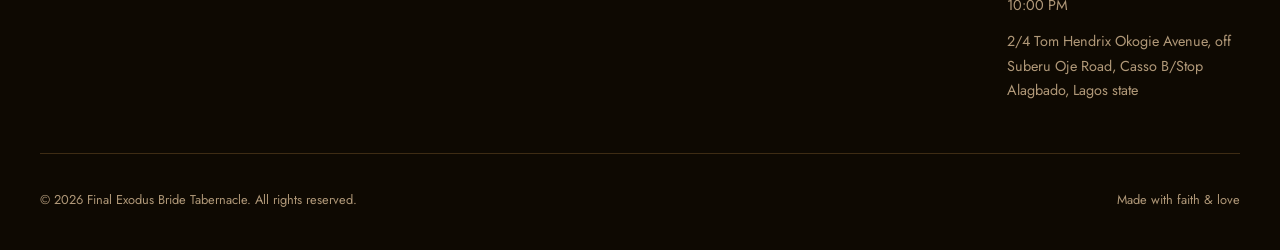
<file: ministries.html>
<!DOCTYPE html>
<html lang="en">
<head>
  <meta charset="UTF-8">
  <meta name="viewport" content="width=device-width, initial-scale=1.0">
  <title>Final Exodus Bride Tabernacle — Home</title>
  <link rel="preconnect" href="https://fonts.googleapis.com">
  <link rel="preconnect" href="https://fonts.gstatic.com" crossorigin>
  <link href="https://fonts.googleapis.com/css2?family=Cormorant+Garamond:ital,wght@0,400;0,500;0,600;0,700;1,400;1,600&family=Jost:wght@300;400;500;600&display=swap" rel="stylesheet">
  <link rel="icon" href="images/Logo.jpeg" type="image/jpeg">
  <link rel="stylesheet" href="assets/shared.css">
</head>
<body>

  <!-- ── NAVBAR ─────────────────────────────────────────── -->
  <nav id="navbar">
    <div class="nav-inner">
      <a href="index.html" class="nav-brand">
        <div class="nav-cross">
          <img src="images/Logo.jpeg" alt="Church Logo" class="nav-logo">
        </div>
        <span class="nav-brand-name">Final Exodus Bride Tabernacle</span>
      </a>
      <ul class="nav-links">
        <li><a href="index.html">Home</a></li>
        <li><a href="about.html">About</a></li>
        <li><a href="sermons.html">Sermons</a></li>
        <li><a href="ministries.html">Programmes</a></li>
        <li><a href="events.html">Events</a></li>
        <li><a href="contact.html">Contact</a></li>
        <li><a href="give.html" class="nav-give-btn">Give</a></li>
      </ul>
      <button class="hamburger" id="hamburger" aria-label="Toggle menu" aria-expanded="false">
        <span></span>
        <span></span>
        <span></span>
      </button>
    </div>
  </nav>

  <!-- ── MOBILE MENU ────────────────────────────────────── -->
  <div class="mobile-menu" id="mobile-menu">
    <a href="index.html">Home</a>
    <a href="about.html">About</a>
    <a href="sermons.html">Sermons</a>
    <a href="ministries.html">Ministries</a>
    <a href="events.html">Events</a>
    <a href="contact.html">Contact</a>
    <a href="give.html" class="mobile-give">Give</a>
  </div>

  <!-- ── PAGE HEADER ────────────────────────────────────── -->
  <div class="page-header">
    <p class="page-header-label">Get Involved</p>
    <h1>Our Programmes</h1>
    <p>Find your place and feel at home within our thriving church community.</p>
  </div>
  
  <section class="section section-white">
    <div class="container">

      <div class="section-header reveal">
        <p class="section-label">Everyone Belongs</p>
        <h2 class="section-title">Know Our Programmes</h2>
        <p class="section-body">Whether you're looking to worship, learn, serve, or simply connect — Final Exodus Bride Tabernacle is the place for you.</p>
      </div>

      <!-- Sunday Worship -->
      <div class="ministry-feature reveal">
        <!-- IMAGE: images/daddy with mic.jpeg -->
        <div class="mf-visual">
          <img src="images/daddy with mic 2.jpeg" alt="Sunday Worship" class="mf-img">
        </div>
        <div class="mf-body">
          <p class="section-label">Sunday Morning</p>
          <h3>Sunday Service</h3>
          <p>Our Sunday services are the heartbeat of Final Exodus Bride Tabernacle. With uplifting music, meaningful teaching, and a warm community, you'll find something special every week.</p>
          <p class="mf-detail">Two services: 9:00 AM &amp; 12:00 Noon (Prophetic Prayer)</p>
          <p class="mf-detail">Deliverance and Healing every first and third Sunday of the Month</p>
          <p class="mf-detail">Lord's Supper on every first Sunday of the Month</p>
          <div class="mf-cta"><a href="contact.html" class="btn btn-primary">Plan Your Visit</a></div>
        </div>
      </div>

      <!-- Bible Study -->
      <div class="ministry-feature reverse reveal">
        <div class="mf-body">
          <p class="section-label">Weekly Study</p>
          <h3>Tuesdays and Thursday Evening Service</h3>
          <p>Go deeper in your faith journey with our Bible studies. Meeting on Tuesday and Thursday evenings every week, these services foster real community and spiritual growth.</p>
          <p class="mf-detail">Tuesday and Thursday evenings at 5:00 PM</p>
          <p class="mf-detail">Discuss the Bible and grow in understanding</p>
          <p class="mf-detail">Interactive and free for all</p>
          <div class="mf-cta"><a href="contact.html" class="btn btn-primary">Come to Service</a></div>
        </div>
        <!-- IMAGE: images/Married sitted.jpeg -->
        <div class="mf-visual">
          <img src="images/Solemn prayer.jpeg" alt="Bible Study" class="mf-img">
        </div>
      </div>

      <!-- Children -->
      <div class="ministry-feature reveal">
        <!-- IMAGE: images/Daddy praying 2.jpeg -->
        <div class="mf-visual">
          <img src="images/Daddy praying 2.jpeg" alt="Children's Ministry" class="mf-img">
        </div>
        <div class="mf-body">
          <p class="section-label">Midweek Prayer</p>
          <h3>Faith Clinic</h3>
          <p>Don't miss the opportunity to tell God your problem. Wednesdays at 8:00 AM.</p>
          <p class="mf-detail">Deliverance and Healing</p>
          <p class="mf-detail">Prayers on marital matters — pregnancy, child bearing, marriage and more</p>
          <p class="mf-detail">Financial and Material breakthrough</p>
          <div class="mf-cta"><a href="contact.html" class="btn btn-primary">Learn More</a></div>
        </div>
      </div>

      <!-- Youth -->
      <div class="ministry-feature reverse reveal">
        <div class="mf-body">
          <p class="section-label">Prayer</p>
          <h3>Friday Covenant Vigil</h3>
          <p>Fridays — a special moment to present that hard case to God and experience His mighty hand through His servant.</p>
          <p class="mf-detail">Friday night at 10:00 PM</p>
          <p class="mf-detail">Testimonies</p>
          <p class="mf-detail">Worship &amp; Praises</p>
          <p class="mf-detail">Hook Up Prophetic Prayers</p>
          <p class="mf-detail">Deliverance</p>
          <div class="mf-cta"><a href="contact.html" class="btn btn-primary">Join Us</a></div>
        </div>
        <!-- IMAGE: images/daddy praying.jpeg -->
        <div class="mf-visual">
          <img src="images/daddy neck mic.jpeg" alt="Youth Group" class="mf-img">
        </div>
      </div>

      <!-- Outreach -->
      <div class="ministry-feature reveal">
        <!-- IMAGE: images/ILP group pic.jpeg -->
        <div class="mf-visual">
          <img src="images/ILP group pic.jpeg" alt="Community Outreach" class="mf-img">
        </div>
        <div class="mf-body">
          <p class="section-label">Serving Mankind</p>
          <h3>Evangelism &amp; Community Outreach</h3>
          <p>Faith without works is dead. George Chukwuma John Apostolic Outreach puts the love of Christ into tangible action — feeding the hungry, clothing the needy, serving our wider community, and above all bringing people to Christ.</p>
          <p class="mf-detail">Weekly soul-winning through Evangelism</p>
          <p class="mf-detail">Occasional church visits through George Chukwuma John Apostolic Outreach</p>
          <p class="mf-detail">Impact Lives Project</p>
          <div class="mf-cta"><a href="contact.html" class="btn btn-primary">Volunteer Today</a></div>
        </div>
      </div>

      <!-- Worship Team -->
      <div class="ministry-feature reverse reveal">
        <div class="mf-body">
          <p class="section-label">Bond</p>
          <h3>House Fellowship</h3>
          <p>A moment to connect with fellow believers and grow in your faith.</p>
          <p class="mf-detail">Second Monday of every Month at 5:00 PM</p>
          <p class="mf-detail">Interact on God's Word</p>
          <p class="mf-detail">Build ethical and Godly relationships through brotherly love</p>
          <div class="mf-cta"><a href="contact.html" class="btn btn-primary">Join Us</a></div>
        </div>
        <!-- IMAGE: images/Choir lead.jpeg -->
        <div class="mf-visual">
          <img src="images/Bible reading congregation.jpeg" alt="Worship Team" class="mf-img">
        </div>
      </div>

      <!-- GET INVOLVED -->
      <div class="get-involved-block reveal">
        <div class="ornament"><div class="ornament-cross"></div></div>
        <h3>Not Sure Where to Start?</h3>
        <p>Our pastoral team would love to help you find the right ministry fit. Reach out and let's connect you to your community.</p>
        <a href="contact.html" class="btn btn-primary">Talk to Someone</a>
      </div>

    </div>
  </section>

 <!-- ── FOOTER ──────────────────────────────────────────── -->
  <footer>
    <div class="footer-inner">
      <div class="footer-grid">

        <div class="footer-brand">
          <div class="nav-cross">
          <img src="images/Logo.jpeg" alt="Church Logo" class="nav-logo">
        </div>
          <p class="footer-brand-name">Final Exodus Bride Tabernacle</p>
          <p class="footer-tagline">A place of hope, faith, and community — where everyone is welcome.</p>
          <div class="footer-socials">

            <!-- PASTE FACEBOOK LINK BELOW -->
            <a href="https://www.facebook.com/share/1DDiYf6oc4/" target="_blank" rel="noopener" class="footer-social" aria-label="Facebook">
              <svg viewBox="0 0 24 24" fill="currentColor" width="15" height="15">
                <path d="M18 2h-3a5 5 0 0 0-5 5v3H7v4h3v8h4v-8h3l1-4h-4V7a1 1 0 0 1 1-1h3z"/>
              </svg>
            </a>

            <!-- PASTE INSTAGRAM LINK BELOW -->
            <a href="YOUR_INSTAGRAM_LINK_HERE" target="_blank" rel="noopener" class="footer-social" aria-label="Instagram">
              <svg viewBox="0 0 24 24" fill="none" stroke="currentColor" stroke-width="2" width="15" height="15">
                <rect x="2" y="2" width="20" height="20" rx="5"/>
                <circle cx="12" cy="12" r="4"/>
                <circle cx="17.5" cy="6.5" r="1" fill="currentColor"/>
              </svg>
            </a>

            <!-- PASTE YOUTUBE LINK BELOW -->
            <a href="http://www.youtube.com/@thefinalexodusbridetv6931" target="_blank" rel="noopener" class="footer-social" aria-label="YouTube">
              <svg viewBox="0 0 24 24" fill="currentColor" width="15" height="15">
                <path d="M22.54 6.42a2.78 2.78 0 0 0-1.95-1.96C18.88 4 12 4 12 4s-6.88 0-8.59.46A2.78 2.78 0 0 0 1.46 6.42 29 29 0 0 0 1 12a29 29 0 0 0 .46 5.58 2.78 2.78 0 0 0 1.95 1.95C5.12 20 12 20 12 20s6.88 0 8.59-.47a2.78 2.78 0 0 0 1.95-1.95A29 29 0 0 0 23 12a29 29 0 0 0-.46-5.58zM10 15.5v-7l6 3.5-6 3.5z"/>
              </svg>
            </a>

          </div>
        </div>

        <div class="footer-col">
          <h4>Quick Links</h4>
          <ul>
            <li><a href="index.html">Home</a></li>
            <li><a href="about.html">About Us</a></li>
            <li><a href="sermons.html">Sermons</a></li>
            <li><a href="ministries.html">Programmes</a></li>
            <li><a href="events.html">Events</a></li>
          </ul>
        </div>

        <div class="footer-col">
          <h4>Connect</h4>
          <ul>
            <li><a href="contact.html">Contact Us</a></li>
            <li><a href="give.html">Give Online</a></li>
            <li><a href="about.html#team">Meet the Team</a></li>
            <li><a href="about.html#beliefs">Our Beliefs</a></li>
          </ul>
        </div>

        <div class="footer-col">
          <h4>Service Times</h4>
          <p>Sunday Services<br>9:00 AM &amp; 12:00 Noon (Prophetic Prayer)</p>
          <p>Tuesdays and Thursdays Bible Study<br>5:00 PM</p>
          <p>Wednesdays Faith Clinic<br>8:00 AM</p>
          <p>Friday Vigil<br>10:00 PM</p>
          <p>2/4 Tom Hendrix Okogie Avenue, off Suberu Oje Road, Casso B/Stop<br> Alagbado, Lagos state</p>
        </div>

      </div>
      <div class="footer-bottom">
        <span>© <span id="copyright-year"></span> Final Exodus Bride Tabernacle. All rights reserved.</span>
        <span>Made with faith &amp; love</span>
      </div>
    </div>
  </footer>

  <script src="assets/shared.js"></script>

</body>
</html>
</file>
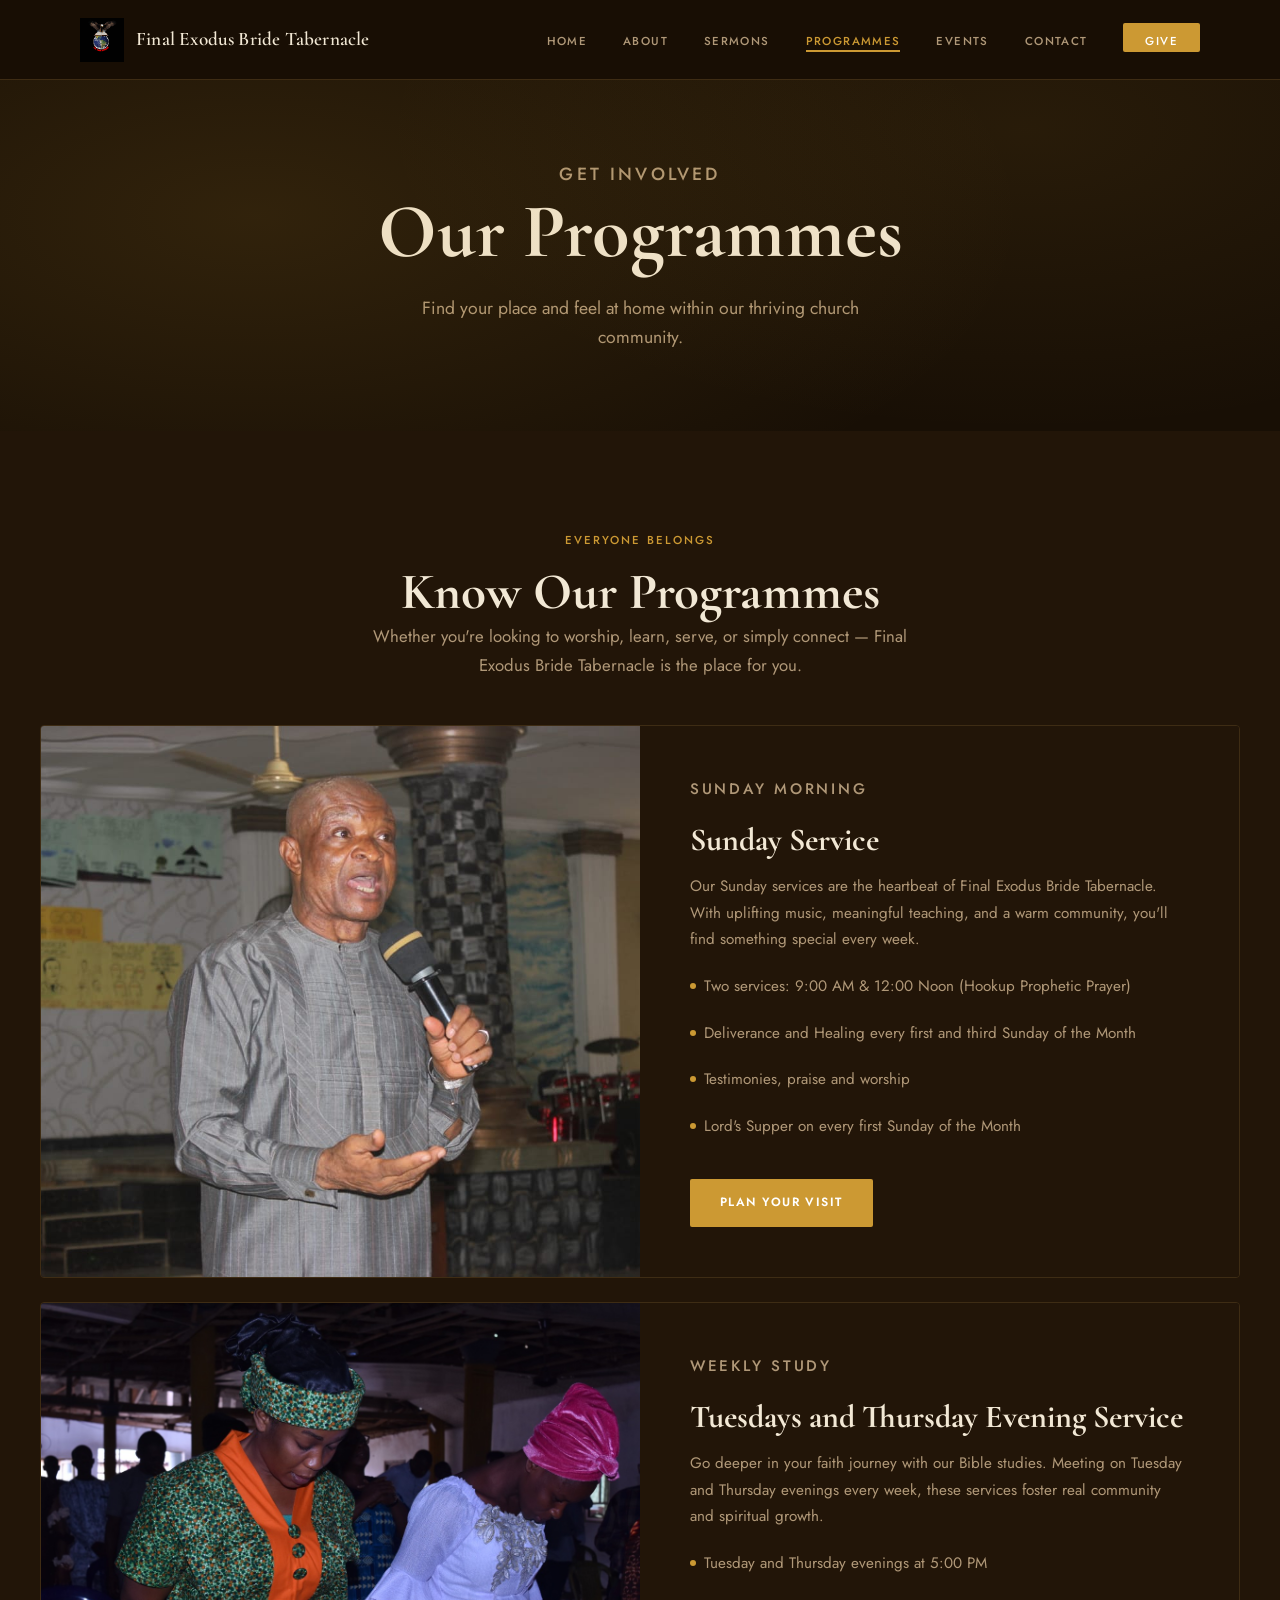
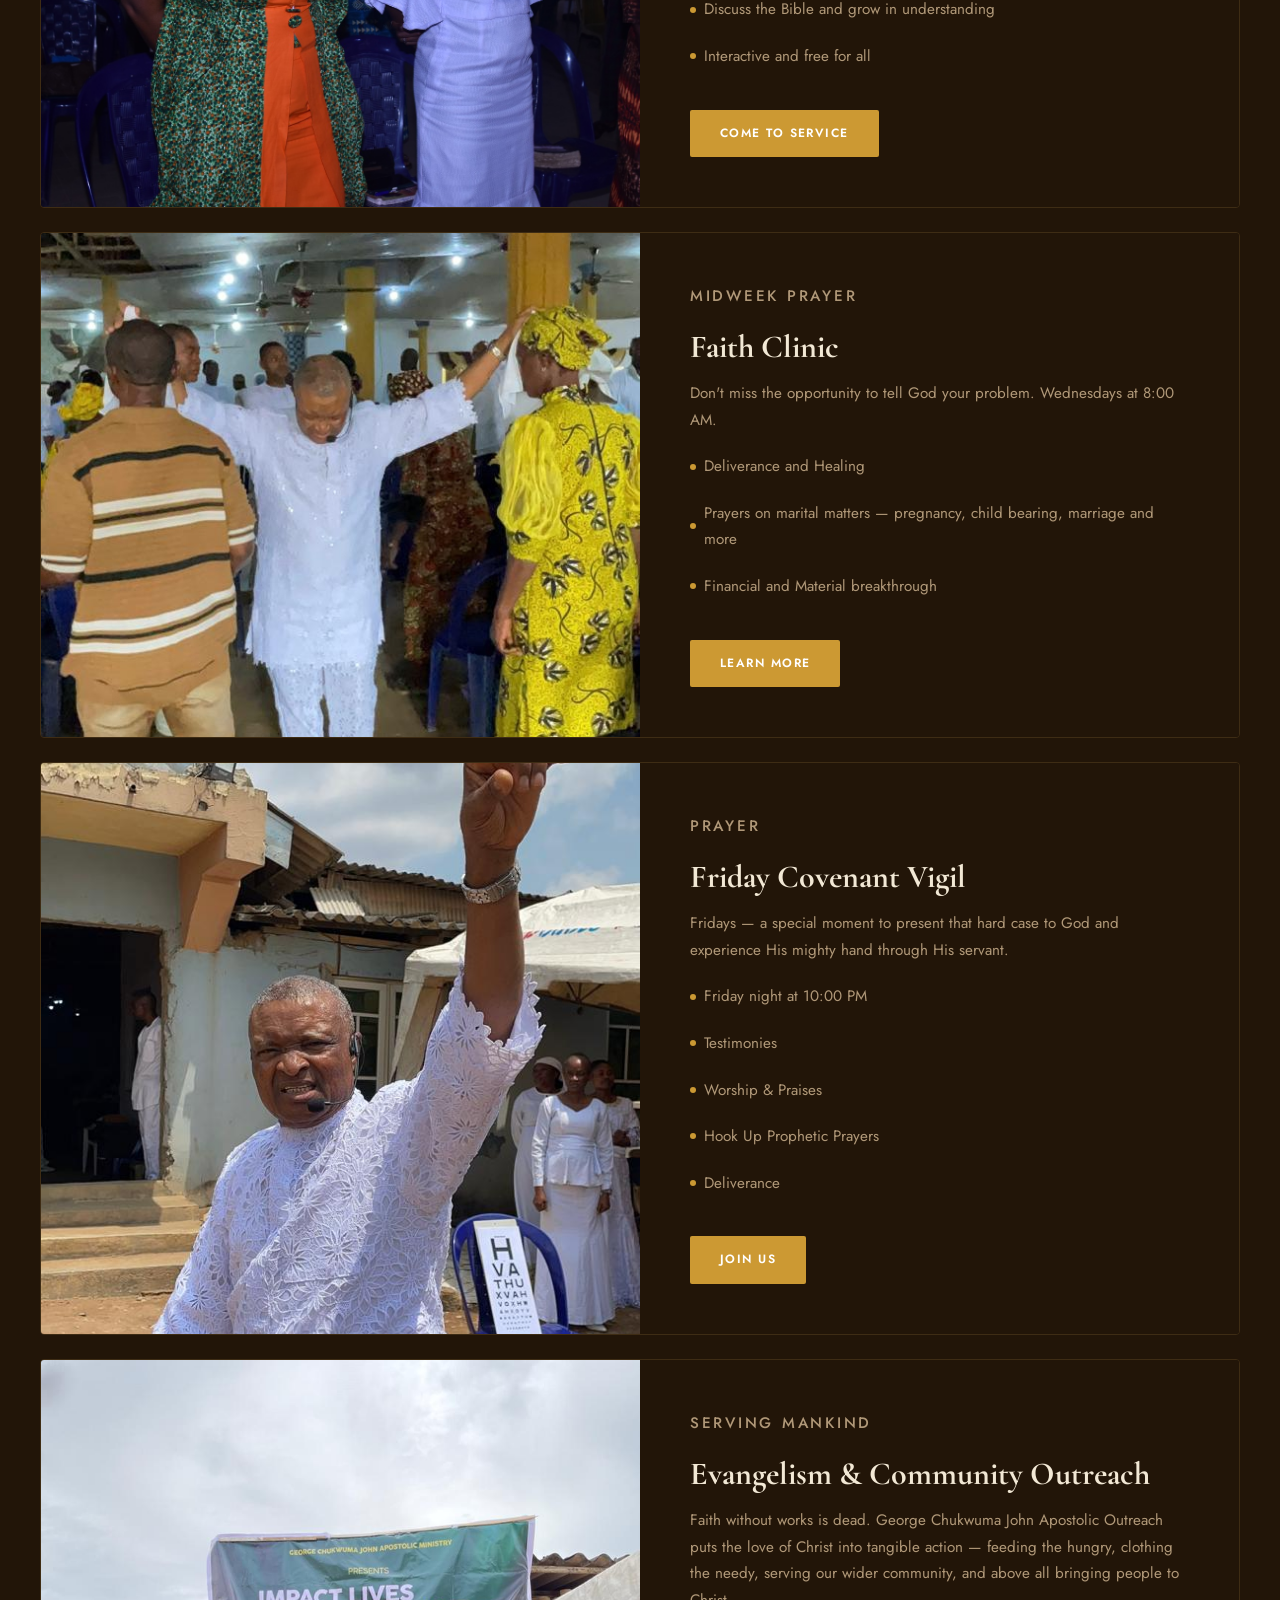
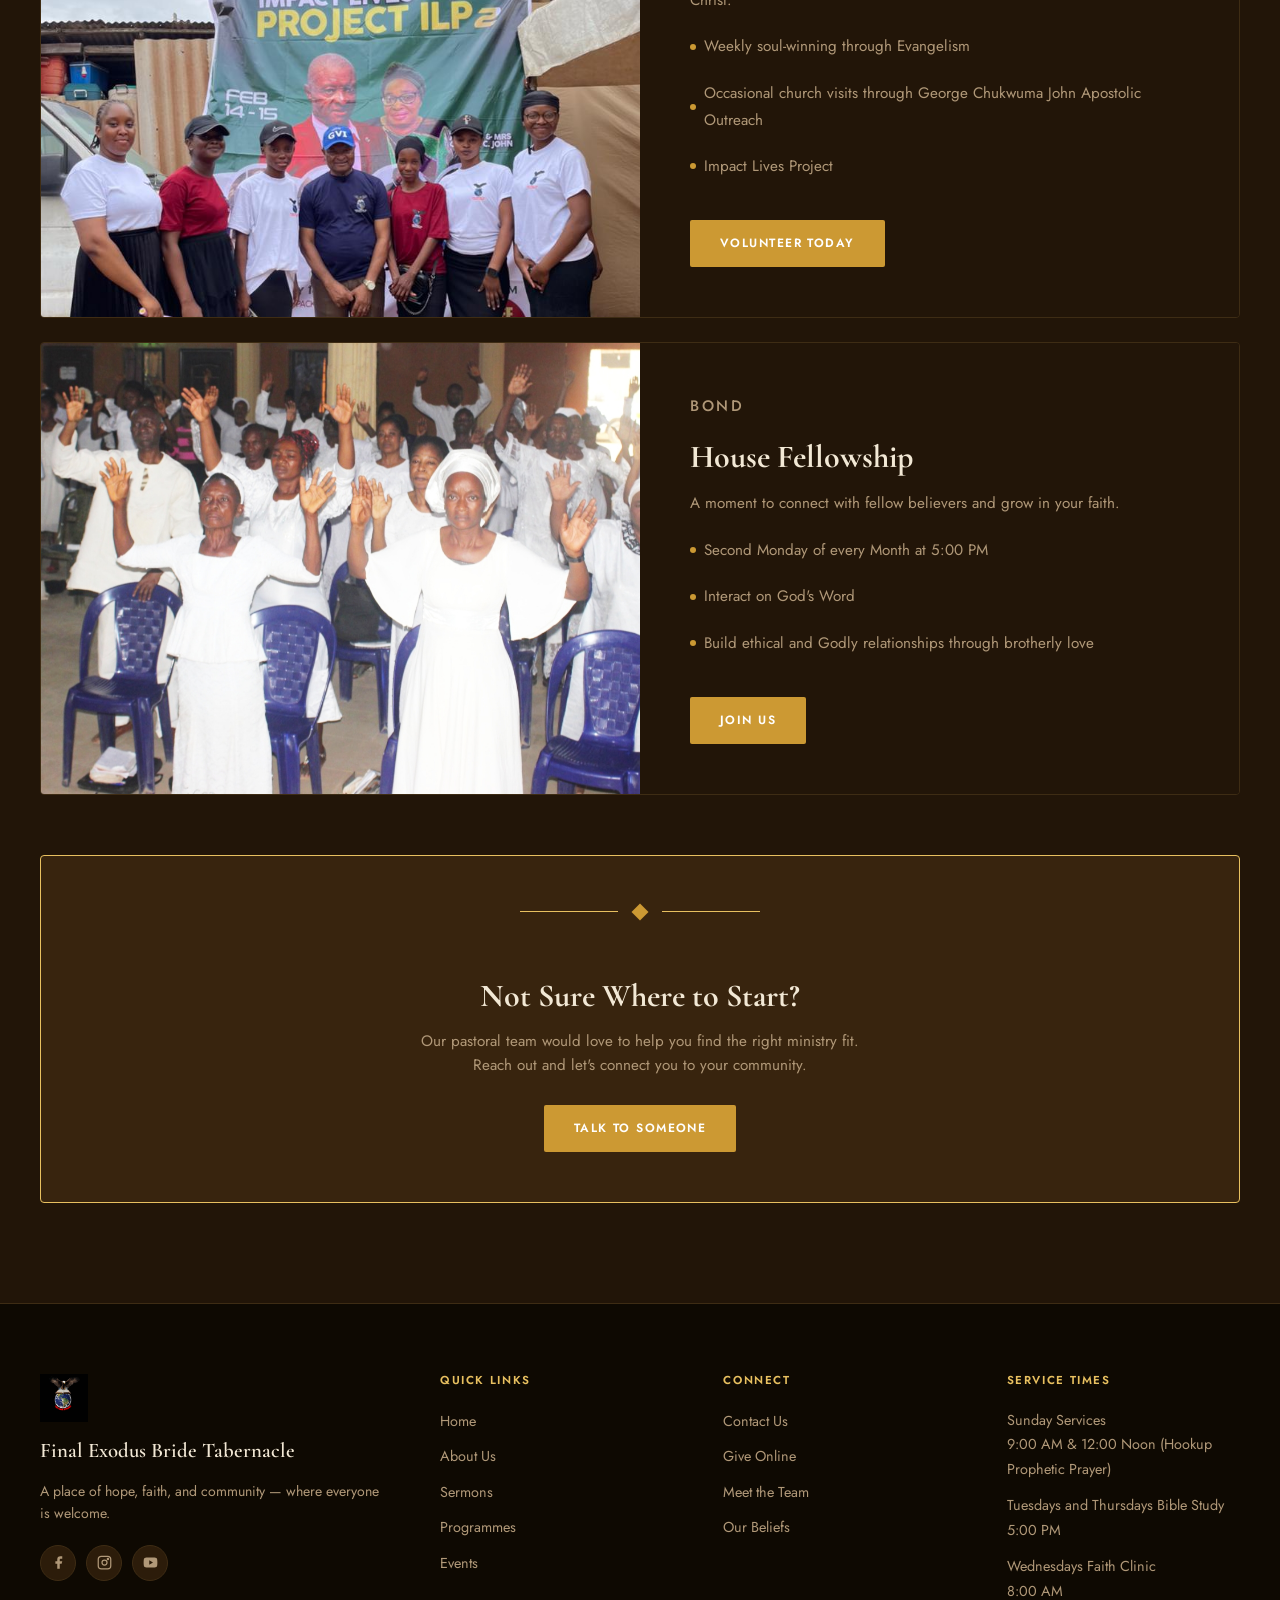
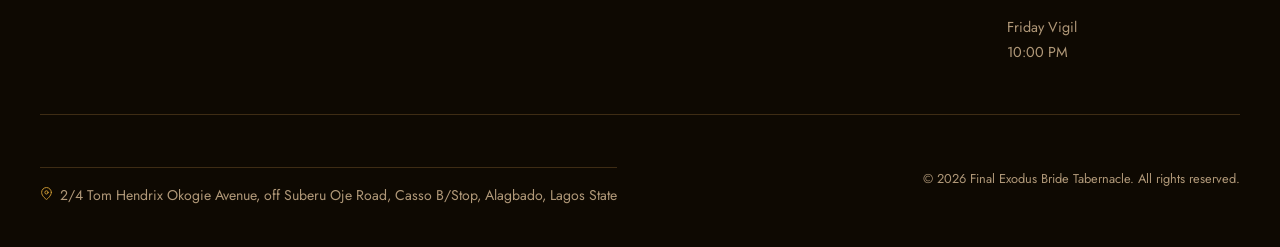
<file: programmes.html>
<!DOCTYPE html>
<html lang="en">
<head>
  <meta charset="UTF-8">
  <meta name="viewport" content="width=device-width, initial-scale=1.0">
  <title>Final Exodus Bride Tabernacle — Home</title>
  <link rel="preconnect" href="https://fonts.googleapis.com">
  <link rel="preconnect" href="https://fonts.gstatic.com" crossorigin>
  <link href="https://fonts.googleapis.com/css2?family=Cormorant+Garamond:ital,wght@0,400;0,500;0,600;0,700;1,400;1,600&family=Jost:wght@300;400;500;600&display=swap" rel="stylesheet">
  <link rel="icon" href="images/Logo.jpeg" type="image/jpeg">
  <link rel="stylesheet" href="assets/shared.css">
</head>
<body>

  <!-- ── NAVBAR ─────────────────────────────────────────── -->
  <nav id="navbar">
    <div class="nav-inner">
      <a href="index.html" class="nav-brand">
        <div class="nav-cross">
          <img src="images/Logo.jpeg" alt="Church Logo" class="nav-logo">
        </div>
        <span class="nav-brand-name">Final Exodus Bride Tabernacle</span>
      </a>
      <ul class="nav-links">
        <li><a href="index.html">Home</a></li>
        <li><a href="about.html">About</a></li>
        <li><a href="sermons.html">Sermons</a></li>
        <li><a href="programmes.html">Programmes</a></li>
        <li><a href="events.html">Events</a></li>
        <li><a href="contact.html">Contact</a></li>
        <li><a href="give.html" class="nav-give-btn">Give</a></li>
      </ul>
      <button class="hamburger" id="hamburger" aria-label="Toggle menu" aria-expanded="false">
        <span></span>
        <span></span>
        <span></span>
      </button>
    </div>
  </nav>

  <!-- ── MOBILE MENU ────────────────────────────────────── -->
  <div class="mobile-menu" id="mobile-menu">
    <a href="index.html">Home</a>
    <a href="about.html">About</a>
    <a href="sermons.html">Sermons</a>
    <a href="programmes.html">Programmes</a>
    <a href="events.html">Events</a>
    <a href="contact.html">Contact</a>
    <a href="give.html" class="mobile-give">Give</a>
  </div>

  <!-- ── PAGE HEADER ────────────────────────────────────── -->
  <div class="page-header">
    <p class="page-header-label">Get Involved</p>
    <h1>Our Programmes</h1>
    <p>Find your place and feel at home within our thriving church community.</p>
  </div>
  
  <section class="section section-white">
    <div class="container">

      <div class="section-header reveal">
        <p class="section-label">Everyone Belongs</p>
        <h2 class="section-title">Know Our Programmes</h2>
        <p class="section-body">Whether you're looking to worship, learn, serve, or simply connect — Final Exodus Bride Tabernacle is the place for you.</p>
      </div>

      <!-- Sunday Worship -->
      <div class="ministry-feature reveal">
        <!-- IMAGE: images/daddy with mic.jpeg -->
        <div class="mf-visual">
          <img src="images/daddy with mic 2.jpeg" alt="Sunday Worship" class="mf-img">
        </div>
        <div class="mf-body">
          <p class="section-label">Sunday Morning</p>
          <h3>Sunday Service</h3>
          <p>Our Sunday services are the heartbeat of Final Exodus Bride Tabernacle. With uplifting music, meaningful teaching, and a warm community, you'll find something special every week.</p>
          <p class="mf-detail">Two services: 9:00 AM &amp; 12:00 Noon (Hookup Prophetic Prayer)</p>
          <p class="mf-detail">Deliverance and Healing every first and third Sunday of the Month</p>
          <p class="mf-detail">Testimonies, praise and worship</p>
          <p class="mf-detail">Lord's Supper on every first Sunday of the Month</p>
          <div class="mf-cta"><a href="contact.html" class="btn btn-primary">Plan Your Visit</a></div>
        </div>
      </div>

      <!-- Bible Study -->
      <div class="ministry-feature reverse reveal">
        <div class="mf-body">
          <p class="section-label">Weekly Study</p>
          <h3>Tuesdays and Thursday Evening Service</h3>
          <p>Go deeper in your faith journey with our Bible studies. Meeting on Tuesday and Thursday evenings every week, these services foster real community and spiritual growth.</p>
          <p class="mf-detail">Tuesday and Thursday evenings at 5:00 PM</p>
          <p class="mf-detail">Discuss the Bible and grow in understanding</p>
          <p class="mf-detail">Interactive and free for all</p>
          <div class="mf-cta"><a href="contact.html" class="btn btn-primary">Come to Service</a></div>
        </div>
        <!-- IMAGE: images/Married sitted.jpeg -->
        <div class="mf-visual">
          <img src="images/Church pic swap.jpeg" alt="Bible Study" class="mf-img">
        </div>
      </div>

      <!-- Children -->
      <div class="ministry-feature reveal">
        <!-- IMAGE: images/Daddy praying 2.jpeg -->
        <div class="mf-visual">
          <img src="images/Daddy praying 2.jpeg" alt="Children's Ministry" class="mf-img">
        </div>
        <div class="mf-body">
          <p class="section-label">Midweek Prayer</p>
          <h3>Faith Clinic</h3>
          <p>Don't miss the opportunity to tell God your problem. Wednesdays at 8:00 AM.</p>
          <p class="mf-detail">Deliverance and Healing</p>
          <p class="mf-detail">Prayers on marital matters — pregnancy, child bearing, marriage and more</p>
          <p class="mf-detail">Financial and Material breakthrough</p>
          <div class="mf-cta"><a href="contact.html" class="btn btn-primary">Learn More</a></div>
        </div>
      </div>

      <!-- Youth -->
      <div class="ministry-feature reverse reveal">
        <div class="mf-body">
          <p class="section-label">Prayer</p>
          <h3>Friday Covenant Vigil</h3>
          <p>Fridays — a special moment to present that hard case to God and experience His mighty hand through His servant.</p>
          <p class="mf-detail">Friday night at 10:00 PM</p>
          <p class="mf-detail">Testimonies</p>
          <p class="mf-detail">Worship &amp; Praises</p>
          <p class="mf-detail">Hook Up Prophetic Prayers</p>
          <p class="mf-detail">Deliverance</p>
          <div class="mf-cta"><a href="contact.html" class="btn btn-primary">Join Us</a></div>
        </div>
        <!-- IMAGE: images/daddy praying.jpeg -->
        <div class="mf-visual">
          <img src="images/daddy neck mic.jpeg" alt="Youth Group" class="mf-img" style="object-position: center 35%;">
          </div>
      </div>

      <!-- Outreach -->
      <div class="ministry-feature reveal">
        <!-- IMAGE: images/ILP group pic.jpeg -->
        <div class="mf-visual">
          <img src="images/ILP group pic.jpeg" alt="Community Outreach" class="mf-img">
        </div>
        <div class="mf-body">
          <p class="section-label">Serving Mankind</p>
          <h3>Evangelism &amp; Community Outreach</h3>
          <p>Faith without works is dead. George Chukwuma John Apostolic Outreach puts the love of Christ into tangible action — feeding the hungry, clothing the needy, serving our wider community, and above all bringing people to Christ.</p>
          <p class="mf-detail">Weekly soul-winning through Evangelism</p>
          <p class="mf-detail">Occasional church visits through George Chukwuma John Apostolic Outreach</p>
          <p class="mf-detail">Impact Lives Project</p>
          <div class="mf-cta"><a href="contact.html" class="btn btn-primary">Volunteer Today</a></div>
        </div>
      </div>

      <!-- Worship Team -->
      <div class="ministry-feature reverse reveal">
        <div class="mf-body">
          <p class="section-label">Bond</p>
          <h3>House Fellowship</h3>
          <p>A moment to connect with fellow believers and grow in your faith.</p>
          <p class="mf-detail">Second Monday of every Month at 5:00 PM</p>
          <p class="mf-detail">Interact on God's Word</p>
          <p class="mf-detail">Build ethical and Godly relationships through brotherly love</p>
          <div class="mf-cta"><a href="contact.html" class="btn btn-primary">Join Us</a></div>
        </div>
        <!-- IMAGE: images/Choir lead.jpeg -->
        <div class="mf-visual">
          <img src="images/white standing.jpeg" alt="Worship Team" class="mf-img">
        </div>
      </div>

      <!-- GET INVOLVED -->
      <div class="get-involved-block reveal">
        <div class="ornament"><div class="ornament-cross"></div></div>
        <h3>Not Sure Where to Start?</h3>
        <p>Our pastoral team would love to help you find the right ministry fit. Reach out and let's connect you to your community.</p>
        <a href="contact.html" class="btn btn-primary">Talk to Someone</a>
      </div>

    </div>
  </section>

 <!-- ── FOOTER ──────────────────────────────────────────── -->
  <footer>
    <div class="footer-inner">
      <div class="footer-grid">

        <div class="footer-brand">
          <div class="nav-cross">
          <img src="images/Logo.jpeg" alt="Church Logo" class="nav-logo">
        </div>
          <p class="footer-brand-name">Final Exodus Bride Tabernacle</p>
          <p class="footer-tagline">A place of hope, faith, and community — where everyone is welcome.</p>
          <div class="footer-socials">

            <!-- PASTE FACEBOOK LINK BELOW -->
            <a href="https://www.facebook.com/share/1DDiYf6oc4/" target="_blank" rel="noopener" class="footer-social" aria-label="Facebook">
              <svg viewBox="0 0 24 24" fill="currentColor" width="15" height="15">
                <path d="M18 2h-3a5 5 0 0 0-5 5v3H7v4h3v8h4v-8h3l1-4h-4V7a1 1 0 0 1 1-1h3z"/>
              </svg>
            </a>

            <!-- PASTE INSTAGRAM LINK BELOW -->
            <a href="YOUR_INSTAGRAM_LINK_HERE" target="_blank" rel="noopener" class="footer-social" aria-label="Instagram">
              <svg viewBox="0 0 24 24" fill="none" stroke="currentColor" stroke-width="2" width="15" height="15">
                <rect x="2" y="2" width="20" height="20" rx="5"/>
                <circle cx="12" cy="12" r="4"/>
                <circle cx="17.5" cy="6.5" r="1" fill="currentColor"/>
              </svg>
            </a>

            <!-- PASTE YOUTUBE LINK BELOW -->
            <a href="http://www.youtube.com/@thefinalexodusbridetv6931" target="_blank" rel="noopener" class="footer-social" aria-label="YouTube">
              <svg viewBox="0 0 24 24" fill="currentColor" width="15" height="15">
                <path d="M22.54 6.42a2.78 2.78 0 0 0-1.95-1.96C18.88 4 12 4 12 4s-6.88 0-8.59.46A2.78 2.78 0 0 0 1.46 6.42 29 29 0 0 0 1 12a29 29 0 0 0 .46 5.58 2.78 2.78 0 0 0 1.95 1.95C5.12 20 12 20 12 20s6.88 0 8.59-.47a2.78 2.78 0 0 0 1.95-1.95A29 29 0 0 0 23 12a29 29 0 0 0-.46-5.58zM10 15.5v-7l6 3.5-6 3.5z"/>
              </svg>
            </a>

          </div>
        </div>

        <div class="footer-col">
          <h4>Quick Links</h4>
          <ul>
            <li><a href="index.html">Home</a></li>
            <li><a href="about.html">About Us</a></li>
            <li><a href="sermons.html">Sermons</a></li>
            <li><a href="programmes.html">Programmes</a></li>
            <li><a href="events.html">Events</a></li>
          </ul>
        </div>

        <div class="footer-col">
          <h4>Connect</h4>
          <ul>
            <li><a href="contact.html">Contact Us</a></li>
            <li><a href="give.html">Give Online</a></li>
            <li><a href="about.html#team">Meet the Team</a></li>
            <li><a href="about.html#beliefs">Our Beliefs</a></li>
          </ul>
        </div>

        <div class="footer-col">
          <h4>Service Times</h4>
          <p>Sunday Services<br>9:00 AM &amp; 12:00 Noon (Hookup Prophetic Prayer)</p>
          <p>Tuesdays and Thursdays Bible Study<br>5:00 PM</p>
          <p>Wednesdays Faith Clinic<br>8:00 AM</p>
          <p>Friday Vigil<br>10:00 PM</p>
        </div>

      </div>

      <div class="footer-bottom">
        <p class="footer-address">
          <svg viewBox="0 0 24 24" fill="none" stroke="currentColor" stroke-width="1.8" stroke-linecap="round" stroke-linejoin="round" width="13" height="13"><path d="M21 10c0 7-9 13-9 13s-9-6-9-13a9 9 0 0 1 18 0z"/><circle cx="12" cy="10" r="3"/></svg>
          2/4 Tom Hendrix Okogie Avenue, off Suberu Oje Road, Casso B/Stop, Alagbado, Lagos State
        </p>
        <span>© <span id="copyright-year"></span> Final Exodus Bride Tabernacle. All rights reserved.</span>
      </div>

    </div>
  </footer>

  <script src="assets/shared.js"></script>

</body>
</html>
</file>
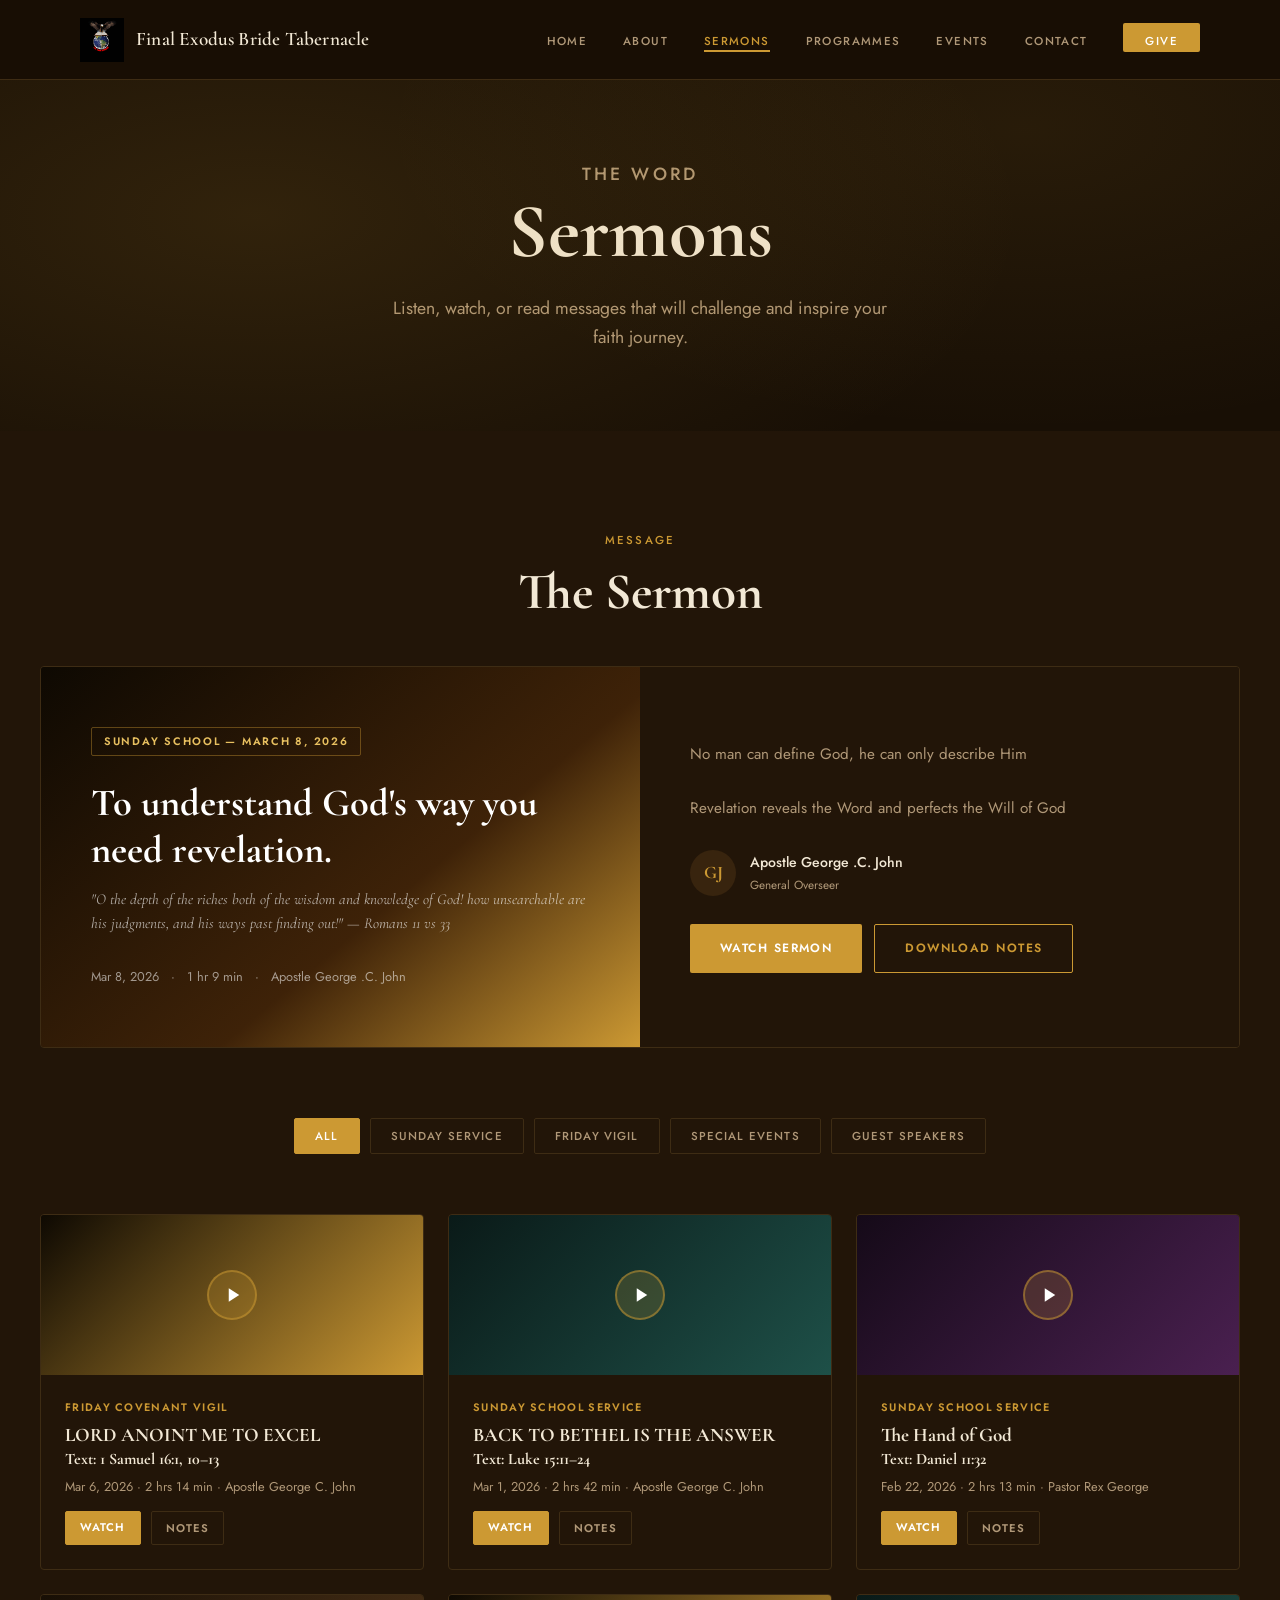
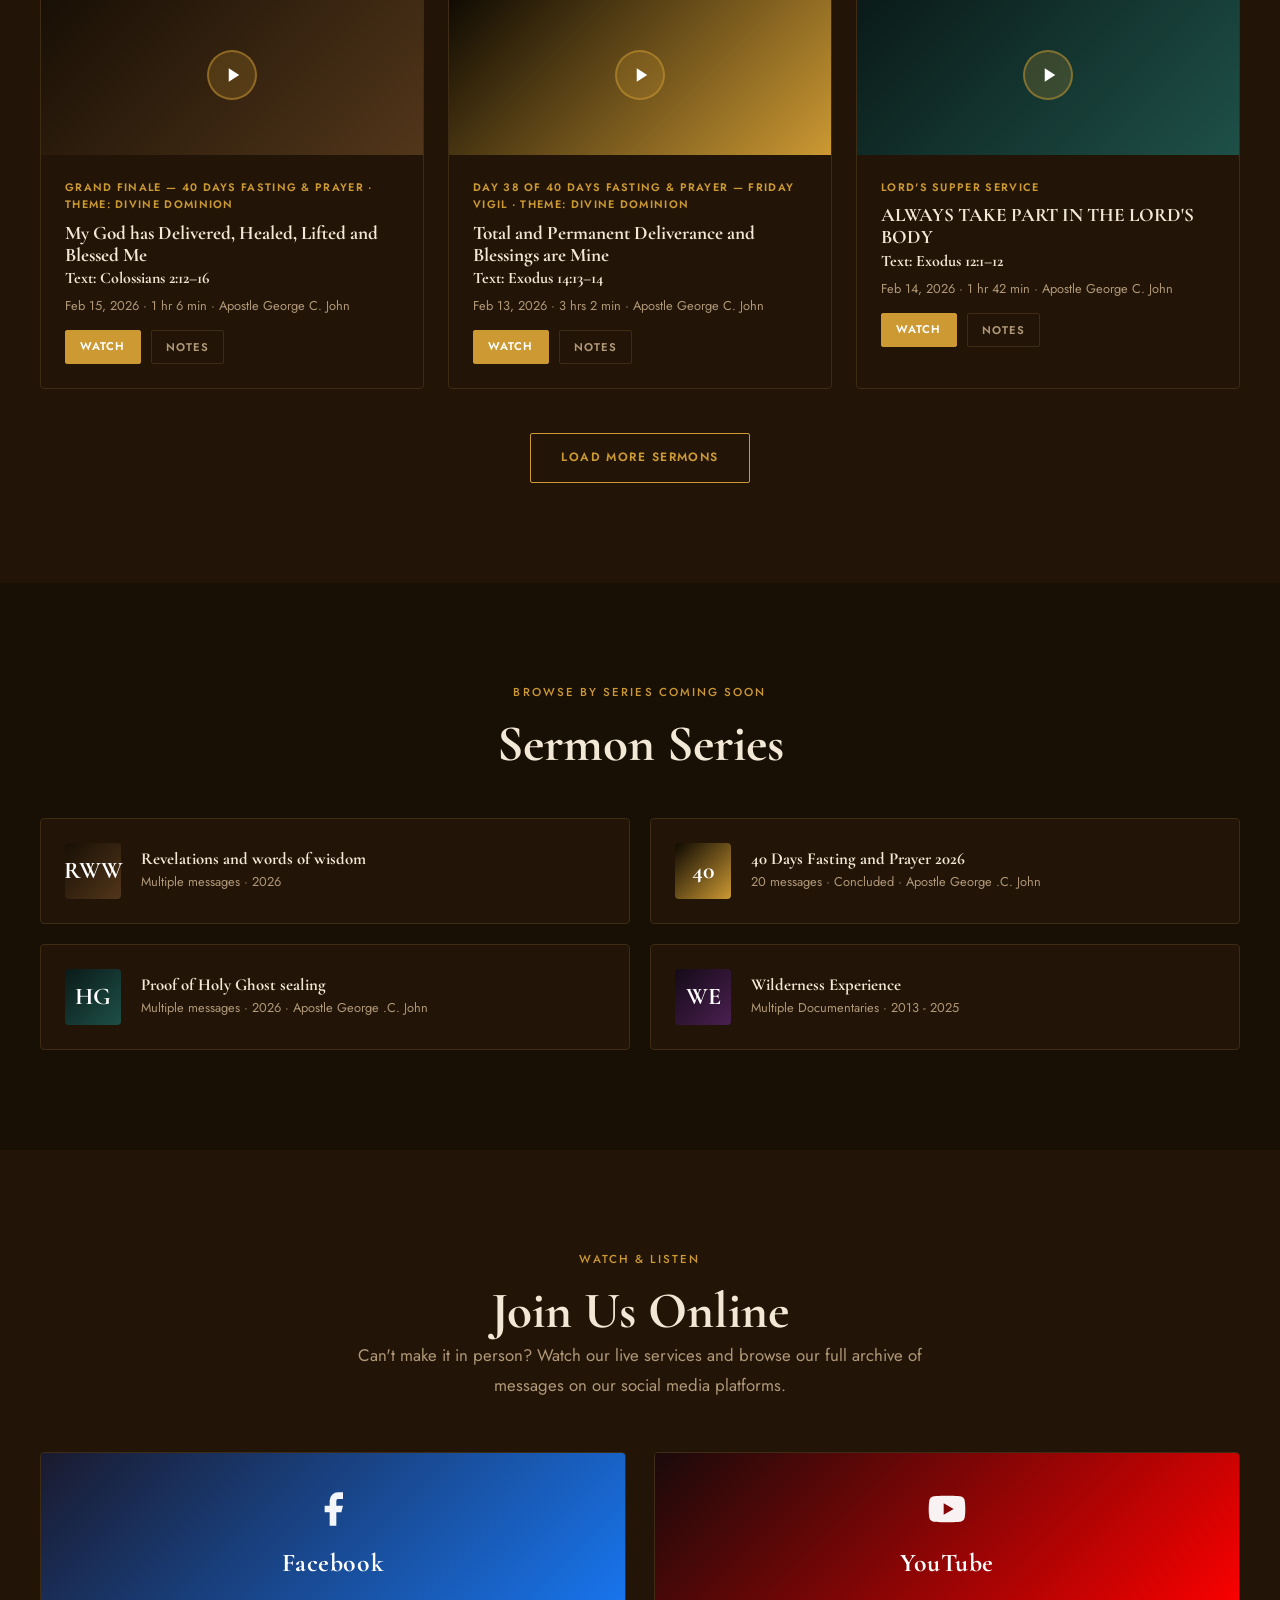
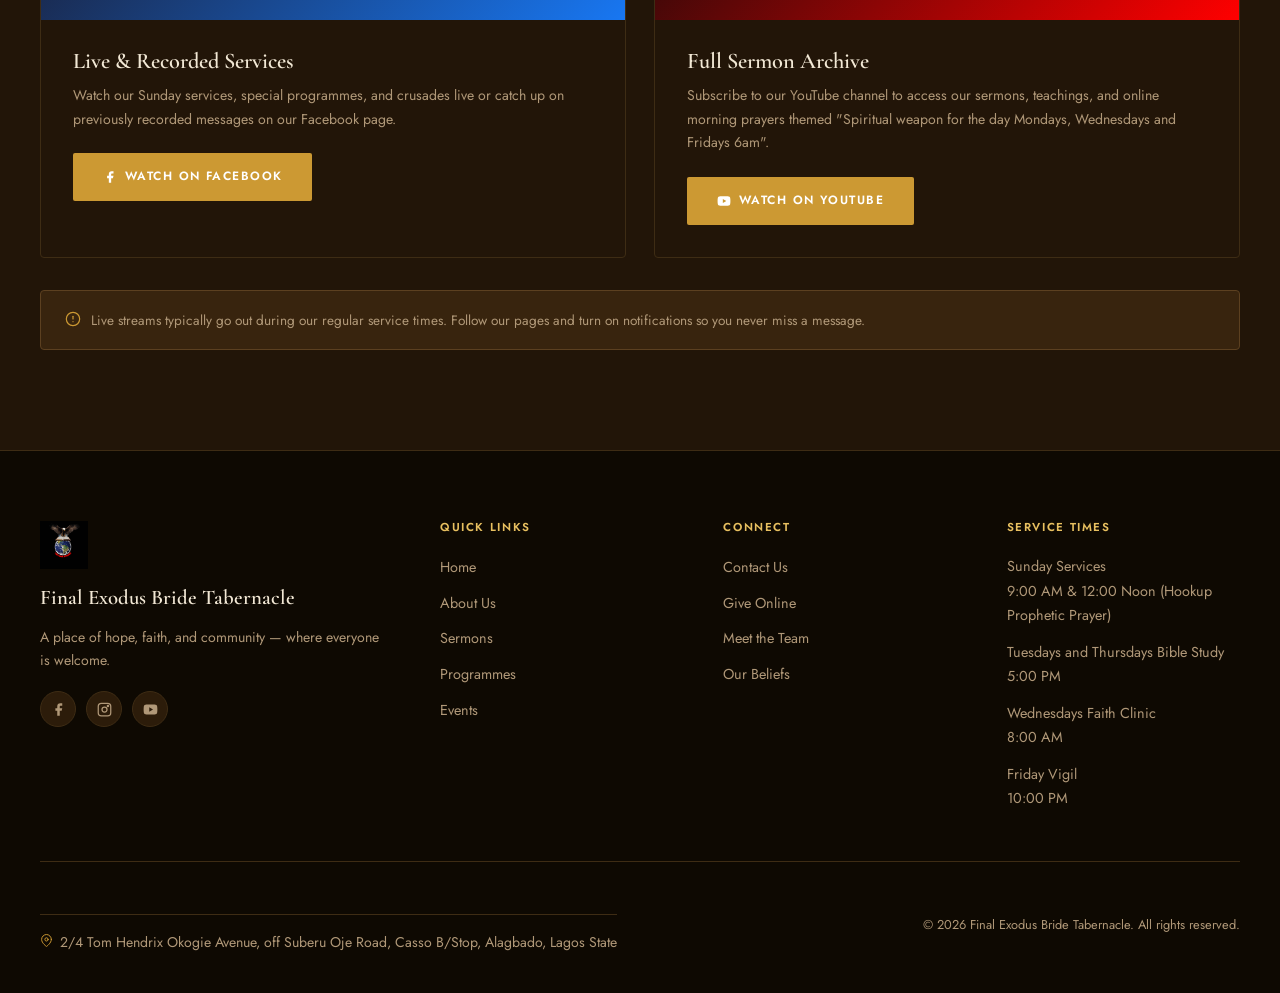
<file: sermons.html>
<!DOCTYPE html>
<html lang="en">
<head>
  <meta charset="UTF-8">
  <meta name="viewport" content="width=device-width, initial-scale=1.0">
  <title>Final Exodus Bride Tabernacle — Home</title>
  <link rel="preconnect" href="https://fonts.googleapis.com">
  <link rel="preconnect" href="https://fonts.gstatic.com" crossorigin>
  <link href="https://fonts.googleapis.com/css2?family=Cormorant+Garamond:ital,wght@0,400;0,500;0,600;0,700;1,400;1,600&family=Jost:wght@300;400;500;600&display=swap" rel="stylesheet">
  <link rel="icon" href="images/Logo.jpeg" type="image/jpeg">
  <link rel="stylesheet" href="assets/shared.css">
</head>
<body>

  <!-- ── NAVBAR ─────────────────────────────────────────── -->
  <nav id="navbar">
    <div class="nav-inner">
      <a href="index.html" class="nav-brand">
        <div class="nav-cross">
          <img src="images/Logo.jpeg" alt="Church Logo" class="nav-logo">
        </div>
        <span class="nav-brand-name">Final Exodus Bride Tabernacle</span>
      </a>
      <ul class="nav-links">
        <li><a href="index.html">Home</a></li>
        <li><a href="about.html">About</a></li>
        <li><a href="sermons.html">Sermons</a></li>
        <li><a href="programmes.html">Programmes</a></li>
        <li><a href="events.html">Events</a></li>
        <li><a href="contact.html">Contact</a></li>
        <li><a href="give.html" class="nav-give-btn">Give</a></li>
      </ul>
      <button class="hamburger" id="hamburger" aria-label="Toggle menu" aria-expanded="false">
        <span></span>
        <span></span>
        <span></span>
      </button>
    </div>
  </nav>

  <!-- ── MOBILE MENU ────────────────────────────────────── -->
  <div class="mobile-menu" id="mobile-menu">
    <a href="index.html">Home</a>
    <a href="about.html">About</a>
    <a href="sermons.html">Sermons</a>
    <a href="programmes.html">Programmes</a>
    <a href="events.html">Events</a>
    <a href="contact.html">Contact</a>
    <a href="give.html" class="mobile-give">Give</a>
  </div>

  <!-- ── PAGE HEADER ────────────────────────────────────── -->
  <div class="page-header">
    <p class="page-header-label">The Word</p>
    <h1>Sermons</h1>
    <p>Listen, watch, or read messages that will challenge and inspire your faith journey.</p>
  </div>

  <section class="section section-white">
    <div class="container">

      <!-- FEATURED SERMON -->
      <div class="section-header reveal">
        <p class="section-label">Message</p>
        <h2 class="section-title">The Sermon</h2>
      </div>

      <div class="featured-sermon reveal">
        <div class="featured-left">
          <div>
            <span class="featured-tag">Sunday School — March 8, 2026</span>
            <h2>To understand God's way you need revelation.</h2>
            <p class="verse">"O the depth of the riches both of the wisdom and knowledge of God! how unsearchable are his judgments, and his ways past finding out!" — Romans 11 vs 33</p>
          </div>
          <div class="featured-meta">
            <span>Mar 8, 2026</span>
            <span>·</span>
            <span>1 hr 9 min</span>
            <span>·</span>
            <span>Apostle George .C. John</span>
          </div>
        </div>
        <div class="featured-right">
          <p>No man can define God, he can only describe Him</p>
          <p>Revelation reveals the Word and perfects the Will of God</p>
          <div class="sermon-speaker-row">
            <div class="speaker-av">GJ</div>
            <div>
              <p class="speaker-name">Apostle George .C. John</p>
              <p class="speaker-role">General Overseer</p>
            </div>
          </div>
          <div class="featured-ctas">
            <a href="https://www.facebook.com/share/v/15dAnQxPH9w/" class="btn btn-primary">Watch Sermon</a>
            <a href="#" class="btn btn-outline">Download Notes</a>
          </div>
        </div>
      </div>

      <!-- FILTER BAR -->
      <div class="filter-bar reveal">
        <button class="filter-btn active">All</button>
        <button class="filter-btn">Sunday Service</button>
        <button class="filter-btn">Friday Vigil</button>
        <button class="filter-btn">Special Events</button>
        <button class="filter-btn">Guest Speakers</button>
      </div>

     <!-- SERMON GRID -->
      <div class="sermons-grid">

        <div class="card sermon-card reveal">
          <div class="sermon-thumb g1">
            <div class="play-btn"><svg viewBox="0 0 24 24" fill="currentColor" width="18" height="18"><polygon points="5 3 19 12 5 21 5 3"/></svg></div>
          </div>
          <div class="sermon-card-body">
            <p class="sermon-series-tag">Friday Covenant Vigil</p>
            <h3>LORD ANOINT ME TO EXCEL<br><small>Text: 1 Samuel 16:1, 10–13</small></h3>
            <p class="s-meta">Mar 6, 2026 · 2 hrs 14 min · Apostle George C. John</p>
            <div class="s-actions">
              <!-- PASTE FACEBOOK SERMON LINK 1 BELOW -->
              <a href="https://www.facebook.com/share/v/1C9h4J26sA/" target="_blank" rel="noopener" class="s-btn primary">Watch</a>
              <button class="s-btn">Notes</button>
            </div>
          </div>
        </div>

        <div class="card sermon-card reveal">
          <div class="sermon-thumb g2">
            <div class="play-btn"><svg viewBox="0 0 24 24" fill="currentColor" width="18" height="18"><polygon points="5 3 19 12 5 21 5 3"/></svg></div>
          </div>
          <div class="sermon-card-body">
            <p class="sermon-series-tag">Sunday School Service</p>
            <h3>BACK TO BETHEL IS THE ANSWER<br><small>Text: Luke 15:11–24</small></h3>
            <p class="s-meta">Mar 1, 2026 · 2 hrs 42 min · Apostle George C. John</p>
            <div class="s-actions">
              <!-- PASTE FACEBOOK SERMON LINK 2 BELOW -->
              <a href="https://www.facebook.com/share/v/185sLsCqQy/" target="_blank" rel="noopener" class="s-btn primary">Watch</a>
              <button class="s-btn">Notes</button>
            </div>
          </div>
        </div>

        <div class="card sermon-card reveal">
          <div class="sermon-thumb g3">
            <div class="play-btn"><svg viewBox="0 0 24 24" fill="currentColor" width="18" height="18"><polygon points="5 3 19 12 5 21 5 3"/></svg></div>
          </div>
          <div class="sermon-card-body">
            <p class="sermon-series-tag">Sunday School Service</p>
            <h3>The Hand of God<br><small>Text: Daniel 11:32</small></h3>
            <p class="s-meta">Feb 22, 2026 · 2 hrs 13 min · Pastor Rex George</p>
            <div class="s-actions">
              <!-- PASTE FACEBOOK SERMON LINK 3 BELOW -->
              <a href="https://www.facebook.com/share/v/1GTvfiVLFk/" target="_blank" rel="noopener" class="s-btn primary">Watch</a>
              <button class="s-btn">Notes</button>
            </div>
          </div>
        </div>

        <div class="card sermon-card reveal">
          <div class="sermon-thumb g4">
            <div class="play-btn"><svg viewBox="0 0 24 24" fill="currentColor" width="18" height="18"><polygon points="5 3 19 12 5 21 5 3"/></svg></div>
          </div>
          <div class="sermon-card-body">
            <p class="sermon-series-tag">Grand Finale — 40 Days Fasting &amp; Prayer · Theme: Divine Dominion</p>
            <h3>My God has Delivered, Healed, Lifted and Blessed Me<br><small>Text: Colossians 2:12–16</small></h3>
            <p class="s-meta">Feb 15, 2026 · 1 hr 6 min · Apostle George C. John</p>
            <div class="s-actions">
              <!-- PASTE FACEBOOK SERMON LINK 4 BELOW -->
              <a href="https://www.facebook.com/share/v/1DAPP3eMU8/" target="_blank" rel="noopener" class="s-btn primary">Watch</a>
              <button class="s-btn">Notes</button>
            </div>
          </div>
        </div>

        <div class="card sermon-card reveal">
          <div class="sermon-thumb g1">
            <div class="play-btn"><svg viewBox="0 0 24 24" fill="currentColor" width="18" height="18"><polygon points="5 3 19 12 5 21 5 3"/></svg></div>
          </div>
          <div class="sermon-card-body">
            <p class="sermon-series-tag">Day 38 of 40 Days Fasting &amp; Prayer — Friday Vigil · Theme: Divine Dominion</p>
            <h3>Total and Permanent Deliverance and Blessings are Mine<br><small>Text: Exodus 14:13–14</small></h3>
            <p class="s-meta">Feb 13, 2026 · 3 hrs 2 min · Apostle George C. John</p>
            <div class="s-actions">
              <!-- PASTE FACEBOOK SERMON LINK 5 BELOW -->
              <a href="https://www.facebook.com/share/v/1CJwaWZrJ3/" target="_blank" rel="noopener" class="s-btn primary">Watch</a>
              <button class="s-btn">Notes</button>
            </div>
          </div>
        </div>

        <div class="card sermon-card reveal">
          <div class="sermon-thumb g2">
            <div class="play-btn"><svg viewBox="0 0 24 24" fill="currentColor" width="18" height="18"><polygon points="5 3 19 12 5 21 5 3"/></svg></div>
          </div>
          <div class="sermon-card-body">
            <p class="sermon-series-tag">Lord's Supper Service</p>
            <h3>ALWAYS TAKE PART IN THE LORD'S BODY<br><small>Text: Exodus 12:1–12</small></h3>
            <p class="s-meta">Feb 14, 2026 · 1 hr 42 min · Apostle George C. John</p>
            <div class="s-actions">
              <!-- PASTE FACEBOOK SERMON LINK 6 BELOW -->
              <a href="https://www.facebook.com/share/v/17zYU1yt8a/" target="_blank" rel="noopener" class="s-btn primary">Watch</a>
              <button class="s-btn">Notes</button>
            </div>
          </div>
        </div>

      </div>

      <div class="load-more-row reveal">
        <!-- PASTE FACEBOOK PAGE / MORE SERMONS LINK BELOW -->
        <a href="https://www.facebook.com/share/1DDiYf6oc4/" target="_blank" rel="noopener" class="btn btn-outline">Load More Sermons</a>
      </div>

    </div>
  </section>

  <!-- SERIES -->
  <section class="section section-bg">
    <div class="container">
      <div class="section-header reveal">
        <p class="section-label">Browse by Series Coming Soon</p>
        <h2 class="section-title">Sermon Series</h2>
      </div>
      <div class="series-grid">
        <div class="series-item reveal"><div class="series-badge g4">RWW</div><div><h4>Revelations and words of wisdom</h4><p>Multiple messages · 2026</p></div></div>
        <div class="series-item reveal"><div class="series-badge g1">40</div><div><h4>40 Days Fasting and Prayer 2026</h4><p>20 messages · Concluded · Apostle George .C. John</p></div></div>
        <div class="series-item reveal"><div class="series-badge g2">HG</div><div><h4>Proof of Holy Ghost sealing</h4><p>Multiple messages · 2026 · Apostle George .C. John</p></div></div>
        <div class="series-item reveal"><div class="series-badge g3">WE</div><div><h4>Wilderness Experience</h4><p>Multiple Documentaries · 2013 - 2025</p></div></div>
      </div>
    </div>
  </section>

<!-- ── STREAM & SOCIAL ────────────────────────────────── -->
<section class="section section-white">
  <div class="container">

    <div class="section-header reveal">
      <p class="section-label">Watch &amp; Listen</p>
      <h2 class="section-title">Join Us Online</h2>
      <p class="section-body" style="text-align:center; margin: 0 auto;">Can't make it in person? Watch our live services and browse our full archive of messages on our social media platforms.</p>
    </div>

    <div class="stream-grid">

      <div class="stream-card reveal">
        <div class="stream-card-top stream-facebook">
          <svg viewBox="0 0 24 24" fill="currentColor" width="40" height="40">
            <path d="M18 2h-3a5 5 0 0 0-5 5v3H7v4h3v8h4v-8h3l1-4h-4V7a1 1 0 0 1 1-1h3z"/>
          </svg>
          <span class="stream-platform-name">Facebook</span>
        </div>
        <div class="stream-card-body">
          <h3>Live &amp; Recorded Services</h3>
          <p>Watch our Sunday services, special programmes, and crusades live or catch up on previously recorded messages on our Facebook page.</p>
          <a href="https://www.facebook.com/share/1DDiYf6oc4/" target="_blank" rel="noopener" class="btn btn-primary">
            <svg viewBox="0 0 24 24" fill="currentColor" width="14" height="14"><path d="M18 2h-3a5 5 0 0 0-5 5v3H7v4h3v8h4v-8h3l1-4h-4V7a1 1 0 0 1 1-1h3z"/></svg>
            Watch on Facebook
          </a>
        </div>
      </div>

      <div class="stream-card reveal">
        <div class="stream-card-top stream-youtube">
          <svg viewBox="0 0 24 24" fill="currentColor" width="40" height="40">
            <path d="M22.54 6.42a2.78 2.78 0 0 0-1.95-1.96C18.88 4 12 4 12 4s-6.88 0-8.59.46A2.78 2.78 0 0 0 1.46 6.42 29 29 0 0 0 1 12a29 29 0 0 0 .46 5.58 2.78 2.78 0 0 0 1.95 1.95C5.12 20 12 20 12 20s6.88 0 8.59-.47a2.78 2.78 0 0 0 1.95-1.95A29 29 0 0 0 23 12a29 29 0 0 0-.46-5.58zM10 15.5v-7l6 3.5-6 3.5z"/>
          </svg>
          <span class="stream-platform-name">YouTube</span>
        </div>
        <div class="stream-card-body">
          <h3>Full Sermon Archive</h3>
          <p>Subscribe to our YouTube channel to access our sermons, teachings, and online morning prayers themed "Spiritual weapon for the day Mondays, Wednesdays and Fridays 6am".</p>
          <a href="http://www.youtube.com/@thefinalexodusbridetv6931" target="_blank" rel="noopener" class="btn btn-primary">
            <svg viewBox="0 0 24 24" fill="currentColor" width="14" height="14"><path d="M22.54 6.42a2.78 2.78 0 0 0-1.95-1.96C18.88 4 12 4 12 4s-6.88 0-8.59.46A2.78 2.78 0 0 0 1.46 6.42 29 29 0 0 0 1 12a29 29 0 0 0 .46 5.58 2.78 2.78 0 0 0 1.95 1.95C5.12 20 12 20 12 20s6.88 0 8.59-.47a2.78 2.78 0 0 0 1.95-1.95A29 29 0 0 0 23 12a29 29 0 0 0-.46-5.58zM10 15.5v-7l6 3.5-6 3.5z"/></svg>
            Watch on YouTube
          </a>
        </div>
      </div>

    </div>

    <div class="stream-note reveal">
      <svg viewBox="0 0 24 24" fill="none" stroke="currentColor" stroke-width="1.8" stroke-linecap="round" stroke-linejoin="round" width="16" height="16"><circle cx="12" cy="12" r="10"/><line x1="12" y1="8" x2="12" y2="12"/><line x1="12" y1="16" x2="12.01" y2="16"/></svg>
      <p>Live streams typically go out during our regular service times. Follow our pages and turn on notifications so you never miss a message.</p>
    </div>

  </div>
</section>

 <!-- ── FOOTER ──────────────────────────────────────────── -->
  <footer>
    <div class="footer-inner">
      <div class="footer-grid">

        <div class="footer-brand">
          <div class="nav-cross">
          <img src="images/Logo.jpeg" alt="Church Logo" class="nav-logo">
        </div>
          <p class="footer-brand-name">Final Exodus Bride Tabernacle</p>
          <p class="footer-tagline">A place of hope, faith, and community — where everyone is welcome.</p>
          <div class="footer-socials">

            <!-- PASTE FACEBOOK LINK BELOW -->
            <a href="https://www.facebook.com/share/1DDiYf6oc4/" target="_blank" rel="noopener" class="footer-social" aria-label="Facebook">
              <svg viewBox="0 0 24 24" fill="currentColor" width="15" height="15">
                <path d="M18 2h-3a5 5 0 0 0-5 5v3H7v4h3v8h4v-8h3l1-4h-4V7a1 1 0 0 1 1-1h3z"/>
              </svg>
            </a>

            <!-- PASTE INSTAGRAM LINK BELOW -->
            <a href="YOUR_INSTAGRAM_LINK_HERE" target="_blank" rel="noopener" class="footer-social" aria-label="Instagram">
              <svg viewBox="0 0 24 24" fill="none" stroke="currentColor" stroke-width="2" width="15" height="15">
                <rect x="2" y="2" width="20" height="20" rx="5"/>
                <circle cx="12" cy="12" r="4"/>
                <circle cx="17.5" cy="6.5" r="1" fill="currentColor"/>
              </svg>
            </a>

            <!-- PASTE YOUTUBE LINK BELOW -->
            <a href="http://www.youtube.com/@thefinalexodusbridetv6931" target="_blank" rel="noopener" class="footer-social" aria-label="YouTube">
              <svg viewBox="0 0 24 24" fill="currentColor" width="15" height="15">
                <path d="M22.54 6.42a2.78 2.78 0 0 0-1.95-1.96C18.88 4 12 4 12 4s-6.88 0-8.59.46A2.78 2.78 0 0 0 1.46 6.42 29 29 0 0 0 1 12a29 29 0 0 0 .46 5.58 2.78 2.78 0 0 0 1.95 1.95C5.12 20 12 20 12 20s6.88 0 8.59-.47a2.78 2.78 0 0 0 1.95-1.95A29 29 0 0 0 23 12a29 29 0 0 0-.46-5.58zM10 15.5v-7l6 3.5-6 3.5z"/>
              </svg>
            </a>

          </div>
        </div>

        <div class="footer-col">
          <h4>Quick Links</h4>
          <ul>
            <li><a href="index.html">Home</a></li>
            <li><a href="about.html">About Us</a></li>
            <li><a href="sermons.html">Sermons</a></li>
            <li><a href="programmes.html">Programmes</a></li>
            <li><a href="events.html">Events</a></li>
          </ul>
        </div>

        <div class="footer-col">
          <h4>Connect</h4>
          <ul>
            <li><a href="contact.html">Contact Us</a></li>
            <li><a href="give.html">Give Online</a></li>
            <li><a href="about.html#team">Meet the Team</a></li>
            <li><a href="about.html#beliefs">Our Beliefs</a></li>
          </ul>
        </div>

        <div class="footer-col">
          <h4>Service Times</h4>
          <p>Sunday Services<br>9:00 AM &amp; 12:00 Noon (Hookup Prophetic Prayer)</p>
          <p>Tuesdays and Thursdays Bible Study<br>5:00 PM</p>
          <p>Wednesdays Faith Clinic<br>8:00 AM</p>
          <p>Friday Vigil<br>10:00 PM</p>
        </div>

      </div>

      <div class="footer-bottom">
        <p class="footer-address">
          <svg viewBox="0 0 24 24" fill="none" stroke="currentColor" stroke-width="1.8" stroke-linecap="round" stroke-linejoin="round" width="13" height="13"><path d="M21 10c0 7-9 13-9 13s-9-6-9-13a9 9 0 0 1 18 0z"/><circle cx="12" cy="10" r="3"/></svg>
          2/4 Tom Hendrix Okogie Avenue, off Suberu Oje Road, Casso B/Stop, Alagbado, Lagos State
        </p>
        <span>© <span id="copyright-year"></span> Final Exodus Bride Tabernacle. All rights reserved.</span>
      </div>

    </div>
  </footer>

  <script src="assets/shared.js"></script>

</body>
</html>
</file>
<file: assets/shared.css>
@import url('https://fonts.googleapis.com/css2?family=Cormorant+Garamond:ital,wght@0,400;0,500;0,600;0,700;1,400;1,600&family=Jost:wght@300;400;500;600&display=swap');

:root {
  /* ── Backgrounds ──────────────────────────────── */
  --bg:         #180F05;   /* page background — deep espresso brown  */
  --surface:    #221508;   /* card / panel surface                   */
  --surface-2:  #2C1C0A;   /* nested panels, inputs                  */
  --overlay:    #38240E;   /* hover tints                            */

  /* ── Text ─────────────────────────────────────── */
  --text:       #F2E8D5;   /* warm cream — high contrast on dark     */
  --text-muted: #B09878;   /* warm taupe for secondary text          */
  --text-faint: #6E5438;   /* very muted, hints only                 */

  /* ── Gold accent ──────────────────────────────── */
  --gold:       #CC9933;   /* rich warm gold — pops on dark          */
  --gold-light: #E8C060;   /* bright gold for hovers / highlights    */
  --gold-pale:  #38240E;   /* dark amber tint for subtle backgrounds */
  --gold-glow:  rgba(204,153,51,.22);

  /* ── Borders ──────────────────────────────────── */
  --border:     #3E2C14;   /* dark brown border                      */
  --border-lit: #5C4020;   /* brighter border on hover               */

  --nav-h: 80px;
}

*, *::before, *::after { box-sizing: border-box; margin: 0; padding: 0; }

html { scroll-behavior: smooth; font-size: 16px; }

body {
  font-family: 'Jost', sans-serif;
  background-color: var(--bg);
  color: var(--text);
  line-height: 1.6;
}

h1, h2, h3, h4 {
  font-family: 'Cormorant Garamond', serif;
  line-height: 1.15;
}

a { text-decoration: none; color: inherit; }
img { max-width: 100%; display: block; }

/* ── NAVBAR ─────────────────────────────────────────── */
#navbar {
  position: fixed;
  top: 0; left: 0; right: 0;
  z-index: 1000;
  height: var(--nav-h);
  background: rgba(24,15,5,0.97);
  backdrop-filter: blur(12px);
  border-bottom: 1px solid var(--border);
  transition: box-shadow 0.3s;
}
#navbar.scrolled { box-shadow: 0 4px 30px rgba(0,0,0,0.35); }

.nav-inner {
  max-width: 1200px;
  margin: 0 auto;
  padding: 0 40px;
  height: 100%;
  display: flex;
  align-items: center;
  justify-content: space-between;
}

.nav-brand {
  display: flex;
  align-items: center;
  gap: 12px;
}

.nav-cross {
  display: flex;
  align-items: center;
  flex-shrink: 0;
}
.nav-logo {
  width: 44px;
  height: 44px;
  object-fit: contain;
  display: block;
  flex-shrink: 0;
}

.nav-brand-name {
  font-family: 'Cormorant Garamond', serif;
  font-size: 1.2rem;
  font-weight: 600;
  color: var(--text);
  letter-spacing: 0.01em;
}

.nav-links {
  display: flex;
  align-items: center;
  gap: 36px;
  list-style: none;
}

.nav-links a {
  font-size: 0.72rem;
  font-weight: 500;
  letter-spacing: 0.12em;
  text-transform: uppercase;
  color: var(--text-muted);
  position: relative;
  padding-bottom: 3px;
  transition: color 0.25s;
}
.nav-links a::after {
  content: '';
  position: absolute;
  bottom: 0; left: 0;
  width: 0; height: 1.5px;
  background: var(--gold);
  transition: width 0.3s ease;
}
.nav-links a:hover,
.nav-links a.active { color: var(--gold); }
.nav-links a:hover::after,
.nav-links a.active::after { width: 100%; }

.nav-give-btn {
  font-size: 0.72rem;
  font-weight: 600;
  letter-spacing: 0.12em;
  text-transform: uppercase;
  padding: 10px 22px;
  background: var(--gold);
  color: white !important;
  border-radius: 2px;
  transition: background 0.25s, transform 0.2s !important;
}
.nav-give-btn:hover { background: var(--gold-light) !important; transform: translateY(-1px); }
.nav-give-btn::after { display: none !important; }

.hamburger {
  display: none;
  flex-direction: column;
  gap: 5px;
  cursor: pointer;
  background: none;
  border: none;
  padding: 10px;
  margin: -10px;
  min-width: 44px;
  min-height: 44px;
  align-items: center;
  justify-content: center;
  -webkit-tap-highlight-color: transparent;
}
.hamburger span {
  display: block;
  width: 24px; height: 2px;
  background: var(--text);
  transition: 0.3s;
  pointer-events: none;
}

.mobile-menu {
  display: none;
  position: fixed;
  top: var(--nav-h); left: 0; right: 0;
  background: var(--bg);
  border-bottom: 1px solid var(--border);
  padding: 20px 40px 30px;
  z-index: 999;
  flex-direction: column;
  gap: 18px;
  box-shadow: 0 8px 32px rgba(0,0,0,0.5);
}
.mobile-menu a {
  font-size: 0.9rem;
  font-weight: 500;
  letter-spacing: 0.1em;
  text-transform: uppercase;
  color: var(--text-muted);
  transition: color 0.2s;
  padding: 8px 0;
  border-bottom: 1px solid var(--border);
  display: block;
}
.mobile-menu a:last-child { border-bottom: none; }
.mobile-menu a:hover,
.mobile-menu a.active { color: var(--gold); }
.mobile-menu.open { display: flex; }

/* ── PAGE HEADER BANNER ──────────────────────────────── */
.page-header {
  padding-top: calc(var(--nav-h) + 80px);
  padding-bottom: 80px;
  text-align: center;
  position: relative;
  overflow: hidden;
}
.page-header::before {
  content: '';
  position: absolute;
  inset: 0;
  background:
    radial-gradient(ellipse 60% 80% at 20% 50%, rgba(204,153,51,0.14), transparent),
    radial-gradient(ellipse 50% 70% at 80% 30%, rgba(204,153,51,0.09), transparent);
}
.page-header-label {
  font-size: 0.72rem;
  font-weight: 500;
  letter-spacing: 0.18em;
  text-transform: uppercase;
  color: var(--gold);
  margin-bottom: 14px;
}
.page-header h1 {
  font-size: clamp(2.8rem, 6vw, 5rem);
  font-weight: 700;
  color: var(--text);
  margin-bottom: 18px;
}
.page-header p {
  font-size: 1.1rem;
  color: var(--text-muted);
  max-width: 520px;
  margin: 0 auto;
}

/* ── DIVIDER ─────────────────────────────────────────── */
.ornament {
  display: flex;
  align-items: center;
  gap: 16px;
  margin: 0 auto 60px;
  max-width: 240px;
}
.ornament::before, .ornament::after {
  content: '';
  flex: 1;
  height: 1px;
  background: var(--gold-light);
}
.ornament-cross {
  width: 12px; height: 12px;
  background: var(--gold);
  transform: rotate(45deg);
  flex-shrink: 0;
}

/* ── SECTION ─────────────────────────────────────────── */
.section { padding: 100px 40px; }
.section-white { background: var(--surface); }
.section-tinted { background: var(--gold-pale); }

.container { max-width: 1200px; margin: 0 auto; }

.section-label {
  font-size: 0.72rem;
  font-weight: 500;
  letter-spacing: 0.18em;
  text-transform: uppercase;
  color: var(--gold);
  margin-bottom: 14px;
}
.section-title {
  font-size: clamp(2rem, 4vw, 3.2rem);
  font-weight: 700;
  color: var(--text);
  margin-bottom: 20px;
}
.section-body {
  font-size: 1.05rem;
  color: var(--text-muted);
  line-height: 1.75;
  max-width: 580px;
}
.section-header .section-body {
  text-align: center;
  margin: 0 auto;
}

/* ── BUTTONS ─────────────────────────────────────────── */
.btn {
  display: inline-flex;
  align-items: center;
  gap: 8px;
  font-family: 'Jost', sans-serif;
  font-size: 0.75rem;
  font-weight: 600;
  letter-spacing: 0.12em;
  text-transform: uppercase;
  padding: 14px 30px;
  border-radius: 2px;
  transition: all 0.25s;
  cursor: pointer;
  border: none;
}
.btn-primary {
  background: var(--gold);
  color: white;
}
.btn-primary:hover { background: var(--gold-light); transform: translateY(-2px); box-shadow: 0 8px 24px var(--gold-glow); }

.btn-outline {
  background: transparent;
  color: var(--gold);
  border: 1.5px solid var(--gold);
}
.btn-outline:hover { background: var(--gold); color: white; transform: translateY(-2px); }

/* ── CARD ────────────────────────────────────────────── */
.card {
  background: var(--surface);
  border: 1px solid var(--border);
  border-radius: 4px;
  overflow: visible; /* don't clip icon backgrounds */
  transition: transform 0.3s, box-shadow 0.3s;
}
.card:hover { transform: translateY(-6px); box-shadow: 0 20px 50px rgba(0,0,0,0.5); }
/* Cards that need clipping (event cards with date badge flush to edge) */
.card.clip { overflow: hidden; }

/* ── FOOTER ──────────────────────────────────────────── */
footer {
  background: #0E0902;
  color: var(--text);
  padding: 70px 40px 40px;
  border-top: 1px solid var(--border);
}
.footer-bottom {
  display: flex;
  align-items: center;
  justify-content: space-between;
  flex-wrap: wrap;
  gap: 12px;
  font-size: 0.8rem;
  color: var(--text-muted);
  border-top: none;
}

.footer-bottom span,
.footer-bottom .footer-address {
  color: var(--text-muted);
}
.footer-inner {
  max-width: 1200px;
  margin: 0 auto;
}
.footer-grid {
  display: grid;
  grid-template-columns: 1.5fr 1fr 1fr 1fr;
  gap: 50px;
  padding-bottom: 50px;
  border-bottom: 1px solid var(--border);
  margin-bottom: 36px;
}
.footer-brand-name {
  font-family: 'Cormorant Garamond', serif;
  font-size: 1.3rem;
  font-weight: 600;
  margin: 16px 0 12px;
}
.footer-tagline {
  font-size: 0.88rem;
  color: var(--text-muted);
  line-height: 1.6;
  margin-bottom: 20px;
}
.footer-socials { display: flex; gap: 10px; }
.footer-social {
  width: 36px; height: 36px;
  border-radius: 50%;
  background: var(--surface-2);
  border: 1px solid var(--border);
  display: flex; align-items: center; justify-content: center;
  transition: background 0.2s, border-color 0.2s;
  cursor: pointer;
}
.footer-social:hover { background: var(--gold); border-color: var(--gold); }
.footer-social svg { width: 15px; height: 15px; color: var(--text-muted); }
.footer-social:hover svg { color: white; }

.footer-col h4 {
  font-family: 'Jost', sans-serif;
  font-size: 0.72rem;
  font-weight: 600;
  letter-spacing: 0.14em;
  text-transform: uppercase;
  color: var(--gold-light);
  margin-bottom: 20px;
}
.footer-col ul { list-style: none; }
.footer-col ul li { margin-bottom: 10px; }
.footer-col ul li a {
  font-size: 0.9rem;
  color: var(--text-muted);
  transition: color 0.2s;
}
.footer-col ul li a:hover { color: var(--gold-light); }
.footer-col p {
  font-size: 0.9rem;
  color: var(--text-muted);
  line-height: 1.7;
}
.footer-address {
  display: flex;
  align-items: flex-start;
  gap: 7px;
  margin-top: 16px;
  padding-top: 16px;
  border-top: 1px solid var(--border);
  font-size: 0.88rem;
  color: var(--text-muted);
  line-height: 1.6;
}
.footer-address svg {
  stroke: var(--gold);
  flex-shrink: 0;
  margin-top: 3px;
}


/* ── FADE IN ─────────────────────────────────────────── */
.reveal {
  opacity: 0;
  transform: translateY(24px);
  transition: opacity 0.7s ease, transform 0.7s ease;
}
.reveal.visible { opacity: 1; transform: none; }

/* ── RESPONSIVE ──────────────────────────────────────── */
@media (max-width: 900px) {
  .nav-links { display: none; }
  .hamburger { display: flex; }
  .footer-grid { grid-template-columns: 1fr 1fr; }
}
@media (max-width: 600px) {
  .section { padding: 70px 24px; }
  .nav-inner { padding: 0 24px; }
  .footer-grid { grid-template-columns: 1fr; }
  .mobile-menu { padding: 20px 24px 30px; }
  .page-header { padding: calc(var(--nav-h) + 50px) 24px 60px; }
}

/* ════════════════════════════════════════════════════════════
   HOME PAGE  (index.html)
   ════════════════════════════════════════════════════════════ */

/* ── Utility classes ─────────────────────────────────────── */
.section-bg     { background: var(--bg); }
.section-header { text-align: center; margin-bottom: 44px; }
.section-header .section-title { margin-bottom: 0; }
.section-footer { text-align: center; margin-top: 40px; }
.about-ctas     { display: flex; gap: 12px; flex-wrap: wrap; margin-top: 30px; }
.mobile-give    { color: var(--gold) !important; font-weight: 600; }
.footer-brand .footer-brand-name { margin-top: 12px; }
.footer-brand .nav-logo { width: 48px; height: 48px; }
.footer-col p   { margin-bottom: 12px; }
.footer-col p:last-child { margin-bottom: 0; }

/* ── Global resets ───────────────────────────────────────── */
a            { color: inherit; text-decoration: none; }
button       { font-family: 'Jost', sans-serif; cursor: pointer; border: none; background: none; }
svg          { display: block; overflow: visible; }
:focus       { outline: 2px solid var(--gold); outline-offset: 3px; }

/* ── Hero ────────────────────────────────────────────────── */
.hero {
  min-height: 100vh;
  display: flex;
  align-items: center;
  justify-content: center;
  text-align: center;
  padding: calc(var(--nav-h) + 80px) 24px 110px;
  position: relative;
  overflow: hidden;
  background-color: var(--bg);
}
.hero::before {
  content: '';
  position: absolute;
  inset: 0;
  pointer-events: none;
  background:
    radial-gradient(ellipse 70% 80% at 15% 60%, rgba(204,153,51,.20), transparent 55%),
    radial-gradient(ellipse 60% 70% at 85% 25%, rgba(204,153,51,.14), transparent 50%),
    radial-gradient(ellipse 50% 60% at 55% 85%, rgba(204,153,51,.09), transparent 45%);
}
.hero-content { position: relative; max-width: 700px; margin: 0 auto; width: 100%; }

.hero-logo {
  margin-bottom: 28px;
  opacity: 0;
  animation: fadeUp .9s .05s ease forwards;
}
.hero-logo-img {
  width: 180px;
  height: 180px;
  object-fit: contain;
  border-radius: 0;
  margin: 0 auto;
  display: block;
}

.hero-eyebrow {
  display: inline-flex;
  align-items: center;
  gap: 12px;
  font-size: .7rem;
  font-weight: 500;
  letter-spacing: .22em;
  text-transform: uppercase;
  color: var(--gold);
  margin-bottom: 22px;
  opacity: 0;
  animation: fadeUp .9s .2s ease forwards;
}
.hero-eyebrow::before,
.hero-eyebrow::after {
  content: '';
  width: 24px; height: 1px;
  background: var(--gold-light);
  flex-shrink: 0;
}
.hero-title {
  font-family: 'Cormorant Garamond', serif;
  font-size: clamp(2.8rem, 9vw, 6rem);
  font-weight: 700;
  color: var(--text);
  line-height: 1.05;
  margin-bottom: 22px;
  opacity: 0;
  animation: fadeUp .9s .35s ease forwards;
}
.hero-title em { font-style: italic; color: var(--gold); }

.hero-sub {
  font-size: 1.05rem;
  color: var(--text-muted);
  max-width: 420px;
  margin: 0 auto 12px;
  line-height: 1.65;
  opacity: 0;
  animation: fadeUp .9s .5s ease forwards;
}
.hero-times {
  font-size: .8rem;
  font-weight: 500;
  letter-spacing: .1em;
  color: var(--gold);
  margin-bottom: 38px;
  opacity: 0;
  animation: fadeUp .9s .62s ease forwards;
}
.hero-ctas {
  display: flex;
  gap: 12px;
  justify-content: center;
  flex-wrap: wrap;
  opacity: 0;
  animation: fadeUp .9s .76s ease forwards;
}
.hero-scroll {
  position: absolute;
  bottom: 32px;
  left: 50%;
  transform: translateX(-50%);
  display: flex;
  flex-direction: column;
  align-items: center;
  gap: 6px;
  opacity: 0;
  animation: fadeIn 1s 1.3s ease forwards;
}
.hero-scroll span {
  font-size: .6rem;
  letter-spacing: .18em;
  text-transform: uppercase;
  color: var(--text-muted);
}
.scroll-line {
  width: 1px; height: 36px;
  background: linear-gradient(to bottom, var(--gold-light), transparent);
  animation: scrollPulse 2s infinite;
}
@keyframes fadeUp        { from { opacity:0; transform:translateY(18px); } to { opacity:1; transform:none; } }
@keyframes fadeIn        { to   { opacity:1; } }
@keyframes scrollPulse   { 0%,100% { opacity:.3; } 50% { opacity:1; } }

/* ── Welcome strip ───────────────────────────────────────── */
.welcome-strip {
  background: var(--gold);
  padding: 16px 24px;
  text-align: center;
}
.welcome-strip p {
  font-size: .78rem;
  font-weight: 500;
  letter-spacing: .12em;
  text-transform: uppercase;
  color: #fff;
  margin: 0;
}
.welcome-strip a { color: #fff; text-decoration: underline; text-underline-offset: 3px; }

/* ── About teaser ────────────────────────────────────────── */
.about-grid {
  display: grid;
  grid-template-columns: 1fr 1fr;
  gap: 70px;
  align-items: center;
}
.about-visual {
  position: relative;
  aspect-ratio: 4/5;
}
.about-visual-main {
  width: 100%;
  height: 100%;
  border-radius: 4px;
  overflow: hidden;
}
.about-img {
  width: 100%;
  height: 100%;
  object-fit: cover;
  object-position: center top;
  display: block;
}
.about-stat {
  position: absolute;
  bottom: -22px; right: -22px;
  background: var(--surface);
  border: 1px solid var(--border);
  padding: 20px 26px;
  border-radius: 4px;
  box-shadow: 0 12px 40px rgba(0,0,0,0.6);
  max-width: 220px;
}
.about-stat-num {
  font-family: 'Cormorant Garamond', serif;
  font-size: 2.8rem; font-weight: 700;
  color: var(--gold); line-height: 1;
}
.about-stat-label {
  font-size: .72rem;
  color: var(--text-muted);
  margin-top: 6px;
  line-height: 1.4;
  text-transform: uppercase;
  letter-spacing: .05em;
}
/* ── About photo grid (home page 2×2) ───────────────────────── */
.about-photo-grid {
  display: grid;
  grid-template-columns: 1fr 1fr;
  gap: 28px;
  margin-top: 52px;
}

.about-photo-tile {
  display: flex;
  flex-direction: column;
  background: var(--surface);
  border: 1px solid var(--border);
  border-radius: 4px;
  overflow: hidden;
  transition: transform 0.3s, box-shadow 0.3s;
}
.about-photo-tile:hover {
  transform: translateY(-5px);
  box-shadow: 0 20px 50px rgba(0,0,0,0.45);
}

.about-photo-tile-img-wrap {
  width: 100%;
  aspect-ratio: 4/3;
  overflow: hidden;
}
.about-photo-tile-img {
  width: 100%;
  height: 100%;
  object-fit: cover;
  object-position: center;
  display: block;
  transition: transform 0.5s ease;
}
.about-photo-tile:hover .about-photo-tile-img {
  transform: scale(1.04);
}

.about-photo-tile-caption {
  padding: 20px 24px 22px;
  border-top: 1px solid var(--border);
}
.caption-verse {
  font-family: 'Cormorant Garamond', serif;
  font-style: italic;
  font-size: 1rem;
  color: var(--text);
  line-height: 1.55;
  margin-bottom: 8px;
}
.caption-ref {
  font-size: 0.72rem;
  font-weight: 600;
  letter-spacing: 0.12em;
  text-transform: uppercase;
  color: var(--gold);
}

/* Responsive */
@media (max-width: 640px) {
  .about-photo-grid {
    grid-template-columns: 1fr;
    gap: 20px;
  }
}

/* ── Pastor Intro Section (home page) ───────────────────────── */
.pastor-intro-grid {
  display: grid;
  grid-template-columns: 420px 1fr;
  gap: 72px;
  align-items: start;
}

.pastor-intro-visual {
  position: relative;
}
.pastor-intro-img-wrap {
  border-radius: 4px;
  overflow: hidden;
  aspect-ratio: 3/4;
}
.pastor-intro-img {
  width: 100%;
  height: 100%;
  object-fit: cover;
  object-position: center top;
  display: block;
  transition: transform 0.5s ease;
}
.pastor-intro-visual:hover .pastor-intro-img {
  transform: scale(1.03);
}

.pastor-intro-badge {
  position: absolute;
  bottom: -20px;
  left: -20px;
  background: var(--gold);
  color: #180F05;
  padding: 16px 22px;
  border-radius: 4px;
  box-shadow: 0 10px 32px rgba(0,0,0,0.55);
  display: flex;
  flex-direction: column;
  gap: 4px;
  max-width: 240px;
}
.pib-role {
  font-family: 'Jost', sans-serif;
  font-size: 0.62rem;
  font-weight: 600;
  letter-spacing: 0.14em;
  text-transform: uppercase;
  opacity: 0.8;
}
.pib-name {
  font-family: 'Cormorant Garamond', serif;
  font-size: 1.05rem;
  font-weight: 700;
  line-height: 1.2;
}

.pastor-intro-lead {
  font-size: 1.05rem;
  color: var(--text);
  font-weight: 500;
  line-height: 1.75;
  margin-bottom: 18px;
  margin-top: 24px;
}

.pastor-intro-text {
  font-size: 0.92rem;
  color: var(--text);
  font-weight: 500;
  line-height: 1.8;
  margin-bottom: 16px;
}

/* Highlight items */
.pastor-highlights {
  display: flex;
  flex-direction: column;
  gap: 20px;
  margin: 30px 0 28px;
}
.pastor-highlight-item {
  display: flex;
  align-items: flex-start;
  gap: 16px;
}
.phi-icon {
  width: 42px;
  height: 42px;
  min-width: 42px;
  background: var(--gold-pale);
  border-radius: 8px;
  display: flex;
  align-items: center;
  justify-content: center;
}
.phi-icon svg {
  stroke: var(--gold);
}
.pastor-highlight-item h4 {
  font-family: 'Cormorant Garamond', serif;
  font-size: 1.1rem;
  font-weight: 600;
  color: var(--text);
  margin-bottom: 5px;
  line-height: 1.2;
}
.pastor-highlight-item p {
  font-size: 0.85rem;
  color: var(--text-muted);
  line-height: 1.65;
  margin: 0;
}

/* Pull quote */
.pastor-intro-quote {
  background: var(--gold-pale);
  border-left: 3px solid var(--gold);
  border-radius: 2px;
  padding: 22px 26px;
  margin: 0;
}
.pastor-intro-quote p {
  font-family: 'Cormorant Garamond', serif;
  font-style: italic;
  font-size: 1.15rem;
  color: var(--text);
  line-height: 1.55;
  margin-bottom: 10px;
}
.pastor-intro-quote cite {
  font-size: 0.72rem;
  font-weight: 600;
  letter-spacing: 0.12em;
  text-transform: uppercase;
  color: var(--gold);
  font-style: normal;
}

/* Responsive */
@media (max-width: 960px) {
  .pastor-intro-grid {
    grid-template-columns: 1fr;
    gap: 60px;
  }
  .pastor-intro-img-wrap {
    aspect-ratio: 4/3;
    max-width: 480px;
  }
  .pastor-intro-badge {
    bottom: -16px;
    left: 16px;
  }
}
@media (max-width: 480px) {
  .pastor-intro-badge {
    padding: 12px 16px;
    max-width: 200px;
  }
  .pib-name { font-size: 0.9rem; }
  .pastor-intro-lead { font-size: 0.97rem; }
}

.values-list { list-style: none; margin-top: 26px; display: flex; flex-direction: column; gap: 11px; }
.values-list li {
  display: flex; align-items: flex-start; gap: 11px;
  font-size: .92rem; color: var(--text-muted); line-height: 1.5;
}
.val-dot {
  width: 7px; height: 7px;
  background: var(--gold); border-radius: 50%;
  flex-shrink: 0; margin-top: 6px;
}

/* ── Ministry cards (horizontal: icon left, text right) ─── */
.ministries-grid {
  display: grid;
  grid-template-columns: repeat(2, 1fr);
  gap: 16px;
}
.ministry-card-center {
  grid-column: 1 / -1;
  max-width: 560px;
  margin: 0 auto;
  width: 100%;
}
.ministry-card {
  display: flex;
  align-items: flex-start;
  gap: 18px;
  padding: 26px 24px;
  background: var(--surface);
  border: 1px solid var(--border);
  border-radius: 4px;
  transition: transform .3s, box-shadow .3s;
}
.ministry-card:hover { transform: translateY(-5px); box-shadow: 0 16px 40px rgba(0,0,0,0.35); }
.ministry-icon {
  width: 46px; height: 46px;
  min-width: 46px;
  background: var(--gold-pale);
  border-radius: 8px;
  display: flex; align-items: center; justify-content: center;
}
.ministry-icon svg {
  width: 20px; height: 20px;
  stroke: var(--gold);
  fill: none;
  color: var(--gold);
  flex-shrink: 0;
}
.ministry-text { flex: 1; min-width: 0; }
.ministry-text h3 {
  font-family: 'Cormorant Garamond', serif;
  font-size: 1.2rem; font-weight: 600;
  color: var(--text); margin-bottom: 6px; line-height: 1.2;
}
.ministry-text p {
  font-size: .85rem; color: var(--text-muted);
  line-height: 1.65; margin: 0;
}

/* ── Sermon teaser ───────────────────────────────────────── */
.sermon-teaser {
  display: grid;
  grid-template-columns: 1fr 1fr;
  border-radius: 4px;
  overflow: hidden;
  box-shadow: 0 16px 50px rgba(0,0,0,0.45);
  border: 1px solid var(--border);
}
.sermon-visual {
  background: linear-gradient(145deg, #0E0902 0%, #3E2208 55%, var(--gold) 100%);
  padding: 48px 42px;
  display: flex; flex-direction: column; justify-content: space-between;
  min-height: 300px;
}
.series-label {
  font-size: .68rem; letter-spacing: .2em; text-transform: uppercase;
  color: rgba(255,255,255,.55); margin-bottom: 12px;
}
.sermon-visual h3 {
  font-family: 'Cormorant Garamond', serif;
  font-size: 1.9rem; font-weight: 700;
  color: #fff; line-height: 1.2; margin-bottom: 10px;
}
.sermon-visual .verse {
  font-family: 'Cormorant Garamond', serif;
  font-style: italic; font-size: .9rem;
  color: rgba(255,255,255,.65); line-height: 1.5;
}
.sermon-week {
  font-size: .7rem; letter-spacing: .12em; text-transform: uppercase;
  color: rgba(255,255,255,.35);
}
.sermon-info {
  background: var(--surface);
  padding: 42px;
  display: flex; flex-direction: column; justify-content: center;
}
.sermon-info h4 {
  font-family: 'Cormorant Garamond', serif;
  font-size: 1.65rem; font-weight: 700;
  color: var(--text); margin-bottom: 10px; line-height: 1.2;
}
.sermon-info > p {
  font-size: .88rem; color: var(--text-muted);
  line-height: 1.72; margin-bottom: 22px;
}
.sermon-speaker { display: flex; align-items: center; gap: 12px; margin-bottom: 22px; }
.speaker-avatar {
  width: 42px; height: 42px; border-radius: 50%;
  background: var(--gold-pale);
  display: flex; align-items: center; justify-content: center;
  font-family: 'Cormorant Garamond', serif;
  font-size: 1rem; font-weight: 700; color: var(--gold);
  flex-shrink: 0;
}
.speaker-name { font-size: .88rem; font-weight: 500; color: var(--text); }
.speaker-role { font-size: .74rem; color: var(--text-muted); margin-top: 2px; }
/* ── Stream & Social Section ─────────────────────────────── */
.stream-grid {
  display: grid;
  grid-template-columns: 1fr 1fr;
  gap: 28px;
  margin-top: 52px;
}

.stream-card {
  background: var(--surface);
  border: 1px solid var(--border);
  border-radius: 4px;
  overflow: hidden;
  transition: transform 0.3s, box-shadow 0.3s;
}
.stream-card:hover {
  transform: translateY(-5px);
  box-shadow: 0 20px 50px rgba(0,0,0,0.45);
}

.stream-card-top {
  padding: 36px 32px;
  display: flex;
  flex-direction: column;
  align-items: center;
  gap: 14px;
}
.stream-facebook {
  background: linear-gradient(135deg, #1a1a2e 0%, #1877F2 100%);
}
.stream-youtube {
  background: linear-gradient(135deg, #1a0a0a 0%, #FF0000 100%);
}
.stream-card-top svg {
  color: white;
  opacity: 0.95;
}
.stream-platform-name {
  font-family: 'Cormorant Garamond', serif;
  font-size: 1.6rem;
  font-weight: 700;
  color: white;
  letter-spacing: 0.02em;
}

.stream-card-body {
  padding: 28px 32px 32px;
}
.stream-card-body h3 {
  font-family: 'Cormorant Garamond', serif;
  font-size: 1.4rem;
  font-weight: 600;
  color: var(--text);
  margin-bottom: 10px;
}
.stream-card-body p {
  font-size: 0.88rem;
  color: var(--text-muted);
  line-height: 1.7;
  margin-bottom: 22px;
}

.stream-note {
  display: flex;
  align-items: flex-start;
  gap: 10px;
  margin-top: 32px;
  padding: 18px 24px;
  background: var(--gold-pale);
  border: 1px solid var(--border-lit);
  border-radius: 4px;
}
.stream-note svg {
  stroke: var(--gold);
  flex-shrink: 0;
  margin-top: 2px;
}
.stream-note p {
  font-size: 0.85rem;
  color: var(--text-muted);
  line-height: 1.65;
  margin: 0;
}

@media (max-width: 640px) {
  .stream-grid { grid-template-columns: 1fr; }
}

/* ── Events teaser ───────────────────────────────────────── */
.events-header {
  display: flex; align-items: flex-end;
  justify-content: space-between;
  margin-bottom: 36px; flex-wrap: wrap; gap: 14px;
}
.events-row { display: grid; grid-template-columns: repeat(3, 1fr); gap: 18px; }
.event-card { padding: 0; overflow: hidden; border-radius: 4px; }
.event-date-badge {
  background: var(--gold); color: #fff;
  padding: 15px 20px;
  display: flex; flex-direction: column; align-items: center;
}
.event-date-badge .day {
  font-family: 'Cormorant Garamond', serif;
  font-size: 2.1rem; font-weight: 700; line-height: 1; color: #fff;
}
.event-date-badge .month {
  font-size: .66rem; font-weight: 600;
  letter-spacing: .14em; text-transform: uppercase;
  color: rgba(255,255,255,.85); margin-top: 2px;
}
.event-body { padding: 18px 20px 20px; }
.event-body h3 {
  font-family: 'Cormorant Garamond', serif;
  font-size: 1.1rem; font-weight: 600; color: var(--text); margin-bottom: 6px;
}
.event-body p { font-size: .83rem; color: var(--text-muted); margin-bottom: 10px; line-height: 1.55; }
.event-meta   { font-size: .73rem; font-weight: 500; color: var(--gold); }

/* ── CTA banner ──────────────────────────────────────────── */
.cta-banner {
  background:
    linear-gradient(135deg, #0E0902 0%, #2A1A06 40%, #3E2A0A 70%, #1A1005 100%);
  border-top: 1px solid var(--border);
  border-bottom: 1px solid var(--border);
  text-align: center;
  padding: 88px 24px;
  position: relative;
  overflow: hidden;
}
.cta-banner::before {
  content: '';
  position: absolute;
  inset: 0;
  background:
    radial-gradient(ellipse 70% 80% at 20% 50%, rgba(204,153,51,.14), transparent),
    radial-gradient(ellipse 60% 70% at 80% 40%, rgba(204,153,51,.08), transparent);
  pointer-events: none;
}
.cta-banner h2 {
  font-family: 'Cormorant Garamond', serif;
  font-size: clamp(2rem, 5vw, 3.4rem); font-weight: 700;
  color: var(--text); margin-bottom: 14px;
  position: relative;
}
.cta-banner > p {
  font-size: 1rem; color: var(--text-muted);
  max-width: 450px; margin: 0 auto 32px; line-height: 1.65;
  position: relative;
}
.btn-light {
  display: inline-block;
  background: var(--gold); color: #F2E8D5;
  font-size: .75rem; font-weight: 600;
  letter-spacing: .12em; text-transform: uppercase;
  padding: 14px 32px; border-radius: 2px;
  transition: all .25s;
  position: relative;
}
.btn-light:hover {
  background: var(--gold-light);
  color: #180F05;
  transform: translateY(-2px);
  box-shadow: 0 8px 28px rgba(204,153,51,.35);
}

/* ── Home page responsive ────────────────────────────────── */
@media (max-width: 960px) {
  .about-grid     { grid-template-columns: 1fr; }
  .about-visual   { max-width: 480px; margin: 0 auto 40px; }
  .sermon-teaser  { grid-template-columns: 1fr; }
  .sermon-visual  { min-height: 220px; padding: 32px 28px; }
  .sermon-info    { padding: 32px 28px; }
  .events-row     { grid-template-columns: repeat(2, 1fr); }
}
@media (max-width: 640px) {
  .hero           { padding-top: calc(var(--nav-h) + 44px); padding-bottom: 90px; }
  .hero-logo-img  { width: 130px; height: 130px; }
  .hero-title     { font-size: clamp(2.4rem, 12vw, 3.6rem); }
  .hero-ctas      { flex-direction: column; align-items: center; }
  .hero-ctas .btn { width: 100%; max-width: 260px; justify-content: center; }
  .ministries-grid { grid-template-columns: 1fr; }
  .events-row     { grid-template-columns: 1fr; }
  .events-header  { flex-direction: column; align-items: flex-start; }
  .sermon-visual  { padding: 26px 22px; }
  .sermon-visual h3 { font-size: 1.55rem; }
  .sermon-info    { padding: 26px 22px; }
  .cta-banner     { padding: 68px 22px; }
}
@media (max-width: 380px) {
  .hero-title     { font-size: 2.2rem; }
  .ministry-card  { padding: 20px 18px; gap: 14px; }
}
@media (max-width: 480px) {

  /* Base */
  .section           { padding: 60px 18px; }
  .container         { padding: 0 4px; }

  /* Nav */
  .nav-inner         { padding: 0 18px; }
  .nav-brand-name    { font-size: .9rem; }
  .nav-logo          { width: 32px; height: 32px; }

  /* Buttons */
  .btn               { padding: 12px 22px; font-size: .7rem; }
  .about-ctas        { flex-direction: column; }
  .about-ctas .btn   { width: 100%; text-align: center; justify-content: center; }

  /* Hero */
  .hero-sub          { font-size: .95rem; padding: 0 8px; }

  /* Give form */
  .give-form         { padding: 24px 18px; }
  .freq-toggle       { flex-wrap: wrap; }
  .freq-btn          { flex: 1; min-width: 80px; }
  .amount-grid       { grid-template-columns: repeat(3, 1fr); }

  /* Bank details */
  .bank-entries      { gap: 8px; }
  .bank-entry        { padding: 10px 12px; }
  .bank-acct         { font-size: 1rem; letter-spacing: .01em; }
  .give-section-sub  { font-size: .68rem; }
  .give-org-name     { font-size: 1rem; }

  /* Ministry features */
  .ministry-feature  { grid-template-columns: 1fr; }
  .ministry-feature.reverse { direction: ltr; }
  .mf-visual         { min-height: 240px; }
  .mf-body           { padding: 28px 20px; }
  .mf-body h3        { font-size: 1.5rem; }

  /* Sermon cards */
  .sermon-card-body  { padding: 18px; }
  .s-actions         { flex-wrap: wrap; gap: 8px; }

  /* Events — keep column layout, fix box size and font */
  .event-row         { flex-direction: column; gap: 12px; }
  .event-date-col {
    flex-shrink: 0;
    width: 68px;
    height: 68px;
    background: var(--gold);
    border-radius: 8px;
    display: flex;
    flex-direction: column;
    align-items: center;
    justify-content: center;
    color: #111;                 /* dark text on gold */
    text-align: center;
    overflow: hidden;
    padding: 4px;
    box-sizing: border-box;
    line-height: 1.05;
}

.event-date-col .day {
    font-family: 'Cormorant Garamond', serif;
    font-size: 1.85rem;
    font-weight: 700;
    margin-bottom: 2px;
}

.event-date-col .dow {
    font-size: 0.68rem;
    font-weight: 600;
    letter-spacing: 0.8px;
    text-transform: uppercase;
    opacity: 0.9;
}

/* Handle long texts (4 Jan, 14-15, TBD, etc.) */
.event-date-col.long .day {
    font-size: 1.55rem;
}
@media (max-width: 480px) {
    .event-row {
        flex-direction: row;           /* keep side-by-side */
        gap: 16px;
        padding: 18px;
    }
    
    .event-date-col {
        width: 58px;
        height: 58px;
        border-radius: 6px;
        padding: 3px;
    }
    
    .event-date-col .day {
        font-size: 1.65rem;
    }
    
    .event-date-col .dow {
        font-size: 0.62rem;
    }
    
    .event-date-col.long .day {
        font-size: 1.4rem;
    }
}

@media (max-width: 380px) {
    .event-date-col {
        width: 54px;
        height: 54px;
    }
    .event-date-col .day {
        font-size: 1.55rem;
    }
}
  /* Contact */
  .contact-form-wrap { padding: 24px 16px; }
  .ci-icon           { width: 40px; height: 40px; }

  /* About stat card */
  .about-stat        { right: -10px; bottom: -10px; padding: 14px 18px; }
  .about-stat-num    { font-size: 2.2rem; }

  /* Footer */
  .footer-socials    { gap: 8px; }
  .footer-social     { width: 32px; height: 32px; }
  .footer-bottom     { flex-direction: column; gap: 8px; text-align: center; }
}


/* ════════════════════════════════════════════════════════════
   ABOUT PAGE  (about.html)
   ════════════════════════════════════════════════════════════ */

.mission-grid {
  display: grid;
  grid-template-columns: 1fr 1fr;
  gap: 60px;
  align-items: start;
}
.scripture-block {
  background: var(--gold-pale);
  border-radius: 4px;
  padding: 40px;
  border-left: 4px solid var(--gold);
  margin-bottom: 24px;
}
.scripture-block blockquote {
  font-family: 'Cormorant Garamond', serif;
  font-size: 1.5rem;
  font-style: italic;
  color: var(--text);
  line-height: 1.5;
  margin-bottom: 16px;
}
.scripture-block cite {
  font-size: .8rem;
  font-weight: 600;
  letter-spacing: .1em;
  text-transform: uppercase;
  color: var(--gold);
  font-style: normal;
}
.scripture-intro {
  font-family: 'Jost', sans-serif;
  font-size: 0.88rem;
  font-weight: 500;
  color: var(--gold);
  letter-spacing: 0.04em;
  line-height: 1.6;
  margin-bottom: 14px;
  font-style: normal;
}
.stats-row {
  display: grid;
  grid-template-columns: repeat(4, 1fr);
  gap: 1px;
  background: var(--border);
  border: 1px solid var(--border);
  border-radius: 4px;
  overflow: hidden;
  margin-top: 24px;
}
.stat-cell {
  background: var(--surface);
  padding: 40px 30px;
  text-align: center;
}
.stat-cell .num {
  font-family: 'Cormorant Garamond', serif;
  font-size: 3.2rem;
  font-weight: 700;
  color: var(--gold);
  line-height: 1;
}
.stat-cell .label {
  font-size: .8rem;
  color: var(--text-muted);
  margin-top: 8px;
  letter-spacing: .05em;
}

/* About page photo pair */
.about-photo-pair {
  display: grid;
  grid-template-columns: 1fr 1fr;
  gap: 28px;
  max-width: 1200px;
  margin: 0 auto;
}
.about-photo-item {
  overflow: hidden;
  aspect-ratio: 4/3;
  border-radius: 4px;
  transition: transform 0.3s, box-shadow 0.3s;
}
.about-photo-item:hover {
  transform: translateY(-5px);
  box-shadow: 0 20px 50px rgba(0,0,0,0.45);
}
.about-photo-img {
  width: 100%;
  height: 100%;
  object-fit: cover;
  object-position: center;
  display: block;
  transition: transform .5s ease;
}
.about-photo-item:hover .about-photo-img {
  transform: scale(1.03);
}
@media (max-width: 600px) {
  .about-photo-pair { grid-template-columns: 1fr; }
}

/* Pastor biography */
.pastor-grid {
  display: grid;
  grid-template-columns: 380px 1fr;
  gap: 70px;
  align-items: start;
}
.pastor-img-wrap {
  position: relative;
  flex-shrink: 0;
}
.pastor-img {
  width: 100%;
  aspect-ratio: 3/4;
  object-fit: cover;
  object-position: center top;
  border-radius: 4px;
  display: block;
}
.pastor-img-badge {
  position: absolute;
  bottom: -18px; left: -18px;
  background: var(--gold);
  color: #180F05;
  padding: 14px 20px;
  border-radius: 4px;
  font-family: 'Cormorant Garamond', serif;
  font-size: 1rem;
  font-weight: 700;
  line-height: 1.2;
  box-shadow: 0 8px 28px rgba(0,0,0,0.5);
}
.pastor-img-badge span {
  display: block;
  font-family: 'Jost', sans-serif;
  font-size: .65rem;
  font-weight: 500;
  letter-spacing: .1em;
  text-transform: uppercase;
  margin-top: 3px;
  opacity: .8;
}
.pastor-bio h3 {
  font-family: 'Cormorant Garamond', serif;
  font-size: 2rem;
  font-weight: 700;
  color: var(--text);
  margin-bottom: 6px;
  line-height: 1.15;
}
.pastor-title {
  font-size: .72rem;
  font-weight: 600;
  letter-spacing: .16em;
  text-transform: uppercase;
  color: var(--gold);
  margin-bottom: 28px;
}
.pastor-bio p {
  font-size: .92rem;
  color: var(--text-muted);
  line-height: 1.8;
  margin-bottom: 16px;
}
.pastor-bio p:last-of-type { margin-bottom: 0; }
.pastor-divider {
  width: 48px; height: 2px;
  background: var(--gold);
  border-radius: 2px;
  margin: 24px 0;
}

@media (max-width: 900px) {
  .pastor-grid { grid-template-columns: 1fr; }
  .pastor-img  { aspect-ratio: 4/3; }
  .pastor-img-badge { bottom: -14px; left: 14px; }
}
.tl-item { position: relative; margin-bottom: 40px; }
.tl-dot {
  position: absolute;
  left: -38px; top: 4px;
  width: 14px; height: 14px;
  border-radius: 50%;
  background: var(--gold);
  border: 3px solid var(--bg);
  box-shadow: 0 0 0 2px var(--gold);
}
.tl-year {
  font-size: .72rem;
  font-weight: 600;
  letter-spacing: .14em;
  color: var(--gold);
  text-transform: uppercase;
  margin-bottom: 6px;
}
.tl-item h4 { font-size: 1.15rem; margin-bottom: 6px; }
.tl-item p  { font-size: .9rem; color: var(--text-muted); }

/* Core beliefs */
.belief-grid {
  display: grid;
  grid-template-columns: 1fr 1fr;
  gap: 20px;
  margin-top: 40px;
}
.belief-item {
  padding: 28px 30px;
  background: var(--surface);
  border: 1px solid var(--border);
  border-left: 3px solid var(--gold);
  border-radius: 2px;
}
.belief-item h4 { font-size: 1.1rem; margin-bottom: 8px; }
.belief-item p  { font-size: .88rem; color: var(--text-muted); line-height: 1.65; }

/* Team */
.team-grid {
  display: grid;
  grid-template-columns: repeat(3, 1fr);
  gap: 30px;
  margin-top: 50px;
}
.team-card { text-align: center; padding: 40px 24px 32px; }
.team-avatar {
  width: 80px; height: 80px;
  border-radius: 50%;
  margin: 0 auto 18px;
  background: var(--gold-pale);
  display: flex; align-items: center; justify-content: center;
  font-family: 'Cormorant Garamond', serif;
  font-size: 2rem;
  font-weight: 700;
  color: var(--gold);
}
.team-card h3 { font-size: 1.3rem; margin-bottom: 6px; }
.team-role {
  font-size: .75rem;
  font-weight: 500;
  letter-spacing: .12em;
  text-transform: uppercase;
  color: var(--gold);
  margin-bottom: 14px;
}
.team-card p { font-size: .88rem; color: var(--text-muted); line-height: 1.65; }

/* Visit CTA banner (gold) */
.cta-gold {
  background: var(--gold);
  padding: 80px 40px;
  text-align: center;
}
.cta-gold h2 {
  font-family: 'Cormorant Garamond', serif;
  font-size: clamp(2rem, 4vw, 3rem);
  color: white;
  margin-bottom: 16px;
}
.cta-gold p {
  color: rgba(242,232,213,.9);
  max-width: 440px;
  margin: 0 auto 32px;
  font-size: .95rem;
}
.btn-white {
  display: inline-block;
  background: var(--gold-light);
  color: #180F05;
  font-size: .75rem;
  font-weight: 600;
  letter-spacing: .12em;
  text-transform: uppercase;
  padding: 14px 32px;
  border-radius: 2px;
  transition: all .25s;
}
.btn-white:hover { background: var(--overlay); transform: translateY(-2px); }

/* About responsive */
@media (max-width: 900px) {
  .mission-grid  { grid-template-columns: 1fr; }
  .history-grid  { grid-template-columns: 1fr; gap: 0; }
  .team-grid     { grid-template-columns: 1fr 1fr; }
  .stats-row     { grid-template-columns: 1fr 1fr; }
  .belief-grid   { grid-template-columns: 1fr; }
  .cta-gold      { padding: 60px 24px; }
}
@media (max-width: 600px) {
  .team-grid     { grid-template-columns: 1fr; }
}


/* ════════════════════════════════════════════════════════════
   SERMONS PAGE  (sermons.html)
   ════════════════════════════════════════════════════════════ */

.filter-bar {
  display: flex;
  gap: 10px;
  flex-wrap: wrap;
  justify-content: center;
  margin-bottom: 60px;
}
.filter-btn {
  font-family: 'Jost', sans-serif;
  font-size: .72rem;
  font-weight: 500;
  letter-spacing: .1em;
  text-transform: uppercase;
  padding: 9px 20px;
  border-radius: 2px;
  border: 1.5px solid var(--border);
  background: transparent;
  color: var(--text-muted);
  cursor: pointer;
  transition: all .2s;
}
.filter-btn:hover,
.filter-btn.active {
  border-color: var(--gold);
  background: var(--gold);
  color: white;
}

.featured-sermon {
  display: grid;
  grid-template-columns: 1fr 1fr;
  border-radius: 4px;
  overflow: hidden;
  border: 1px solid var(--border);
  margin-bottom: 70px;
}
.featured-left {
  background: linear-gradient(140deg, #0E0902 0%, #3E2208 60%, var(--gold) 100%);
  padding: 60px 50px;
  display: flex;
  flex-direction: column;
  justify-content: space-between;
  min-height: 380px;
}
.featured-tag {
  display: inline-block;
  font-size: .68rem;
  font-weight: 600;
  letter-spacing: .16em;
  text-transform: uppercase;
  color: var(--gold-light);
  border: 1px solid rgba(204,153,51,.4);
  padding: 5px 12px;
  border-radius: 2px;
  width: fit-content;
  margin-bottom: 24px;
}
.featured-left h2 {
  font-family: 'Cormorant Garamond', serif;
  font-size: 2.4rem;
  color: white;
  line-height: 1.2;
  margin-bottom: 14px;
}
.featured-left .verse {
  font-family: 'Cormorant Garamond', serif;
  font-style: italic;
  color: rgba(255,255,255,.65);
  font-size: .95rem;
}
.featured-meta {
  display: flex;
  align-items: center;
  gap: 12px;
  flex-wrap: wrap;
  margin-top: 28px;
}
.featured-meta span {
  font-size: .8rem;
  color: rgba(255,255,255,.55);
}
.featured-right {
  background: var(--surface);
  padding: 50px;
  display: flex;
  flex-direction: column;
  justify-content: center;
}
.featured-right > p {
  font-size: .95rem;
  color: var(--text-muted);
  line-height: 1.75;
  margin-bottom: 28px;
}
.sermon-speaker-row {
  display: flex;
  align-items: center;
  gap: 14px;
  margin-bottom: 28px;
}
.speaker-av {
  width: 46px; height: 46px;
  border-radius: 50%;
  background: var(--gold-pale);
  display: flex; align-items: center; justify-content: center;
  font-family: 'Cormorant Garamond', serif;
  font-size: 1.1rem;
  font-weight: 700;
  color: var(--gold);
  flex-shrink: 0;
}
.featured-ctas { display: flex; gap: 12px; flex-wrap: wrap; }

.sermons-grid {
  display: grid;
  grid-template-columns: repeat(3, 1fr);
  gap: 24px;
}
.sermon-card { overflow: hidden; }
.sermon-thumb {
  height: 160px;
  display: flex; align-items: center; justify-content: center;
  position: relative;
}
.play-btn {
  width: 50px; height: 50px;
  border-radius: 50%;
  background: rgba(204,153,51,.2);
  border: 2px solid rgba(204,153,51,.5);
  display: flex; align-items: center; justify-content: center;
  transition: all .25s;
  cursor: pointer;
}
.sermon-card:hover .play-btn {
  background: white;
  border-color: white;
  transform: scale(1.1);
}
.play-btn svg { width: 18px; height: 18px; color: white; margin-left: 3px; }
.sermon-card:hover .play-btn svg { color: var(--gold); }

.sermon-card-body { padding: 24px; }
.sermon-series-tag {
  font-size: .68rem;
  font-weight: 600;
  letter-spacing: .12em;
  text-transform: uppercase;
  color: var(--gold);
  margin-bottom: 8px;
}
.sermon-card-body h3 { font-size: 1.2rem; margin-bottom: 8px; color: var(--text); }
.s-meta { font-size: .8rem; color: var(--text-muted); margin-bottom: 14px; }
.s-actions { display: flex; gap: 10px; }
.s-btn {
  font-family: 'Jost', sans-serif;
  font-size: .7rem;
  font-weight: 600;
  letter-spacing: .1em;
  text-transform: uppercase;
  padding: 7px 14px;
  border-radius: 2px;
  cursor: pointer;
  transition: all .2s;
  border: 1.5px solid var(--border);
  background: transparent;
  color: var(--text-muted);
  display: inline-flex;
  align-items: center;
  text-decoration: none;
}
.s-btn.primary {
  background: var(--gold);
  color: white;
  border-color: var(--gold);
}
.s-btn:hover             { border-color: var(--gold); color: var(--gold); }
.s-btn.primary:hover     { background: var(--gold-light); color: white; }

.load-more-row { text-align: center; margin-top: 44px; }

.series-grid {
  display: grid;
  grid-template-columns: 1fr 1fr;
  gap: 20px;
}
.series-item {
  display: flex;
  gap: 20px;
  align-items: center;
  padding: 24px;
  background: var(--surface);
  border: 1px solid var(--border);
  border-radius: 4px;
  transition: all .25s;
  cursor: pointer;
}
.series-item:hover { border-color: var(--gold); transform: translateY(-3px); box-shadow: 0 10px 30px rgba(0,0,0,0.35); }
.series-badge {
  width: 56px; height: 56px;
  border-radius: 4px;
  flex-shrink: 0;
  display: flex; align-items: center; justify-content: center;
  font-family: 'Cormorant Garamond', serif;
  font-size: 1.5rem;
  font-weight: 700;
  color: white;
}
.series-item h4 { font-size: 1.05rem; margin-bottom: 4px; }
.series-item p  { font-size: .8rem; color: var(--text-muted); }

/* Gradient helpers used across sermons & series */
.g1 { background: linear-gradient(135deg, #0E0902, var(--gold)); }
.g2 { background: linear-gradient(135deg, #0A1A18, #1E5048); }
.g3 { background: linear-gradient(135deg, #150A18, #4A2050); }
.g4 { background: linear-gradient(135deg, #180F05, #52361A); }

/* Sermons responsive */
@media (max-width: 900px) {
  .featured-sermon  { grid-template-columns: 1fr; }
  .featured-left    { min-height: 260px; padding: 36px 32px; }
  .featured-right   { padding: 36px 32px; }
  .sermons-grid     { grid-template-columns: 1fr 1fr; }
  .series-grid      { grid-template-columns: 1fr; }
}
@media (max-width: 600px) {
  .sermons-grid     { grid-template-columns: 1fr; }
}


/* ════════════════════════════════════════════════════════════
   EVENTS PAGE  (events.html)
   ════════════════════════════════════════════════════════════ */

.events-layout {
  display: grid;
  grid-template-columns: 1fr 320px;
  gap: 50px;
  align-items: start;
}
.month-header {
  display: flex;
  align-items: center;
  gap: 16px;
  margin-bottom: 20px;
  margin-top: 40px;
}
.month-header:first-child { margin-top: 0; }
.month-header h3 {
  font-family: 'Cormorant Garamond', serif;
  font-size: 1.6rem;
  font-weight: 700;
  color: var(--text);
  white-space: nowrap;
}
.month-line { flex: 1; height: 1px; background: var(--border); }

.event-row {
  display: flex;
  gap: 24px;
  padding: 24px;
  background: var(--surface);
  border: 1px solid var(--border);
  border-radius: 4px;
  margin-bottom: 14px;
  transition: all .25s;
  align-items: flex-start;
}
.event-row:hover {
  border-color: var(--gold);
  box-shadow: 0 8px 28px rgba(0,0,0,0.35);
  transform: translateX(4px);
}
.event-date-col {
  flex-shrink: 0;
  width: 64px; height: 64px;
  background: var(--gold);
  border-radius: 4px;
  display: flex; flex-direction: column;
  align-items: center; justify-content: center;
  color: white;
}
.event-date-col .day {
  font-family: 'Cormorant Garamond', serif;
  font-size: 2rem;
  font-weight: 700;
  line-height: 1;
}
.event-date-col .dow {
  font-size: .65rem;
  font-weight: 600;
  letter-spacing: .1em;
  text-transform: uppercase;
  opacity: .8;
}
.event-main { flex: 1; }
.event-category {
  font-size: .68rem;
  font-weight: 600;
  letter-spacing: .12em;
  text-transform: uppercase;
  color: var(--gold);
  margin-bottom: 6px;
}
.event-main h3 { font-size: 1.2rem; margin-bottom: 8px; }
.event-main p  { font-size: .88rem; color: var(--text-muted); line-height: 1.6; margin-bottom: 12px; }
.event-details { display: flex; gap: 16px; flex-wrap: wrap; }
.event-detail  {
  display: flex;
  align-items: center;
  gap: 5px;
  font-size: .78rem;
  color: var(--text-muted);
}
.event-detail svg { width: 13px; height: 13px; color: var(--gold); flex-shrink: 0; }

/* Sidebar widgets */
.sidebar-widget {
  background: var(--surface);
  border: 1px solid var(--border);
  border-radius: 4px;
  padding: 28px;
  margin-bottom: 24px;
}
.sidebar-widget h4 {
  font-family: 'Jost', sans-serif;
  font-size: .72rem;
  font-weight: 600;
  letter-spacing: .14em;
  text-transform: uppercase;
  color: var(--gold);
  margin-bottom: 18px;
}
.sidebar-widget.tinted {
  background: var(--gold-pale);
  border-color: var(--gold-light);
}
.sidebar-widget p {
  font-size: .88rem;
  color: var(--text-muted);
  margin-bottom: 16px;
}

/* Mini calendar */
.mini-cal-grid {
  display: grid;
  grid-template-columns: repeat(7, 1fr);
  gap: 2px;
  text-align: center;
}
.cal-day-name {
  font-size: .65rem;
  font-weight: 600;
  letter-spacing: .08em;
  text-transform: uppercase;
  color: var(--text-muted);
  padding: 4px 0;
}
.cal-day {
  font-size: .82rem;
  padding: 6px 4px;
  border-radius: 2px;
  cursor: pointer;
  transition: background .15s;
}
.cal-day:hover     { background: var(--gold-pale); }
.cal-day.has-event { color: var(--gold); font-weight: 600; }
.cal-day.today     { background: var(--gold); color: white; }
.cal-day.other-month { color: var(--border); }

/* Service times */
.service-times-list { list-style: none; }
.service-times-list li {
  display: flex;
  justify-content: space-between;
  padding: 10px 0;
  border-bottom: 1px solid var(--border);
  font-size: .88rem;
}
.service-times-list li:last-child { border-bottom: none; }
.service-times-list .time { color: var(--gold); font-weight: 500; }

/* Events responsive */
@media (max-width: 960px) {
  .events-layout { grid-template-columns: 1fr; }
}


/* ════════════════════════════════════════════════════════════
   MINISTRIES PAGE  (ministries.html)
   ════════════════════════════════════════════════════════════ */

.ministry-feature {
  display: grid;
  grid-template-columns: 1fr 1fr;
  border-radius: 4px;
  overflow: hidden;
  border: 1px solid var(--border);
  margin-bottom: 24px;
}
.ministry-feature.reverse { direction: rtl; }
.ministry-feature.reverse > * { direction: ltr; }

.mf-visual {
  min-height: 360px;
  overflow: hidden;
  position: relative;
  align-self: stretch;   /* stretch to match mf-body height */
}
.mf-img {
  position: absolute;
  inset: 0;
  width: 100%;
  height: 100%;
  object-fit: cover;
  object-position: center top;
  display: block;
}
.mf-body {
  background: var(--surface);
  padding: 50px;
  display: flex;
  flex-direction: column;
  justify-content: center;
}
.mf-body h3 { font-size: 2rem; margin-bottom: 14px; }
.mf-body > p {
  font-size: .95rem;
  color: var(--text-muted);
  line-height: 1.75;
  margin-bottom: 20px;
}
.mf-detail {
  font-size: .8rem;
  color: var(--text-muted);
  margin-bottom: 6px;
  display: flex;
  align-items: center;
  gap: 8px;
}
.mf-detail::before {
  content: '';
  width: 6px; height: 6px;
  background: var(--gold);
  border-radius: 50%;
  flex-shrink: 0;
}
.mf-cta { margin-top: 20px; }

.get-involved-block {
  background: var(--gold-pale);
  border: 1px solid var(--gold-light);
  border-radius: 4px;
  padding: 50px;
  text-align: center;
  margin-top: 60px;
}
.get-involved-block h3 { font-size: 2rem; margin-bottom: 14px; }
.get-involved-block p  {
  font-size: .95rem;
  color: var(--text-muted);
  max-width: 480px;
  margin: 0 auto 28px;
}

/* Ministries responsive */
@media (max-width: 800px) {
  .ministry-feature         { grid-template-columns: 1fr; }
  .ministry-feature.reverse { direction: ltr; }
  .mf-visual                { min-height: 200px; }
  .mf-body                  { padding: 32px; }
}


/* ════════════════════════════════════════════════════════════
   CONTACT PAGE  (contact.html)
   ════════════════════════════════════════════════════════════ */

.contact-grid {
  display: grid;
  grid-template-columns: 1fr 1.3fr;
  gap: 70px;
  align-items: start;
}
.contact-info-item {
  display: flex;
  gap: 18px;
  align-items: flex-start;
  margin-bottom: 32px;
}
.ci-icon {
  width: 48px; height: 48px;
  background: var(--gold-pale);
  border-radius: 4px;
  display: flex; align-items: center; justify-content: center;
  flex-shrink: 0;
}
.ci-icon svg { width: 20px; height: 20px; color: var(--gold); }
.ci-label {
  font-size: .7rem;
  font-weight: 600;
  letter-spacing: .14em;
  text-transform: uppercase;
  color: var(--gold);
  margin-bottom: 6px;
}
.ci-value { font-size: .95rem; color: var(--text); line-height: 1.6; }
.ci-value a { color: var(--gold); }
.ci-value a:hover { text-decoration: underline; }

.map-placeholder {
  background: var(--gold-pale);
  border: 1px solid var(--gold-light);
  border-radius: 4px;
  height: 280px;
  display: flex;
  flex-direction: column;
  align-items: center;
  justify-content: center;
  gap: 12px;
  margin-top: 40px;
}
.map-placeholder svg { width: 40px; height: 40px; color: var(--gold); opacity: .6; }
.map-placeholder p   { font-size: .88rem; color: var(--text-muted); }
.map-placeholder a   { font-size: .8rem; color: var(--gold); text-decoration: underline; }

.contact-form-wrap {
  background: var(--surface);
  border: 1px solid var(--border);
  border-radius: 4px;
  padding: 50px;
}
.contact-form-wrap h3 { font-size: 1.8rem; margin-bottom: 28px; }
.form-row {
  display: grid;
  grid-template-columns: 1fr 1fr;
  gap: 16px;
}
.form-group { margin-bottom: 20px; }
.form-group label {
  display: block;
  font-size: .75rem;
  font-weight: 500;
  letter-spacing: .08em;
  text-transform: uppercase;
  color: var(--text-muted);
  margin-bottom: 8px;
}
.form-group input,
.form-group select,
.form-group textarea {
  width: 100%;
  padding: 12px 16px;
  background: var(--bg);
  border: 1.5px solid var(--border);
  border-radius: 2px;
  font-family: 'Jost', sans-serif;
  font-size: .92rem;
  color: var(--text);
  transition: border-color .2s;
  outline: none;
  appearance: none;
}
.form-group input:focus,
.form-group select:focus,
.form-group textarea:focus { border-color: var(--gold); }
.form-group textarea { resize: vertical; min-height: 120px; }
.btn-full { width: 100%; justify-content: center; }

.visit-cards {
  display: grid;
  grid-template-columns: 1fr 1fr;
  gap: 20px;
  margin-top: 60px;
}
.visit-card { padding: 30px; text-align: center; }
.visit-card .vc-emoji { font-size: 2rem; margin-bottom: 10px; }
.visit-card h4 { font-size: 1.2rem; margin-bottom: 10px; }
.visit-card p  { font-size: .88rem; color: var(--text-muted); line-height: 1.65; }

/* Contact responsive */
@media (max-width: 900px) {
  .contact-grid      { grid-template-columns: 1fr; }
  .visit-cards       { grid-template-columns: 1fr; }
  .form-row          { grid-template-columns: 1fr; }
  .contact-form-wrap { padding: 32px; }
}


/* ════════════════════════════════════════════════════════════
   GIVE PAGE  (give.html)
   ════════════════════════════════════════════════════════════ */

.scripture-strip {
  background: var(--gold-pale);
  border-top: 1px solid var(--gold-light);
  border-bottom: 1px solid var(--gold-light);
  padding: 30px 40px;
  text-align: center;
}
.scripture-strip blockquote {
  font-family: 'Cormorant Garamond', serif;
  font-size: 1.25rem;
  font-style: italic;
  color: var(--text);
  margin-bottom: 8px;
}
.scripture-strip cite {
  font-size: .78rem;
  font-weight: 600;
  letter-spacing: .12em;
  color: var(--gold);
  text-transform: uppercase;
  font-style: normal;
}

.give-grid {
  display: grid;
  grid-template-columns: 1.2fr 1fr;
  gap: 70px;
  align-items: start;
}
.give-form {
  background: var(--surface);
  border: 1px solid var(--border);
  border-radius: 4px;
  padding: 44px;
}
.give-form h3 { font-size: 1.8rem; margin-bottom: 24px; }

.freq-toggle {
  display: flex;
  background: var(--bg);
  border: 1px solid var(--border);
  border-radius: 2px;
  padding: 4px;
  margin-bottom: 28px;
}
.freq-btn {
  flex: 1;
  padding: 10px;
  text-align: center;
  font-family: 'Jost', sans-serif;
  font-size: .75rem;
  font-weight: 600;
  letter-spacing: .1em;
  text-transform: uppercase;
  border-radius: 1px;
  cursor: pointer;
  transition: all .2s;
  border: none;
  background: transparent;
  color: var(--text-muted);
}
.freq-btn.active { background: var(--gold); color: white; }

.amount-label {
  font-size: .72rem;
  font-weight: 500;
  letter-spacing: .1em;
  text-transform: uppercase;
  color: var(--text-muted);
  margin-bottom: 10px;
}
.amount-grid {
  display: grid;
  grid-template-columns: repeat(3, 1fr);
  gap: 10px;
  margin-bottom: 16px;
}
.amount-btn {
  padding: 14px;
  text-align: center;
  background: var(--bg);
  border: 1.5px solid var(--border);
  border-radius: 2px;
  font-family: 'Cormorant Garamond', serif;
  font-size: 1.3rem;
  font-weight: 600;
  color: var(--text);
  cursor: pointer;
  transition: all .2s;
}
.amount-btn:hover,
.amount-btn.selected {
  border-color: var(--gold);
  background: var(--gold-pale);
  color: var(--gold);
}

.custom-amount { position: relative; }
.custom-amount .currency {
  position: absolute;
  left: 14px; top: 50%;
  transform: translateY(-50%);
  color: var(--text-muted);
  font-size: 1rem;
  pointer-events: none;
}
.custom-amount input { padding-left: 28px; }

.secure-badge {
  display: flex;
  align-items: center;
  gap: 8px;
  justify-content: center;
  margin-top: 16px;
  font-size: .75rem;
  color: var(--text-muted);
}
.secure-badge svg { width: 14px; height: 14px; color: var(--gold); }

/* Why give sidebar */
.why-give-highlight {
  background: var(--gold-pale);
  border-left: 3px solid var(--gold);
  padding: 24px 28px;
  border-radius: 2px;
  margin-bottom: 24px;
}
.why-give-highlight p { font-size: .95rem; color: var(--text); line-height: 1.7; }

.give-section-sub {
  font-size: .72rem;
  font-weight: 600;
  letter-spacing: .14em;
  text-transform: uppercase;
  color: var(--gold);
  margin-bottom: 6px;
}
.give-org-name {
  font-family: 'Cormorant Garamond', serif;
  font-size: 1.2rem;
  font-weight: 700;
  color: var(--text);
  margin-bottom: 16px !important;
}
.bank-entries {
  display: flex;
  flex-direction: column;
  gap: 10px;
}
.bank-entry {
  display: flex;
  align-items: center;
  gap: 10px;
  padding: 10px 14px;
  background: var(--surface-2);
  border: 1px solid var(--border);
  border-radius: 3px;
}
.bank-name {
  font-size: .7rem;
  font-weight: 600;
  letter-spacing: .1em;
  text-transform: uppercase;
  color: var(--text-muted);
  min-width: 90px;
}
.bank-acct {
  font-family: 'Cormorant Garamond', serif;
  font-size: 1.3rem;
  font-weight: 700;
  color: var(--gold);
  letter-spacing: .04em;
  flex: 1;
}
.bank-currency {
  font-size: .8rem;
  font-weight: 600;
  color: var(--text-muted);
  background: var(--overlay);
  padding: 3px 8px;
  border-radius: 2px;
}
.give-tagline {
  font-family: 'Cormorant Garamond', serif;
  font-size: 1.05rem;
  color: var(--text-muted);
  line-height: 1.6;
  margin-top: 28px;
  text-align: center;
  display: block;
}

.other-ways-header { text-align: center; margin-bottom: 50px; margin-top: 90px; }
.other-ways {
  display: grid;
  grid-template-columns: repeat(3, 1fr);
  gap: 20px;
}
.way-card { padding: 28px 24px; text-align: center; }
.way-card .way-emoji { font-size: 2rem; margin-bottom: 12px; }
.way-card h4 { font-size: 1.1rem; margin-bottom: 10px; }
.way-card p  { font-size: .85rem; color: var(--text-muted); line-height: 1.65; }

/* Give responsive */
@media (max-width: 900px) {
  .give-grid    { grid-template-columns: 1fr; }
  .other-ways   { grid-template-columns: 1fr; }
}
@media (max-width: 600px) {
  .amount-grid  { grid-template-columns: 1fr 1fr; }
  .give-form    { padding: 28px; }
  .scripture-strip { padding: 24px 20px; }
}


/* ════════════════════════════════════════════════════════════
   GLOBAL RESPONSIVE — fills gaps across all pages
   ════════════════════════════════════════════════════════════ */

/* ── Tablet (≤ 768px) ──────────────────────────────────────── */
@media (max-width: 768px) {

  /* Nav */
  .nav-logo          { width: 36px; height: 36px; }
  .nav-brand-name    { font-size: 1rem; }

  /* Page headers */
  .page-header h1    { font-size: clamp(2rem, 8vw, 3.2rem); }
  .page-header p     { font-size: 1rem; padding: 0 16px; }

  /* Give page bank details */
  .bank-entry        { flex-wrap: wrap; gap: 6px; }
  .bank-name         { min-width: unset; width: 100%; }
  .bank-acct         { font-size: 1.1rem; }

  /* Contact */
  .contact-form-wrap { padding: 32px 24px; }

  /* Pastor bio */
  .pastor-bio h3     { font-size: 1.65rem; }
  .pastor-img-badge  { padding: 10px 14px; font-size: .9rem; }

  /* Ministry features */
  .mf-body           { padding: 36px 28px; }

  /* Footer */
  .footer-grid       { gap: 36px; }
}

/* ── Mobile (≤ 480px) ──────────────────────────────────────── */
@media (max-width: 480px) {

  /* Base */
  .section           { padding: 60px 18px; }
  .container         { padding: 0 4px; }

  /* Nav */
  .nav-inner         { padding: 0 18px; }
  .nav-brand-name    { font-size: .9rem; }
  .nav-logo          { width: 32px; height: 32px; }

  /* Buttons */
  .btn               { padding: 12px 22px; font-size: .7rem; }
  .about-ctas        { flex-direction: column; }
  .about-ctas .btn   { width: 100%; text-align: center; justify-content: center; }

  /* Hero */
  .hero-sub          { font-size: .95rem; padding: 0 8px; }

  /* Give form */
  .give-form         { padding: 24px 18px; }
  .freq-toggle       { flex-wrap: wrap; }
  .freq-btn          { flex: 1; min-width: 80px; }
  .amount-grid       { grid-template-columns: repeat(3, 1fr); }

  /* Bank details */
  .bank-entries      { gap: 8px; }
  .bank-entry        { padding: 10px 12px; }
  .bank-acct         { font-size: 1rem; letter-spacing: .01em; }
  .give-section-sub  { font-size: .68rem; }
  .give-org-name     { font-size: 1rem; }

  /* Ministry features */
  .ministry-feature  { grid-template-columns: 1fr; }
  .ministry-feature.reverse { direction: ltr; }
  .mf-visual         { min-height: 240px; }
  .mf-body           { padding: 28px 20px; }
  .mf-body h3        { font-size: 1.5rem; }

  /* Sermon cards */
  .sermon-card-body  { padding: 18px; }
  .s-actions         { flex-wrap: wrap; gap: 8px; }

  /* Events */
  .event-row         { flex-direction: column; gap: 12px; }
  .event-date-col    { flex-direction: row; align-items: center; gap: 12px; }

  /* Contact */
  .contact-form-wrap { padding: 24px 16px; }
  .ci-icon           { width: 40px; height: 40px; }

  /* About stat card */
  .about-stat        { right: -10px; bottom: -10px; padding: 14px 18px; }
  .about-stat-num    { font-size: 2.2rem; }

  /* Footer */
  .footer-socials    { gap: 8px; }
  .footer-social     { width: 32px; height: 32px; }
  .footer-bottom     { flex-direction: column; gap: 8px; text-align: center; }
}

/* ── Very small (≤ 360px) ──────────────────────────────────── */
@media (max-width: 360px) {
  .nav-brand-name    { display: none; }  /* logo only on tiny screens */
  .amount-grid       { grid-template-columns: 1fr 1fr; }
  .bank-acct         { font-size: .9rem; }
  .hero-title        { font-size: 2rem; }
}
</file>
